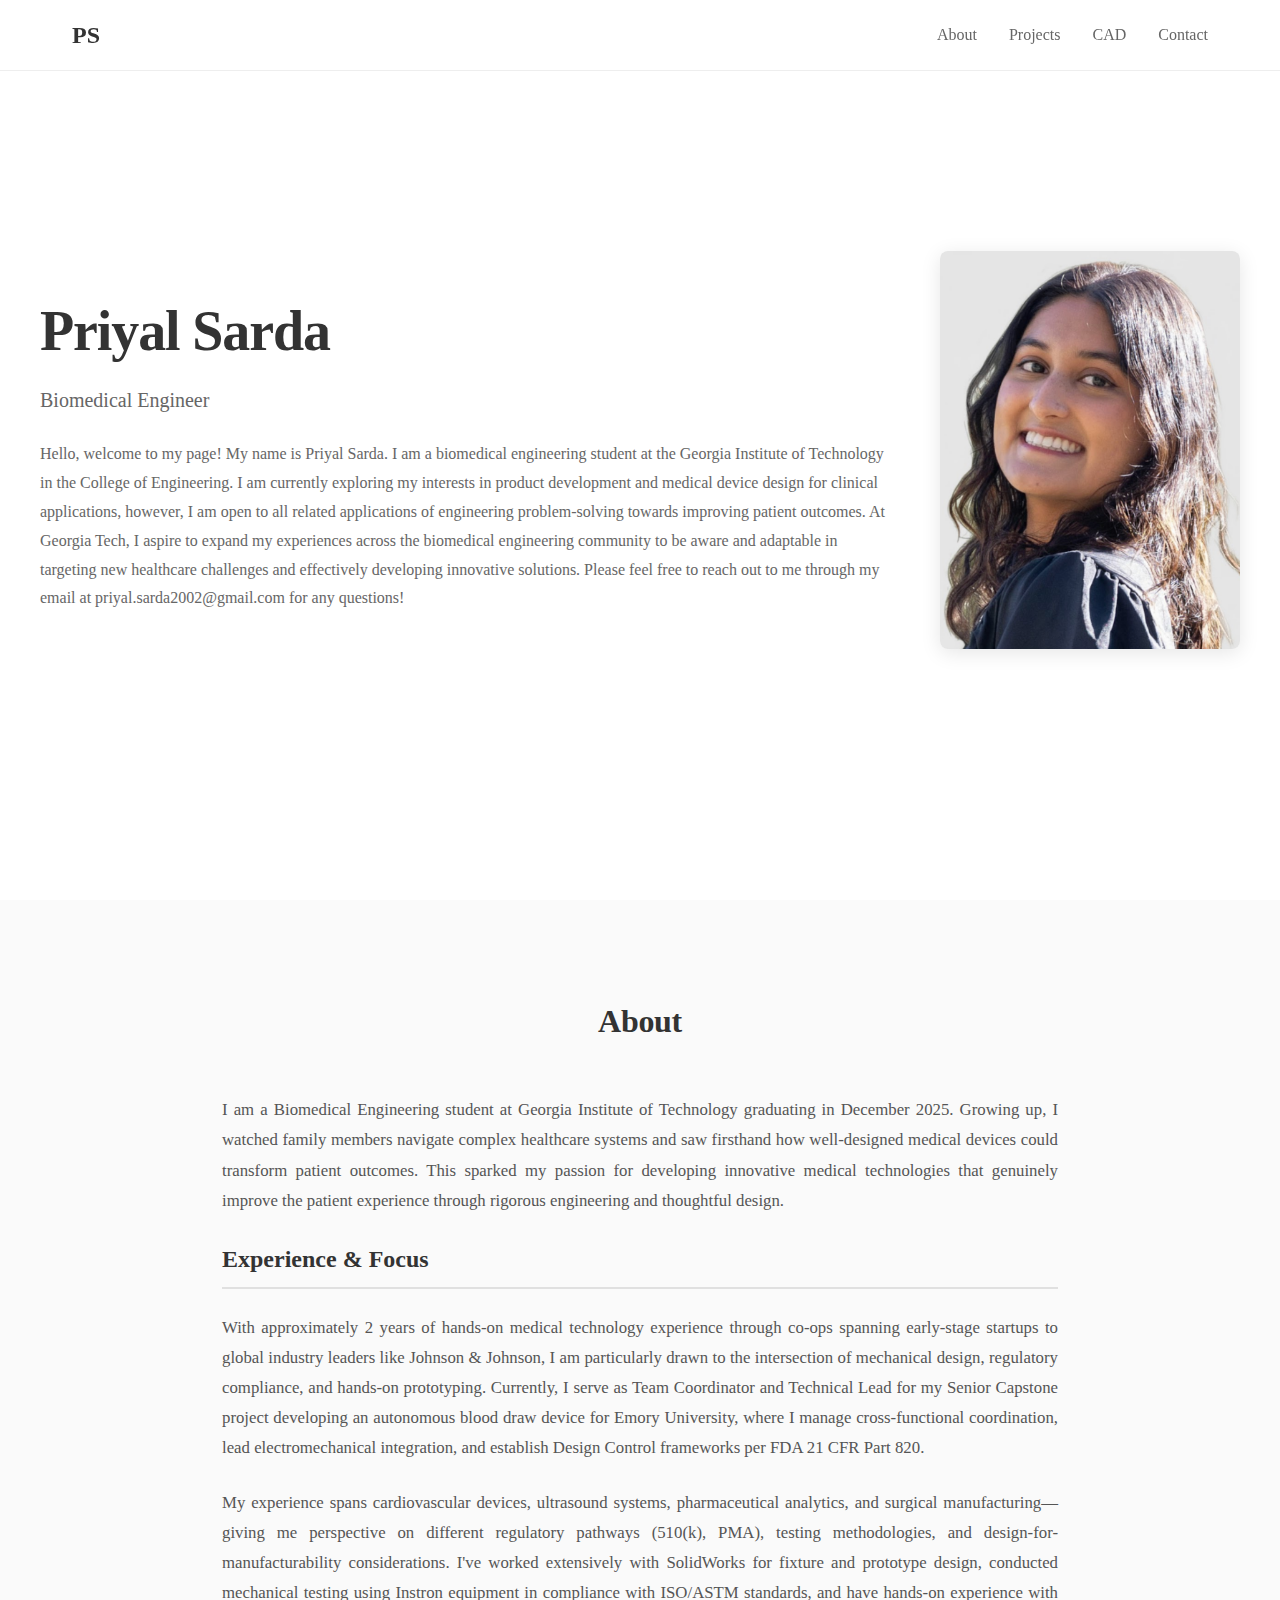
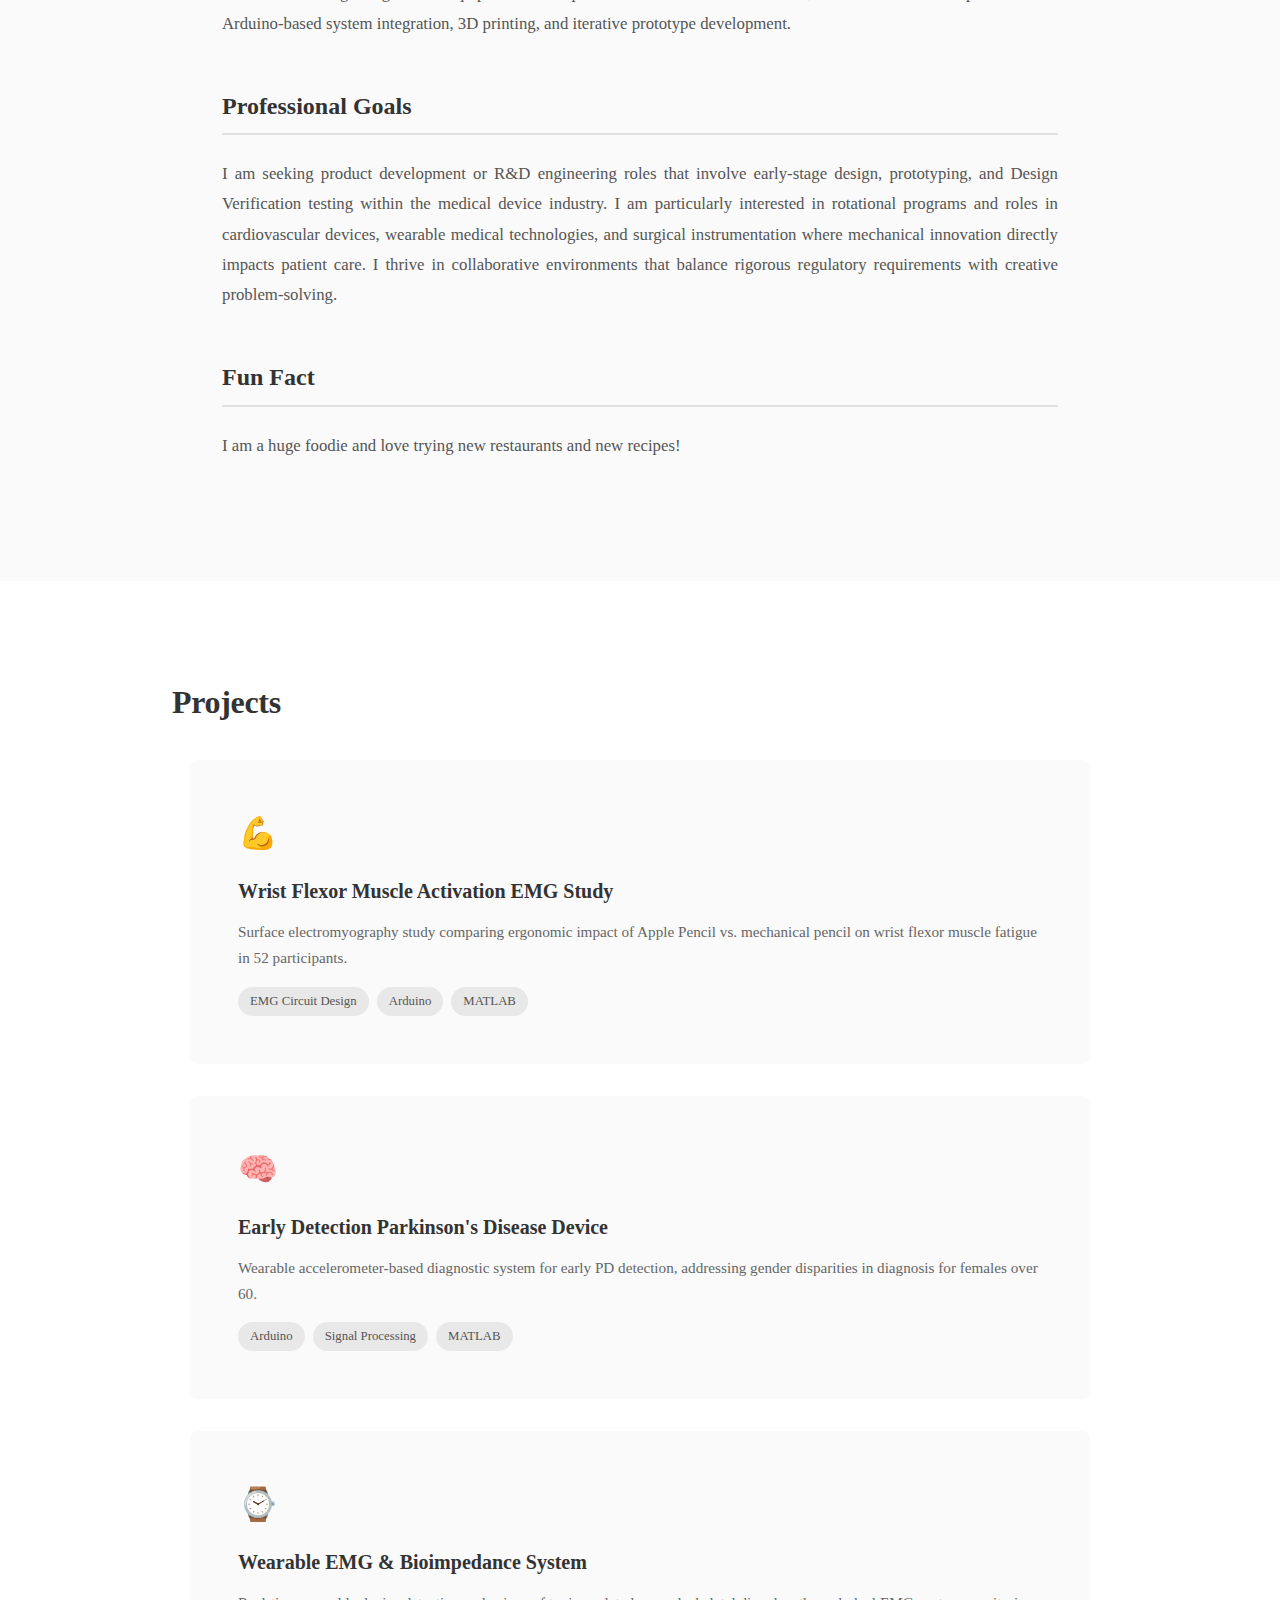
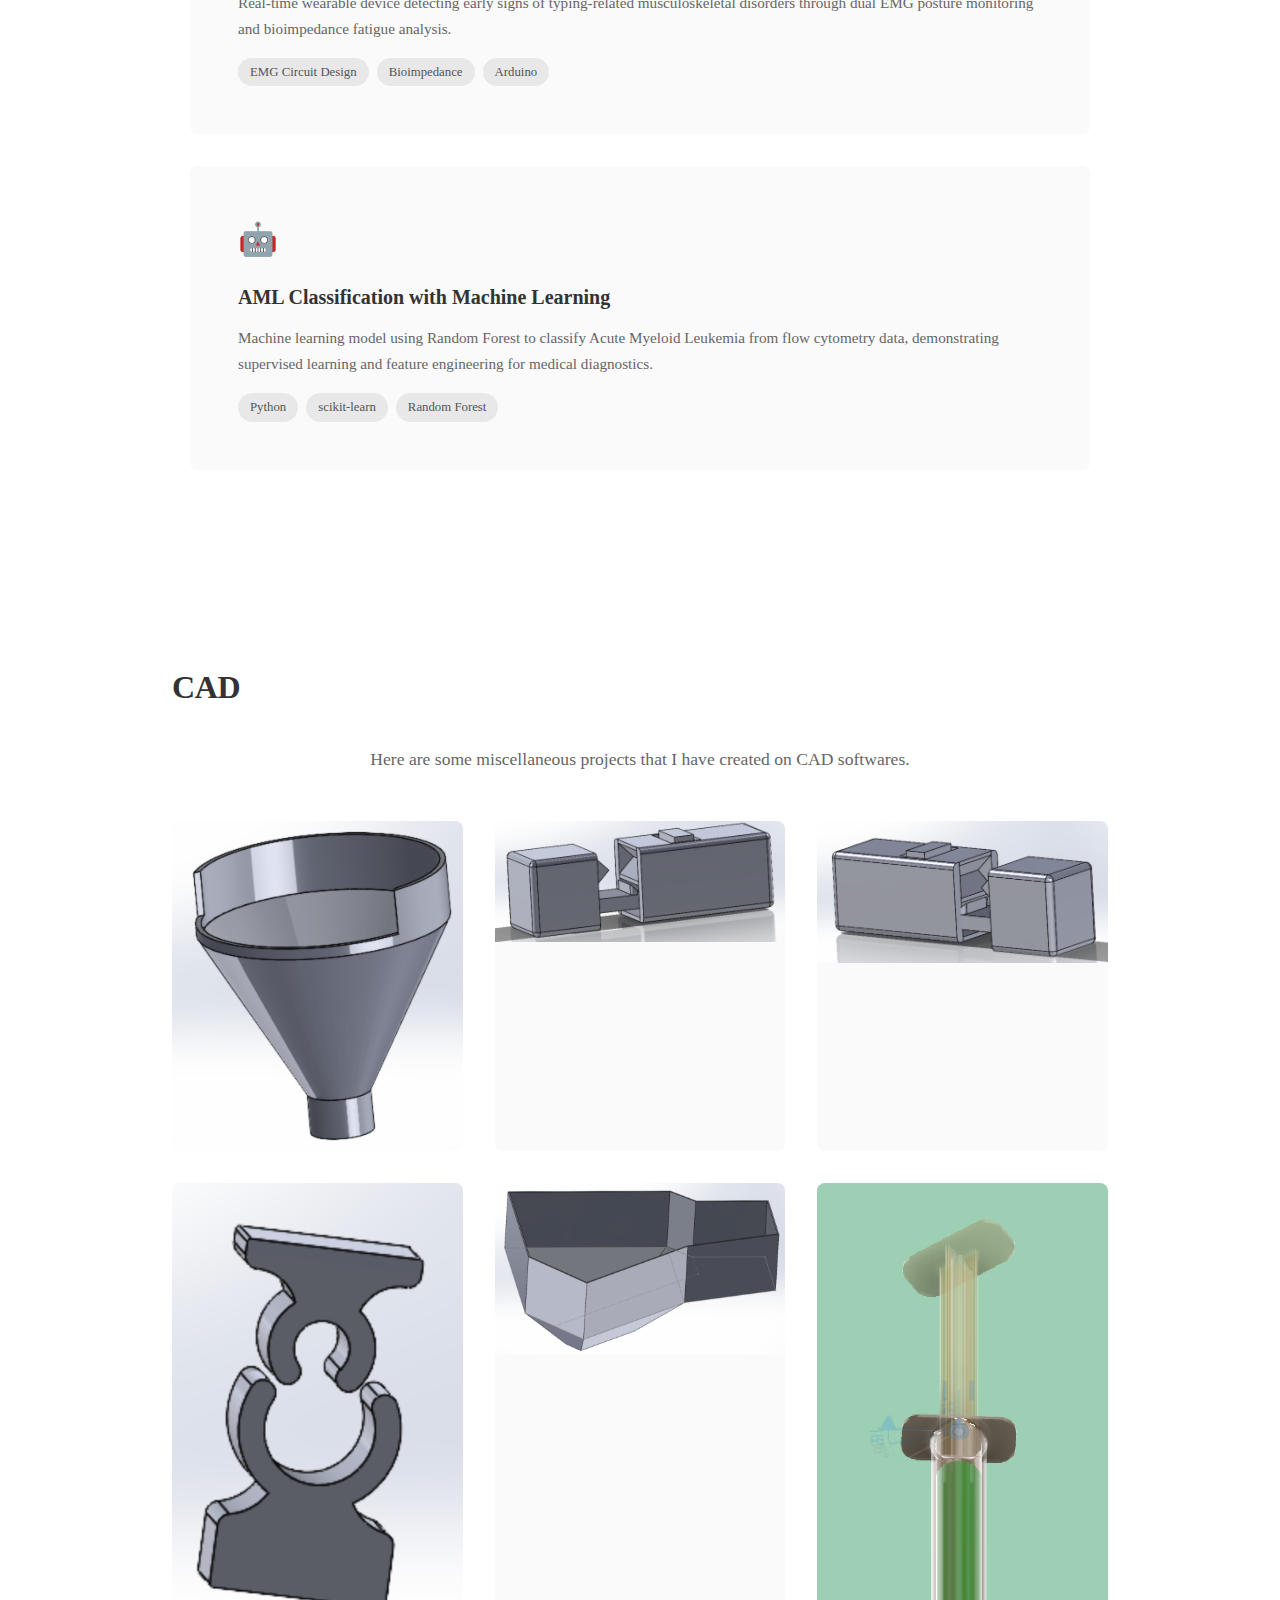
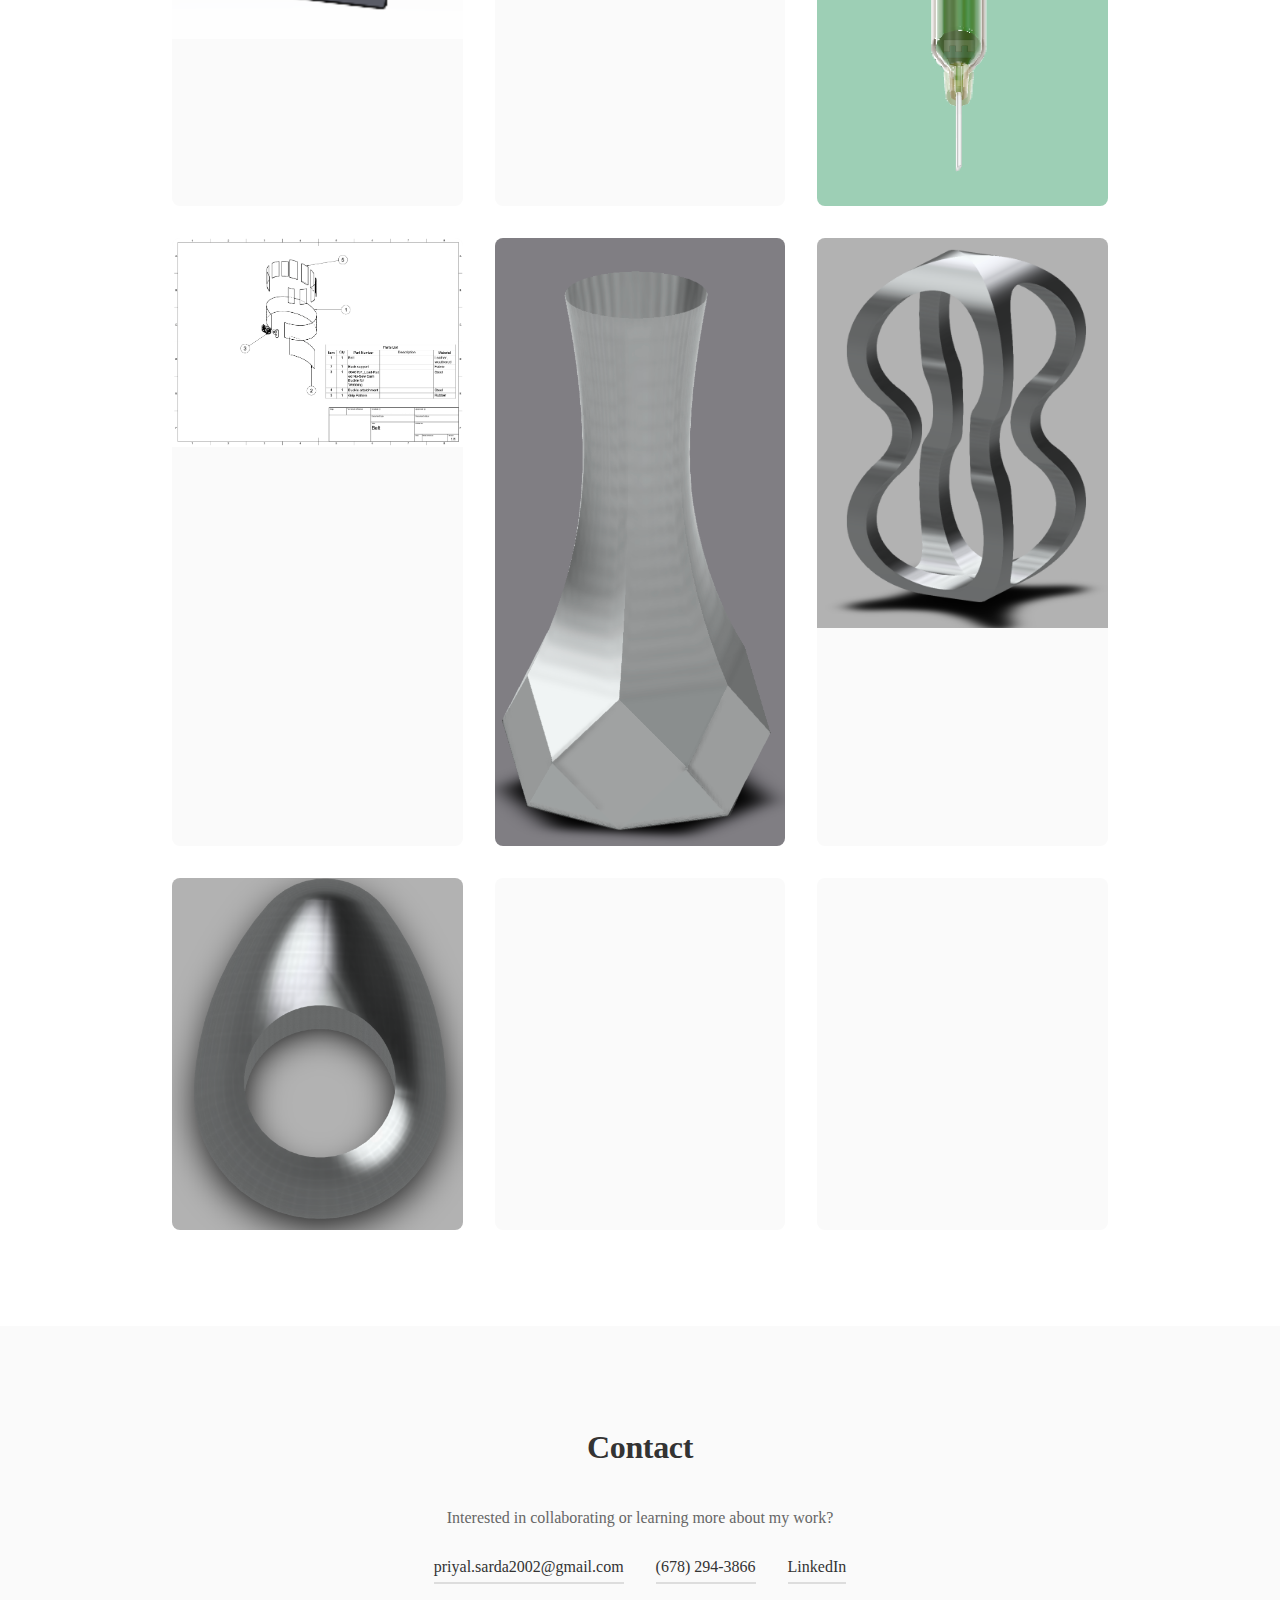
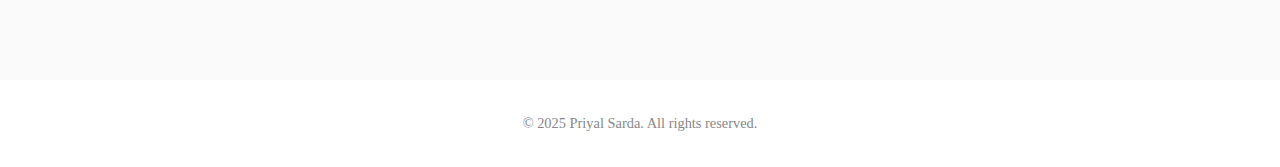
<file: index.html>
<!DOCTYPE html>
<html lang="en">
<head>
    <meta charset="UTF-8">
    <meta name="viewport" content="width=device-width, initial-scale=1.0">
    <title>Priyal Sarda | Biomedical Engineer</title>
    <link rel="stylesheet" href="styles.css">
</head>
<body>
    <nav>
        <div class="nav-content">
            <a href="#home" class="logo">PS</a>
            <ul>
                <li><a href="#about">About</a></li>
                <li><a href="#projects">Projects</a></li>
                <li><a href="#cad">CAD</a></li>
                <li><a href="#contact">Contact</a></li>
            </ul>
        </div>
    </nav>

    <section id="home" class="hero">
        <div class="hero-content">
            <div class="hero-text">
                <h1>Priyal Sarda</h1>
                <p class="subtitle">Biomedical Engineer</p>
                <p class="intro-text">
                    Hello, welcome to my page! My name is Priyal Sarda. I am a biomedical engineering student at the Georgia Institute of Technology in the College of Engineering. I am currently exploring my interests in product development and medical device design for clinical applications, however, I am open to all related applications of engineering problem-solving towards improving patient outcomes. At Georgia Tech, I aspire to expand my experiences across the biomedical engineering community to be aware and adaptable in targeting new healthcare challenges and effectively developing innovative solutions. Please feel free to reach out to me through my email at priyal.sarda2002@gmail.com for any questions!
                </p>
            </div>
            <img src="images/headshot.png" alt="Priyal Sarda" class="headshot">
        </div>
    </section>

    <section id="about" class="about">
        <div class="container">
            <h2>About</h2>

            <p>
                I am a Biomedical Engineering student at Georgia Institute of Technology graduating in December 2025. Growing up, I watched family members navigate complex healthcare systems and saw firsthand how well-designed medical devices could transform patient outcomes. This sparked my passion for developing innovative medical technologies that genuinely improve the patient experience through rigorous engineering and thoughtful design.
            </p>

            <h3>Experience & Focus</h3>
            <p>
                With approximately 2 years of hands-on medical technology experience through co-ops spanning early-stage startups to global industry leaders like Johnson & Johnson, I am particularly drawn to the intersection of mechanical design, regulatory compliance, and hands-on prototyping. Currently, I serve as Team Coordinator and Technical Lead for my Senior Capstone project developing an autonomous blood draw device for Emory University, where I manage cross-functional coordination, lead electromechanical integration, and establish Design Control frameworks per FDA 21 CFR Part 820.
            </p>
            <p>
                My experience spans cardiovascular devices, ultrasound systems, pharmaceutical analytics, and surgical manufacturing—giving me perspective on different regulatory pathways (510(k), PMA), testing methodologies, and design-for-manufacturability considerations. I've worked extensively with SolidWorks for fixture and prototype design, conducted mechanical testing using Instron equipment in compliance with ISO/ASTM standards, and have hands-on experience with Arduino-based system integration, 3D printing, and iterative prototype development.
            </p>

            <h3>Professional Goals</h3>
            <p>
                I am seeking product development or R&D engineering roles that involve early-stage design, prototyping, and Design Verification testing within the medical device industry. I am particularly interested in rotational programs and roles in cardiovascular devices, wearable medical technologies, and surgical instrumentation where mechanical innovation directly impacts patient care. I thrive in collaborative environments that balance rigorous regulatory requirements with creative problem-solving.
            </p>

            <h3>Fun Fact</h3>
            <p>
                I am a huge foodie and love trying new restaurants and new recipes!
            </p>
        </div>
    </section>

    <section id="projects" class="projects">
        <div class="container">
            <h2>Projects</h2>
            <div class="project-grid">
                <a href="emg-study.html" class="project-card" style="text-decoration: none; color: inherit;">
                    <div class="project-icon">💪</div>
                    <h3>Wrist Flexor Muscle Activation EMG Study</h3>
                    <p>
                        Surface electromyography study comparing ergonomic impact of Apple Pencil vs. mechanical pencil on wrist flexor muscle fatigue in 52 participants.
                    </p>
                    <div class="tech-stack">
                        <span>EMG Circuit Design</span>
                        <span>Arduino</span>
                        <span>MATLAB</span>
                    </div>
                </a>

                <a href="parkinsons-device.html" class="project-card" style="text-decoration: none; color: inherit;">
                    <div class="project-icon">🧠</div>
                    <h3>Early Detection Parkinson's Disease Device</h3>
                    <p>
                        Wearable accelerometer-based diagnostic system for early PD detection,
                        addressing gender disparities in diagnosis for females over 60.
                    </p>
                    <div class="tech-stack">
                        <span>Arduino</span>
                        <span>Signal Processing</span>
                        <span>MATLAB</span>
                    </div>
                </a>

                <a href="emg-bioimpedance-device.html" class="project-card" style="text-decoration: none; color: inherit;">
                    <div class="project-icon">⌚</div>
                    <h3>Wearable EMG & Bioimpedance System</h3>
                    <p>
                        Real-time wearable device detecting early signs of typing-related musculoskeletal disorders through dual EMG posture monitoring and bioimpedance fatigue analysis.
                    </p>
                    <div class="tech-stack">
                        <span>EMG Circuit Design</span>
                        <span>Bioimpedance</span>
                        <span>Arduino</span>
                    </div>
                </a>

                <a href="ml-aml-project.html" class="project-card" style="text-decoration: none; color: inherit;">
                    <div class="project-icon">🤖</div>
                    <h3>AML Classification with Machine Learning</h3>
                    <p>
                        Machine learning model using Random Forest to classify Acute Myeloid Leukemia from flow cytometry data, demonstrating supervised learning and feature engineering for medical diagnostics.
                    </p>
                    <div class="tech-stack">
                        <span>Python</span>
                        <span>scikit-learn</span>
                        <span>Random Forest</span>
                    </div>
                </a>
            </div>
        </div>
    </section>

    <section id="cad" class="cad">
        <div class="container">
            <h2>CAD</h2>
            <p class="cad-description">Here are some miscellaneous projects that I have created on CAD softwares.</p>

            <div class="cad-gallery">
                <div class="cad-item">
                    <img src="images/cad/cad1.png" alt="CAD Project">
                </div>
                <div class="cad-item">
                    <img src="images/cad/cad2.png" alt="CAD Project">
                </div>
                <div class="cad-item">
                    <img src="images/cad/cad3.png" alt="CAD Project">
                </div>
                <div class="cad-item">
                    <img src="images/cad/cad4.png" alt="CAD Project">
                </div>
                <div class="cad-item">
                    <img src="images/cad/cad5.png" alt="CAD Project">
                </div>
                <div class="cad-item">
                    <img src="images/cad/fusion360/fusion1.png" alt="Fusion 360 Project">
                </div>
                <div class="cad-item">
                    <img src="images/cad/fusion360/fusion2.png" alt="Fusion 360 Project">
                </div>
                <div class="cad-item">
                    <img src="images/cad/fusion360/fusion3.png" alt="Fusion 360 Project">
                </div>
                <div class="cad-item">
                    <img src="images/cad/fusion360/fusion4.png" alt="Fusion 360 Project">
                </div>
                <div class="cad-item">
                    <img src="images/cad/fusion360/fusion5.png" alt="Fusion 360 Project">
                </div>
                <div class="cad-item cad-video">
                    <iframe src="https://drive.google.com/file/d/1UbIsnyjpcstyT3wdJSItC2aiIyUpG2tu/preview" allow="autoplay"></iframe>
                </div>
                <div class="cad-item cad-video">
                    <iframe src="https://drive.google.com/file/d/172GqWINBXzCd8wmDUmV2bXWqevaNRUz0/preview" allow="autoplay"></iframe>
                </div>
            </div>
        </div>
    </section>

    <section id="contact" class="contact">
        <div class="container">
            <h2>Contact</h2>
            <p>Interested in collaborating or learning more about my work?</p>
            <div class="contact-links">
                <a href="mailto:priyal.sarda2002@gmail.com">priyal.sarda2002@gmail.com</a>
                <a href="tel:6782943866">(678) 294-3866</a>
                <a href="https://www.linkedin.com/in/priyal-sarda/" target="_blank">LinkedIn</a>
            </div>
        </div>
    </section>

    <footer>
        <p>&copy; 2025 Priyal Sarda. All rights reserved.</p>
    </footer>
</body>
</html>
</file>
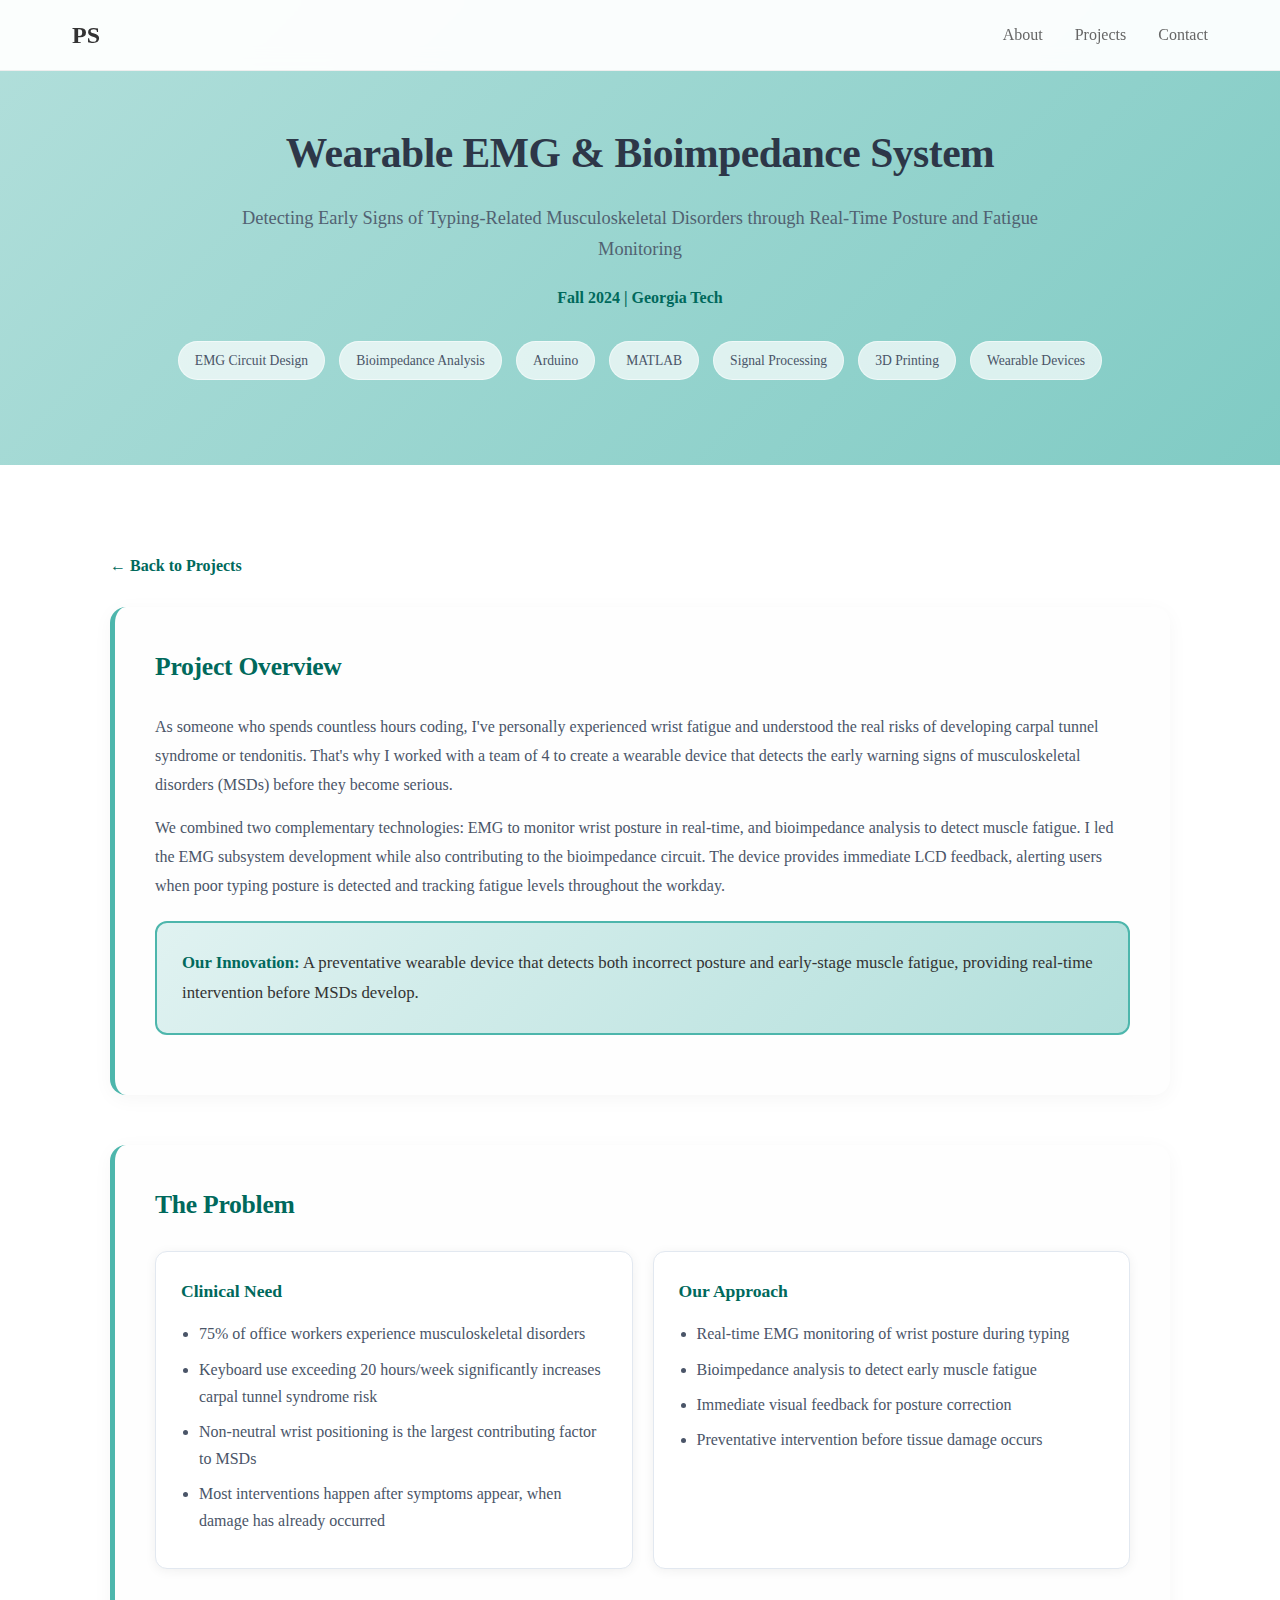
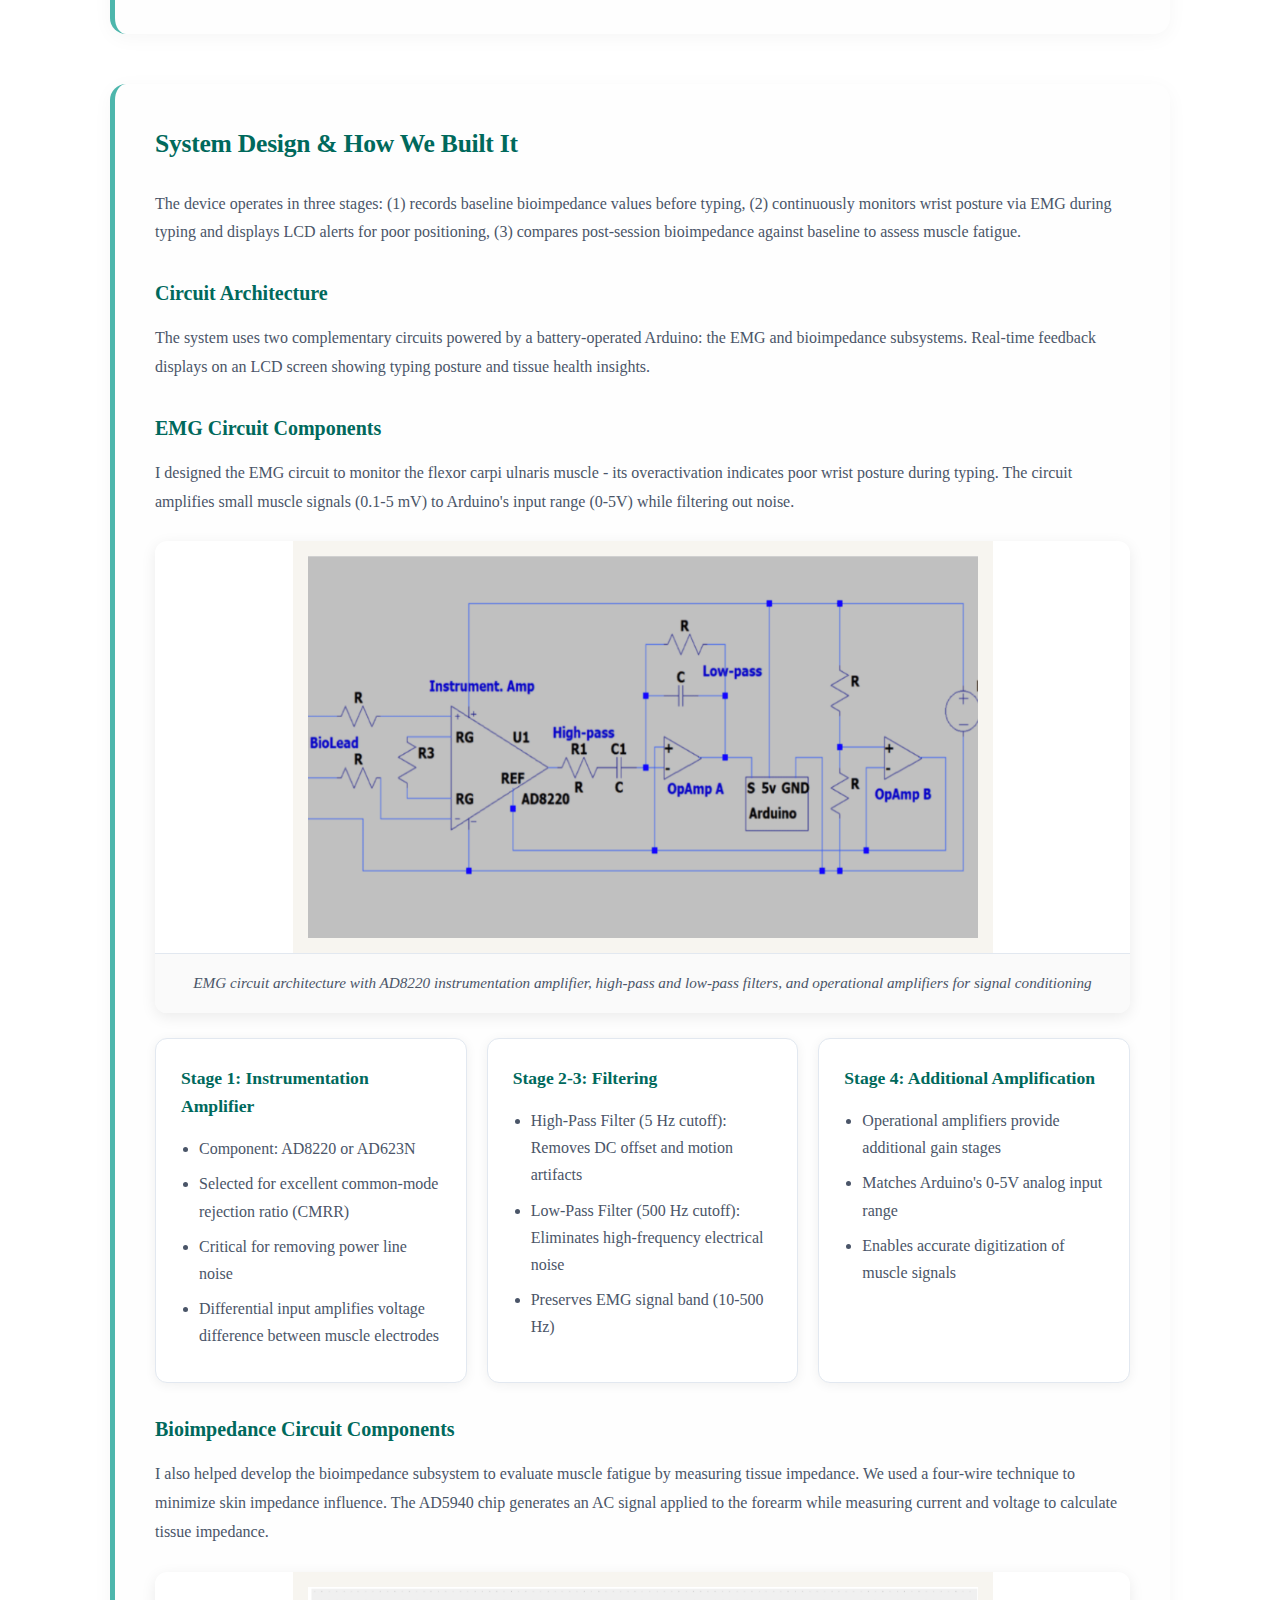
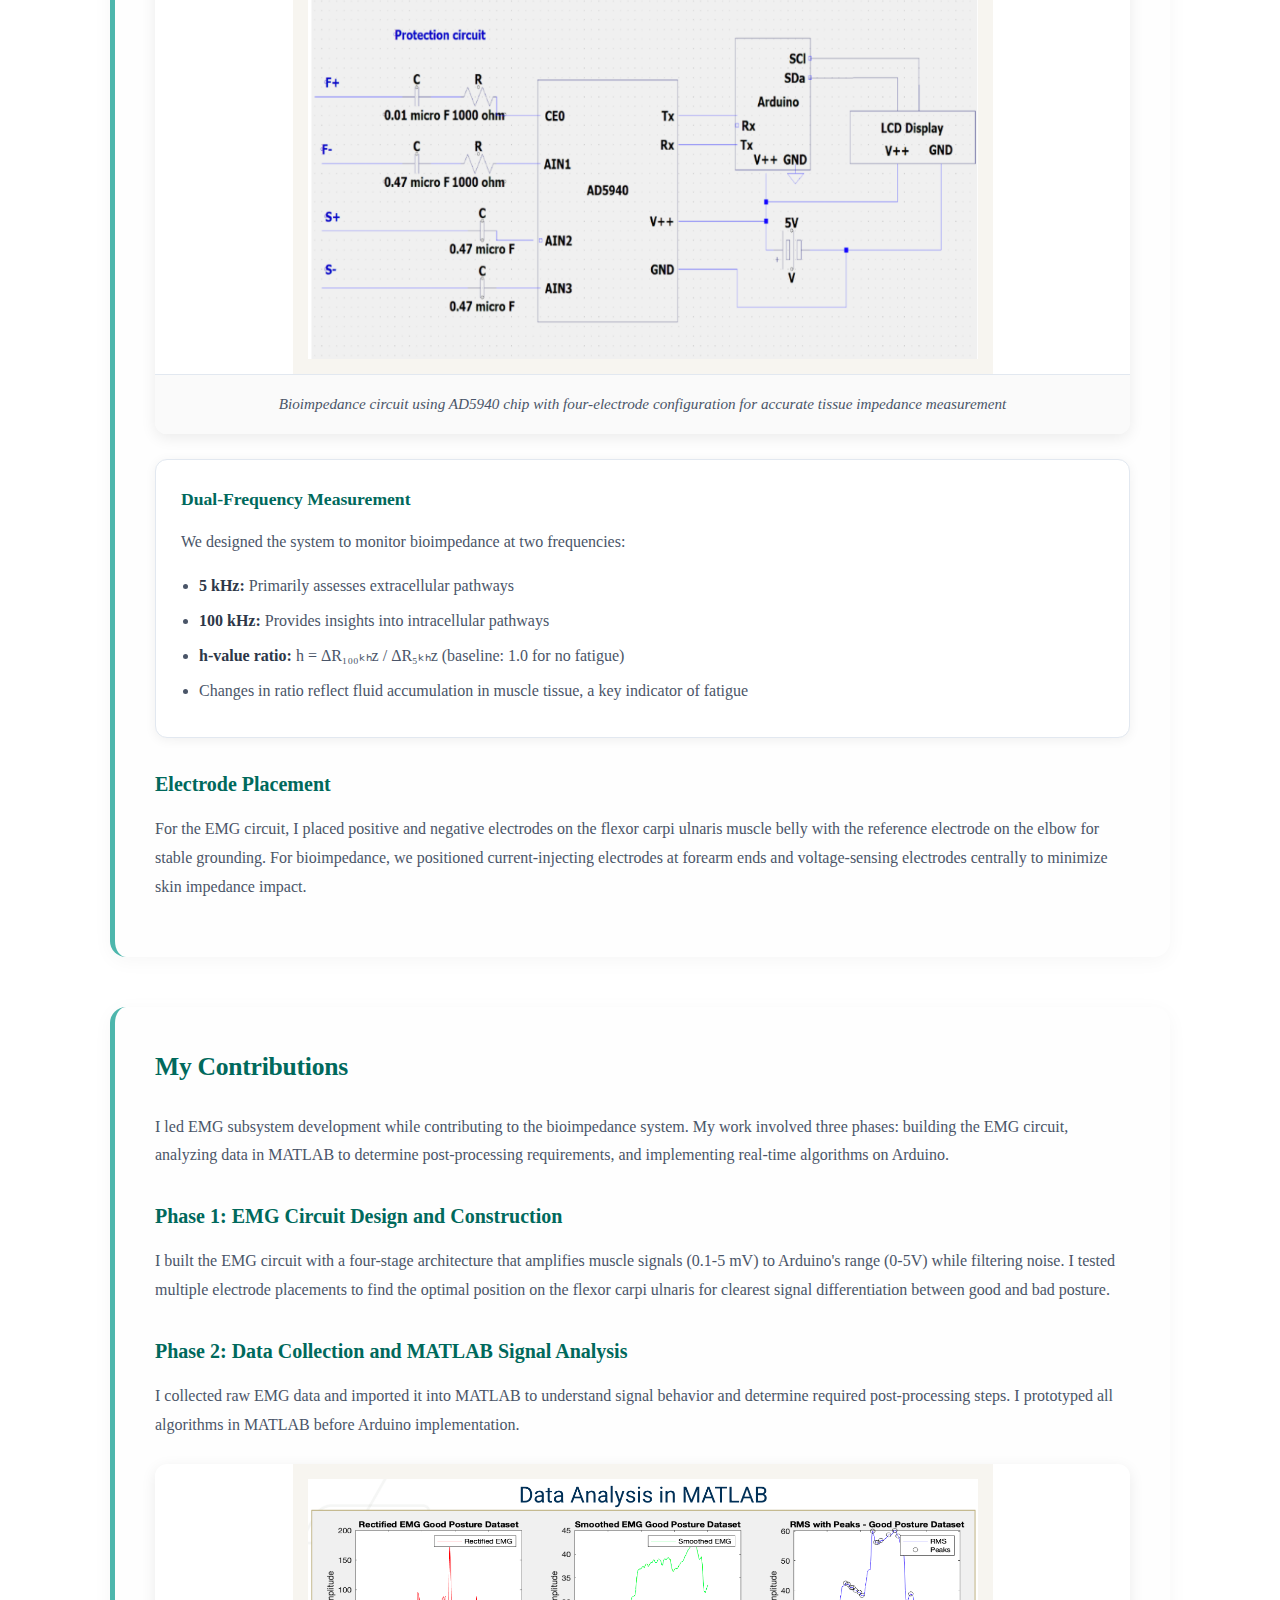
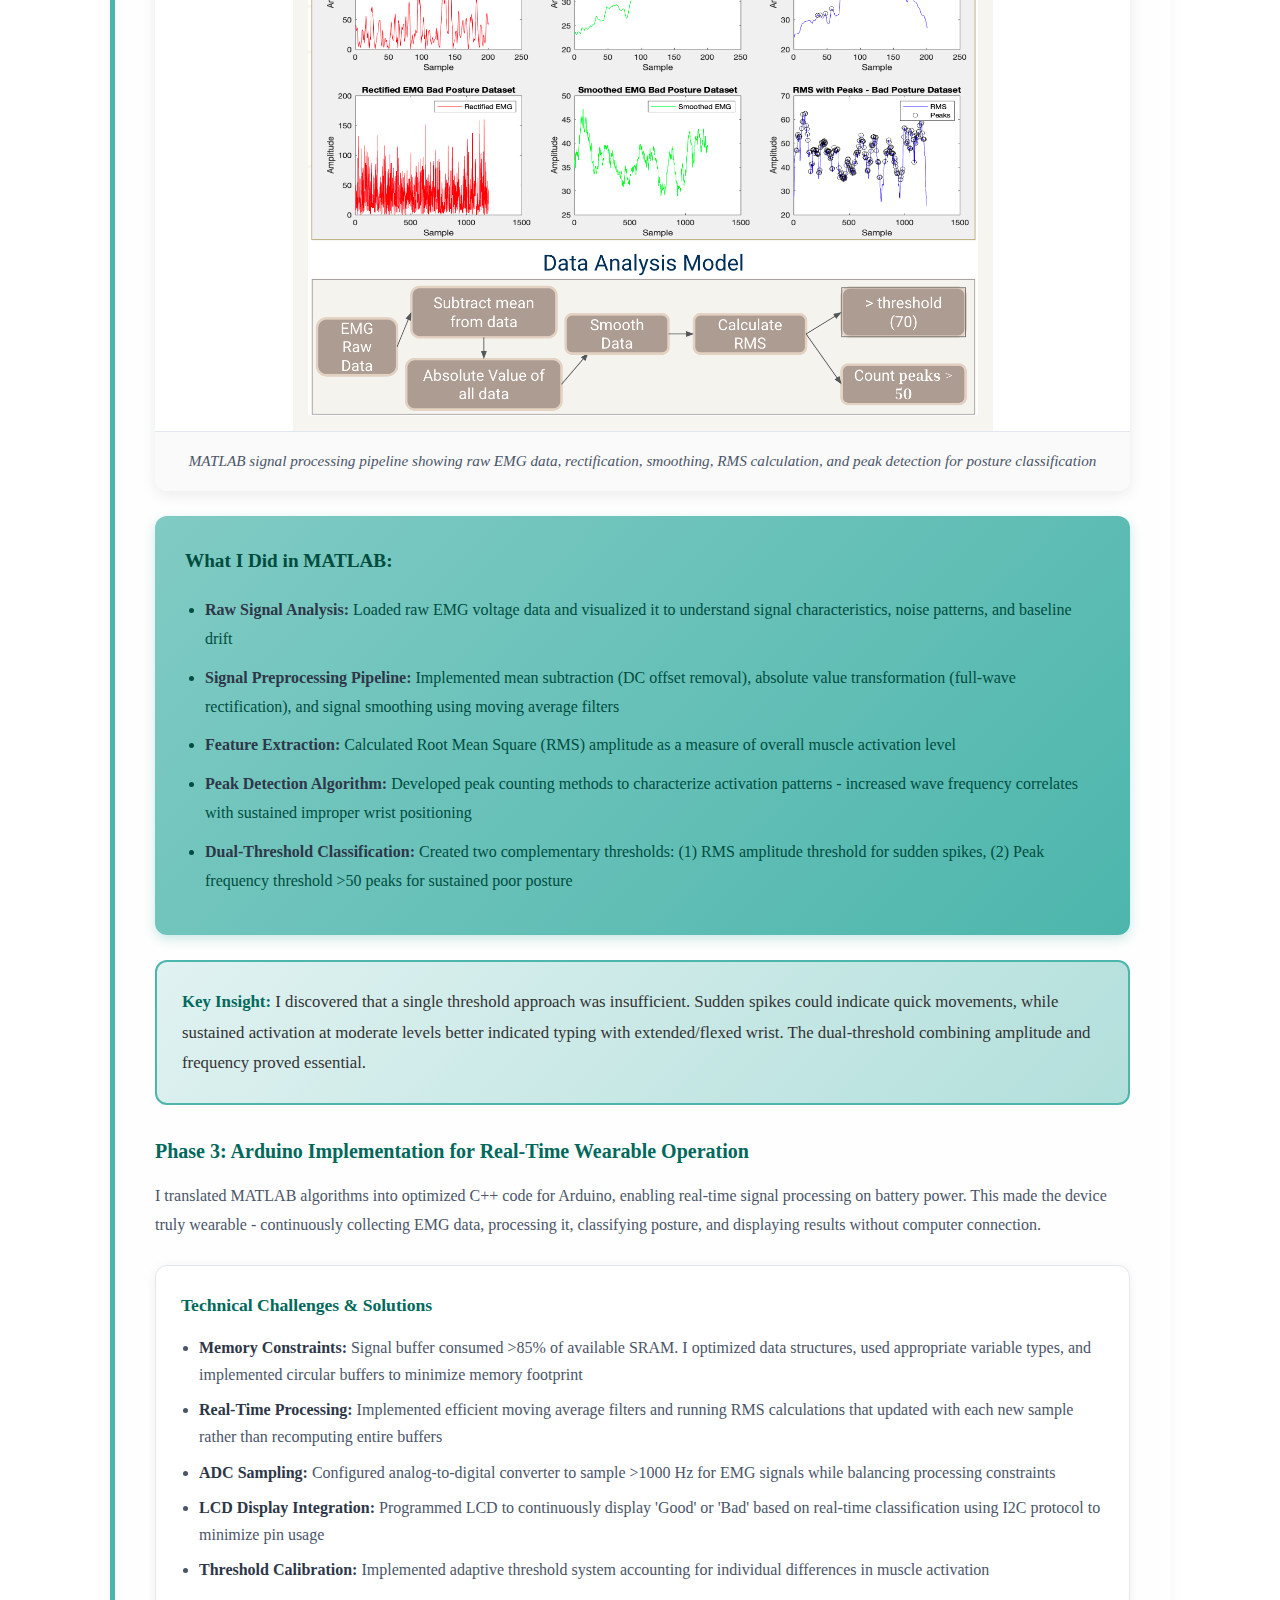
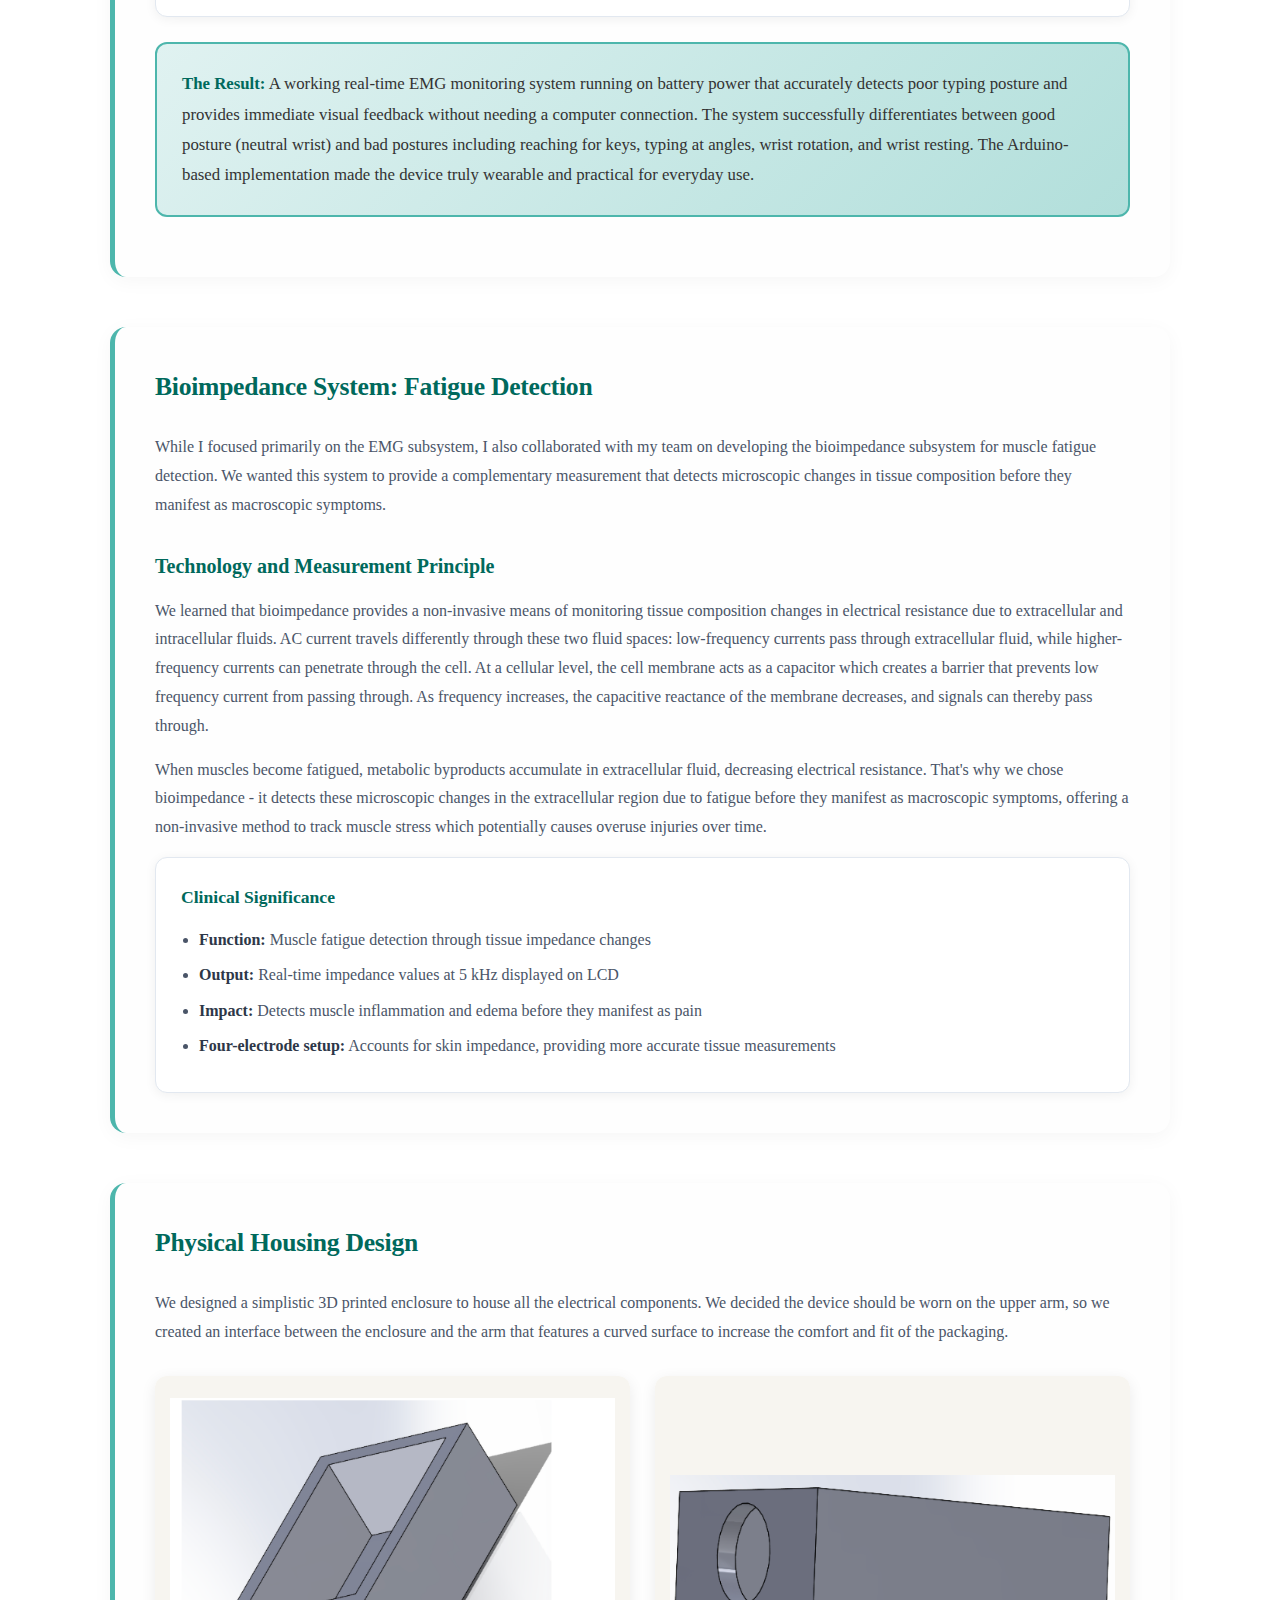
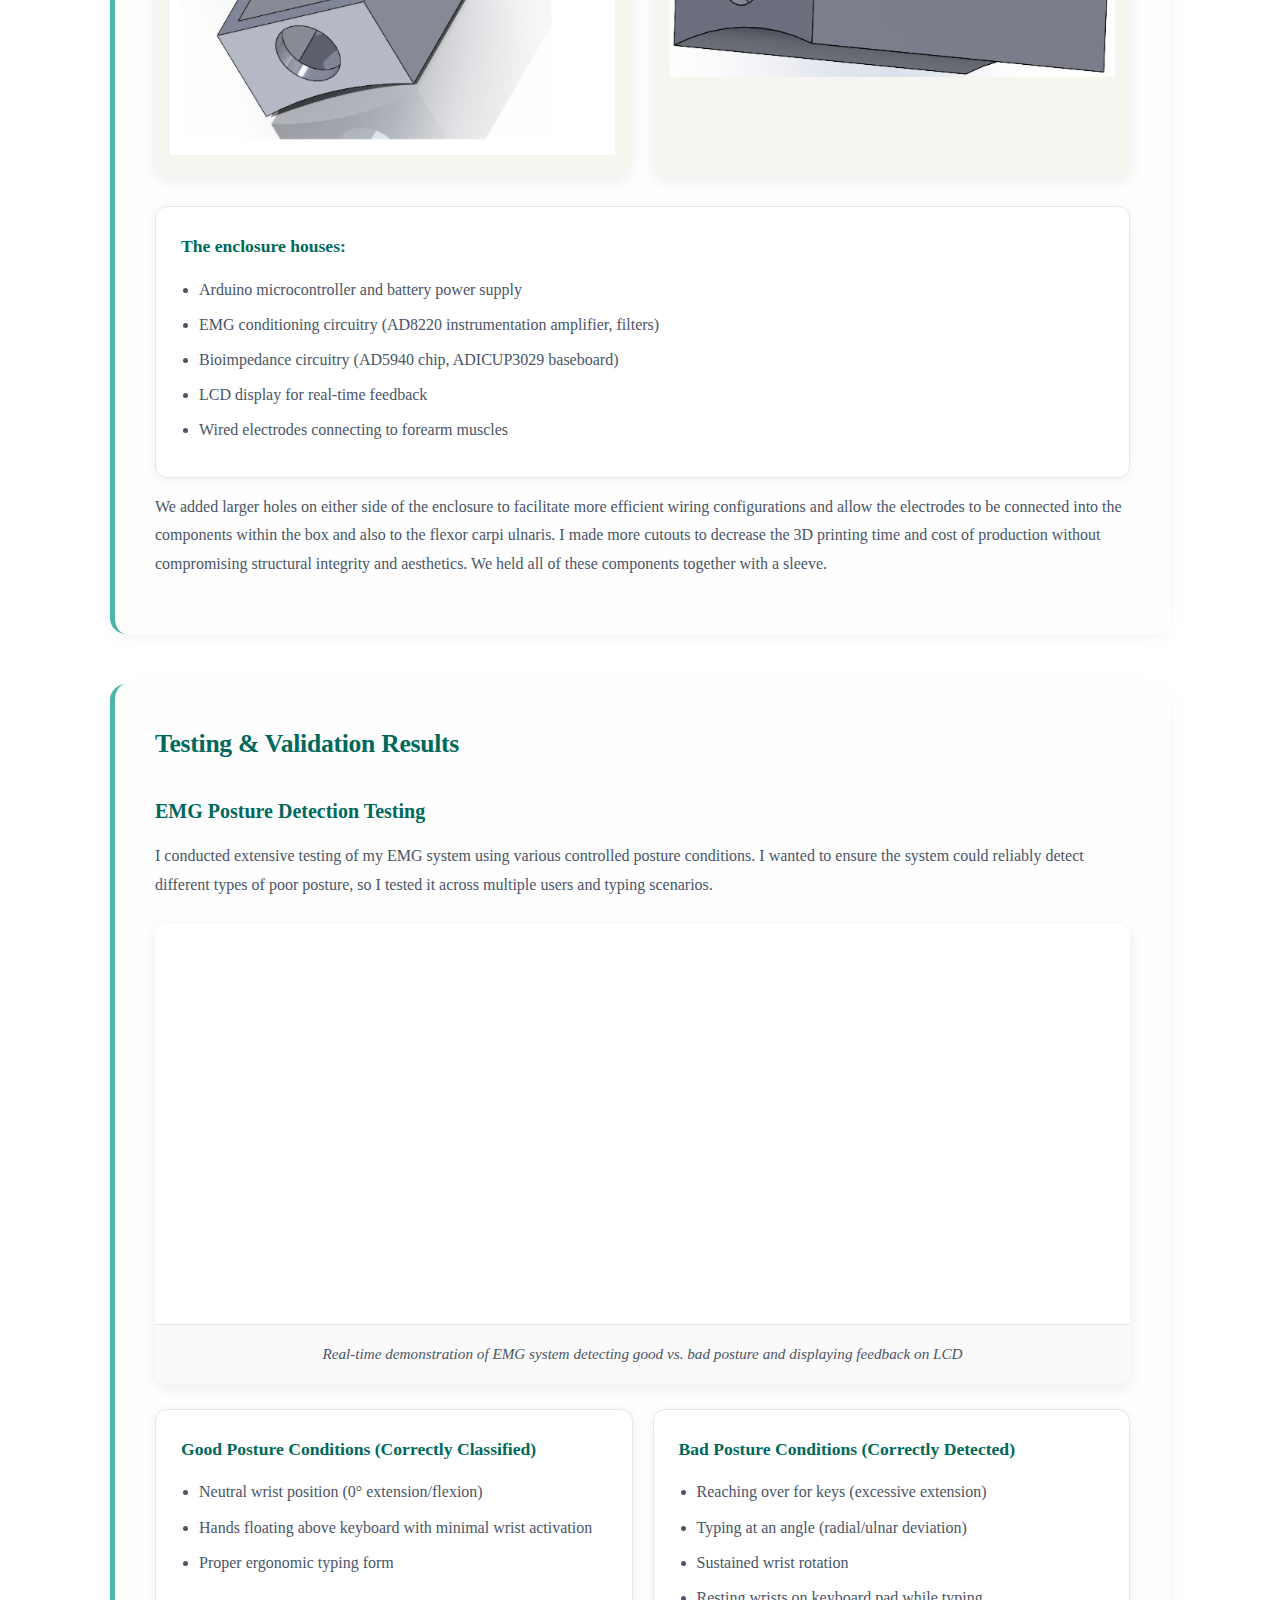
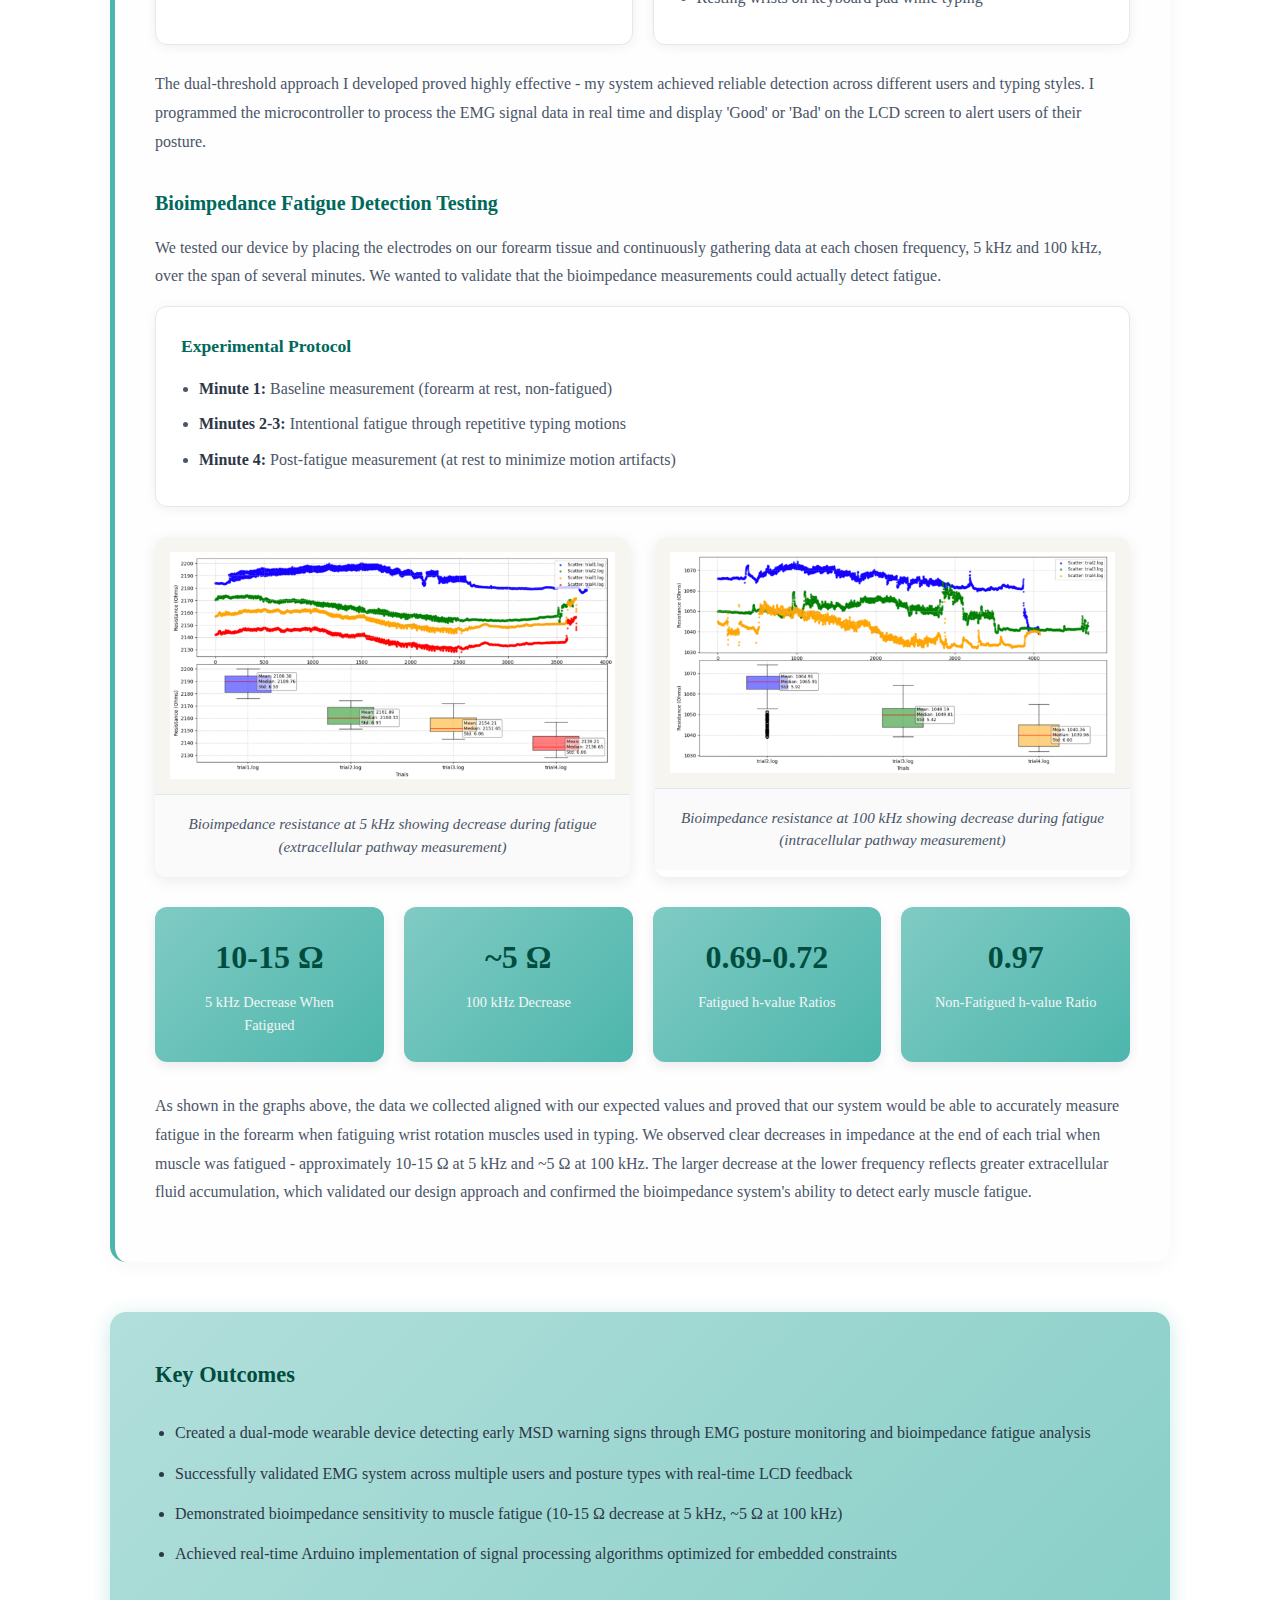
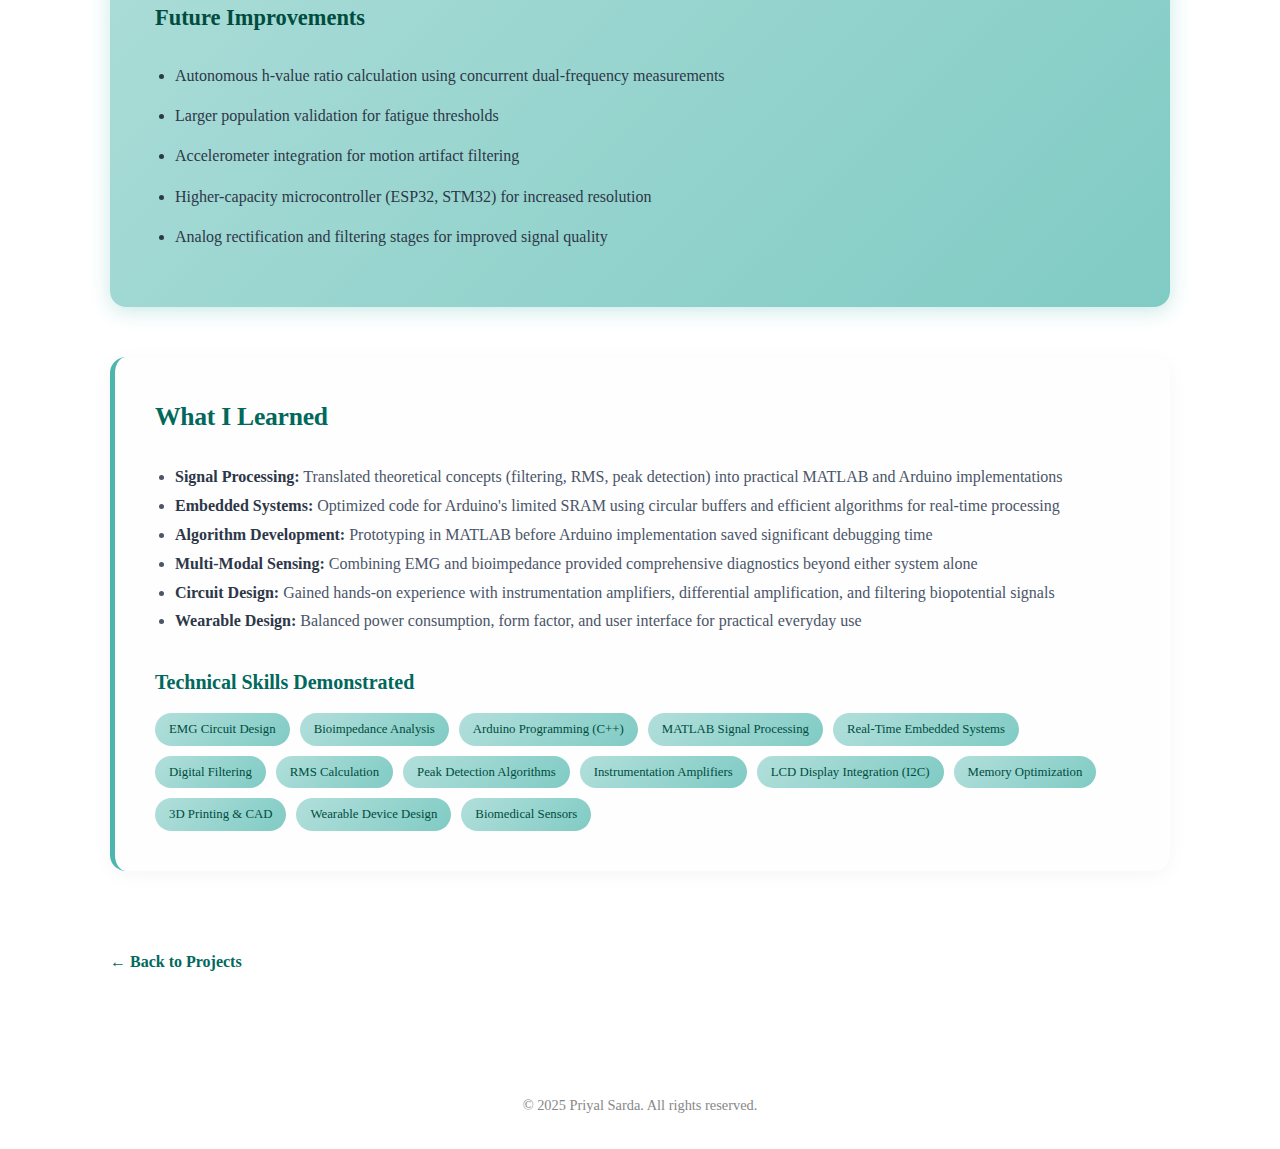
<file: emg-bioimpedance-device.html>
<!DOCTYPE html>
<html lang="en">
<head>
    <meta charset="UTF-8">
    <meta name="viewport" content="width=device-width, initial-scale=1.0">
    <title>Wearable EMG & Bioimpedance System | Portfolio</title>
    <link rel="stylesheet" href="styles.css">
    <style>
        .project-hero {
            background: linear-gradient(135deg, #b2dfdb 0%, #80cbc4 100%);
            padding: 120px 20px 80px;
            text-align: center;
            color: #2d3748;
        }
        .project-hero h1 {
            font-size: 2.6rem;
            margin-bottom: 1rem;
            font-weight: 700;
            letter-spacing: -0.5px;
        }
        .project-hero .subtitle {
            font-size: 1.15rem;
            opacity: 0.9;
            max-width: 800px;
            margin: 0 auto 20px;
            line-height: 1.7;
            color: #4a5568;
        }
        .project-hero .meta {
            font-size: 1rem;
            color: #00695c;
            font-weight: 600;
            margin-bottom: 25px;
        }
        .tech-tags {
            margin-top: 25px;
        }
        .tech-tags span {
            display: inline-block;
            background: rgba(255,255,255,0.7);
            color: #4a5568;
            padding: 8px 16px;
            border-radius: 25px;
            margin: 5px;
            font-size: 0.85rem;
            font-weight: 500;
            border: 1px solid rgba(255,255,255,0.5);
        }
        .project-content {
            max-width: 1100px;
            margin: 0 auto;
            padding: 60px 20px;
        }
        .section-card {
            margin-bottom: 50px;
            background: #fefefe;
            padding: 40px;
            border-radius: 16px;
            border-left: 5px solid #4db6ac;
            box-shadow: 0 4px 20px rgba(0,0,0,0.04);
        }
        .section-card h2 {
            font-size: 1.6rem;
            color: #00695c;
            margin: 0 0 25px 0;
            font-weight: 600;
        }
        .section-card h3 {
            font-size: 1.25rem;
            color: #00695c;
            margin: 30px 0 15px 0;
            font-weight: 600;
        }
        .section-card p {
            color: #4a5568;
            line-height: 1.8;
            margin: 15px 0;
        }
        .section-card strong {
            color: #2d3748;
        }
        .highlight-box {
            background: linear-gradient(135deg, #e0f2f1 0%, #b2dfdb 100%);
            padding: 25px;
            border-radius: 12px;
            border: 2px solid #4db6ac;
            margin: 20px 0;
            font-size: 1.05rem;
            line-height: 1.8;
        }
        .highlight-box strong {
            color: #00695c;
        }
        .info-grid {
            display: grid;
            grid-template-columns: repeat(auto-fit, minmax(280px, 1fr));
            gap: 20px;
            margin: 25px 0;
        }
        .info-card {
            background: white;
            padding: 25px;
            border-radius: 12px;
            box-shadow: 0 2px 12px rgba(0,0,0,0.06);
            border: 1px solid #e2e8f0;
        }
        .info-card h4 {
            color: #00695c;
            margin: 0 0 15px 0;
            font-size: 1.1rem;
            font-weight: 600;
        }
        .info-card ul {
            margin: 0;
            padding-left: 18px;
            line-height: 1.7;
            color: #4a5568;
        }
        .info-card li {
            margin: 8px 0;
        }
        .figure-container {
            background: white;
            border-radius: 12px;
            overflow: hidden;
            box-shadow: 0 4px 15px rgba(0,0,0,0.08);
            margin: 25px 0;
        }
        .figure-container img {
            width: 100%;
            max-width: 700px;
            display: block;
            margin: 0 auto;
            background: #f7f5f0;
            padding: 15px;
        }
        .figure-caption {
            padding: 18px;
            font-size: 0.95rem;
            color: #4a5568;
            text-align: center;
            border-top: 1px solid #e2e8f0;
            background: #fafafa;
            line-height: 1.5;
            font-style: italic;
        }
        .metrics-grid {
            display: grid;
            grid-template-columns: repeat(auto-fit, minmax(200px, 1fr));
            gap: 20px;
            margin: 30px 0;
        }
        .metric-card {
            background: linear-gradient(135deg, #80cbc4 0%, #4db6ac 100%);
            padding: 25px;
            border-radius: 12px;
            text-align: center;
            box-shadow: 0 4px 12px rgba(0,0,0,0.08);
        }
        .metric-value {
            font-size: 2rem;
            font-weight: bold;
            color: #004d40;
            margin-bottom: 8px;
        }
        .metric-label {
            color: #f5f5f5;
            font-size: 0.9rem;
            font-weight: 500;
        }
        .contributions-box {
            background: linear-gradient(135deg, #80cbc4 0%, #4db6ac 100%);
            color: #004d40;
            padding: 30px;
            border-radius: 12px;
            margin: 25px 0;
            box-shadow: 0 4px 12px rgba(77, 182, 172, 0.3);
        }
        .contributions-box h4 {
            margin: 0 0 20px 0;
            font-size: 1.2rem;
            font-weight: 600;
            color: #004d40;
        }
        .contributions-box ul {
            margin: 0;
            padding-left: 20px;
            line-height: 1.8;
        }
        .contributions-box li {
            margin: 10px 0;
        }
        .step-list {
            counter-reset: step-counter;
            list-style: none;
            padding-left: 0;
        }
        .step-list li {
            counter-increment: step-counter;
            position: relative;
            padding-left: 50px;
            margin: 20px 0;
            line-height: 1.7;
            color: #4a5568;
        }
        .step-list li::before {
            content: counter(step-counter);
            position: absolute;
            left: 0;
            top: 0;
            background: linear-gradient(135deg, #80cbc4 0%, #4db6ac 100%);
            color: white;
            width: 32px;
            height: 32px;
            border-radius: 50%;
            display: flex;
            align-items: center;
            justify-content: center;
            font-weight: 600;
            font-size: 0.9rem;
        }
        .conclusions {
            background: linear-gradient(135deg, #b2dfdb 0%, #80cbc4 100%);
            color: #2d3748;
            padding: 45px;
            border-radius: 16px;
            margin-top: 30px;
            box-shadow: 0 4px 20px rgba(77, 182, 172, 0.3);
        }
        .conclusions h3 {
            margin-bottom: 25px;
            font-weight: 600;
            font-size: 1.4rem;
            color: #004d40;
        }
        .conclusions ul {
            line-height: 1.9;
            padding-left: 20px;
        }
        .conclusions li {
            margin: 10px 0;
        }
        .back-link {
            display: inline-block;
            margin: 20px 0;
            color: #00695c;
            text-decoration: none;
            font-weight: 600;
            padding: 8px 0;
        }
        .back-link:hover {
            text-decoration: underline;
        }
        .skills-tags {
            display: flex;
            flex-wrap: wrap;
            gap: 10px;
            margin-top: 15px;
        }
        .skills-tags span {
            background: linear-gradient(135deg, #b2dfdb 0%, #80cbc4 100%);
            color: #004d40;
            padding: 6px 14px;
            border-radius: 20px;
            font-size: 0.8rem;
            font-weight: 500;
        }
        @media (max-width: 768px) {
            .project-hero h1 {
                font-size: 2rem;
            }
            .section-card {
                padding: 25px;
            }
        }
    </style>
</head>
<body>
    <nav>
        <div class="nav-content">
            <a href="index.html" class="logo">PS</a>
            <ul>
                <li><a href="index.html#about">About</a></li>
                <li><a href="index.html#projects">Projects</a></li>
                <li><a href="index.html#contact">Contact</a></li>
            </ul>
        </div>
    </nav>

    <section class="project-hero">
        <h1>Wearable EMG & Bioimpedance System</h1>
        <p class="subtitle">
            Detecting Early Signs of Typing-Related Musculoskeletal Disorders through Real-Time Posture and Fatigue Monitoring
        </p>
        <p class="meta">Fall 2024 | Georgia Tech</p>
        <div class="tech-tags">
            <span>EMG Circuit Design</span>
            <span>Bioimpedance Analysis</span>
            <span>Arduino</span>
            <span>MATLAB</span>
            <span>Signal Processing</span>
            <span>3D Printing</span>
            <span>Wearable Devices</span>
        </div>
    </section>

    <div class="project-content">
        <a href="index.html#projects" class="back-link">&larr; Back to Projects</a>

        <!-- Overview Section -->
        <section class="section-card">
            <h2>Project Overview</h2>
            <p>
                As someone who spends countless hours coding, I've personally experienced wrist fatigue and understood the real risks of developing carpal tunnel syndrome or tendonitis. That's why I worked with a team of 4 to create a wearable device that detects the early warning signs of musculoskeletal disorders (MSDs) before they become serious.
            </p>
            <p>
                We combined two complementary technologies: EMG to monitor wrist posture in real-time, and bioimpedance analysis to detect muscle fatigue. I led the EMG subsystem development while also contributing to the bioimpedance circuit. The device provides immediate LCD feedback, alerting users when poor typing posture is detected and tracking fatigue levels throughout the workday.
            </p>

            <div class="highlight-box">
                <strong>Our Innovation:</strong> A preventative wearable device that detects both incorrect posture and early-stage muscle fatigue, providing real-time intervention before MSDs develop.
            </div>
        </section>

        <!-- The Problem -->
        <section class="section-card">
            <h2>The Problem</h2>
            <div class="info-grid">
                <div class="info-card">
                    <h4>Clinical Need</h4>
                    <ul>
                        <li>75% of office workers experience musculoskeletal disorders</li>
                        <li>Keyboard use exceeding 20 hours/week significantly increases carpal tunnel syndrome risk</li>
                        <li>Non-neutral wrist positioning is the largest contributing factor to MSDs</li>
                        <li>Most interventions happen after symptoms appear, when damage has already occurred</li>
                    </ul>
                </div>
                <div class="info-card">
                    <h4>Our Approach</h4>
                    <ul>
                        <li>Real-time EMG monitoring of wrist posture during typing</li>
                        <li>Bioimpedance analysis to detect early muscle fatigue</li>
                        <li>Immediate visual feedback for posture correction</li>
                        <li>Preventative intervention before tissue damage occurs</li>
                    </ul>
                </div>
            </div>
        </section>

        <!-- System Design -->
        <section class="section-card">
            <h2>System Design & How We Built It</h2>
            <p>
                The device operates in three stages: (1) records baseline bioimpedance values before typing, (2) continuously monitors wrist posture via EMG during typing and displays LCD alerts for poor positioning, (3) compares post-session bioimpedance against baseline to assess muscle fatigue.
            </p>

            <h3>Circuit Architecture</h3>
            <p>
                The system uses two complementary circuits powered by a battery-operated Arduino: the EMG and bioimpedance subsystems. Real-time feedback displays on an LCD screen showing typing posture and tissue health insights.
            </p>

            <h3>EMG Circuit Components</h3>
            <p>
                I designed the EMG circuit to monitor the flexor carpi ulnaris muscle - its overactivation indicates poor wrist posture during typing. The circuit amplifies small muscle signals (0.1-5 mV) to Arduino's input range (0-5V) while filtering out noise.
            </p>

            <div class="figure-container">
                <img src="images/bioimpedance-project/emg-circuit.png" alt="EMG circuit architecture diagram">
                <div class="figure-caption">EMG circuit architecture with AD8220 instrumentation amplifier, high-pass and low-pass filters, and operational amplifiers for signal conditioning</div>
            </div>

            <div class="info-grid">
                <div class="info-card">
                    <h4>Stage 1: Instrumentation Amplifier</h4>
                    <ul>
                        <li>Component: AD8220 or AD623N</li>
                        <li>Selected for excellent common-mode rejection ratio (CMRR)</li>
                        <li>Critical for removing power line noise</li>
                        <li>Differential input amplifies voltage difference between muscle electrodes</li>
                    </ul>
                </div>
                <div class="info-card">
                    <h4>Stage 2-3: Filtering</h4>
                    <ul>
                        <li>High-Pass Filter (5 Hz cutoff): Removes DC offset and motion artifacts</li>
                        <li>Low-Pass Filter (500 Hz cutoff): Eliminates high-frequency electrical noise</li>
                        <li>Preserves EMG signal band (10-500 Hz)</li>
                    </ul>
                </div>
                <div class="info-card">
                    <h4>Stage 4: Additional Amplification</h4>
                    <ul>
                        <li>Operational amplifiers provide additional gain stages</li>
                        <li>Matches Arduino's 0-5V analog input range</li>
                        <li>Enables accurate digitization of muscle signals</li>
                    </ul>
                </div>
            </div>

            <h3>Bioimpedance Circuit Components</h3>
            <p>
                I also helped develop the bioimpedance subsystem to evaluate muscle fatigue by measuring tissue impedance. We used a four-wire technique to minimize skin impedance influence. The AD5940 chip generates an AC signal applied to the forearm while measuring current and voltage to calculate tissue impedance.
            </p>

            <div class="figure-container">
                <img src="images/bioimpedance-project/bioimpedance-circuit.png" alt="Bioimpedance circuit diagram">
                <div class="figure-caption">Bioimpedance circuit using AD5940 chip with four-electrode configuration for accurate tissue impedance measurement</div>
            </div>

            <div class="info-card">
                <h4>Dual-Frequency Measurement</h4>
                <p>We designed the system to monitor bioimpedance at two frequencies:</p>
                <ul>
                    <li><strong>5 kHz:</strong> Primarily assesses extracellular pathways</li>
                    <li><strong>100 kHz:</strong> Provides insights into intracellular pathways</li>
                    <li><strong>h-value ratio:</strong> h = ΔR₁₀₀ₖₕz / ΔR₅ₖₕz (baseline: 1.0 for no fatigue)</li>
                    <li>Changes in ratio reflect fluid accumulation in muscle tissue, a key indicator of fatigue</li>
                </ul>
            </div>

            <h3>Electrode Placement</h3>
            <p>
                For the EMG circuit, I placed positive and negative electrodes on the flexor carpi ulnaris muscle belly with the reference electrode on the elbow for stable grounding. For bioimpedance, we positioned current-injecting electrodes at forearm ends and voltage-sensing electrodes centrally to minimize skin impedance impact.
            </p>
        </section>

        <!-- My Contributions -->
        <section class="section-card" style="margin-top: 50px;">
            <h2>My Contributions</h2>
            <p>
                I led EMG subsystem development while contributing to the bioimpedance system. My work involved three phases: building the EMG circuit, analyzing data in MATLAB to determine post-processing requirements, and implementing real-time algorithms on Arduino.
            </p>

            <h3>Phase 1: EMG Circuit Design and Construction</h3>
            <p>
                I built the EMG circuit with a four-stage architecture that amplifies muscle signals (0.1-5 mV) to Arduino's range (0-5V) while filtering noise. I tested multiple electrode placements to find the optimal position on the flexor carpi ulnaris for clearest signal differentiation between good and bad posture.
            </p>

            <h3>Phase 2: Data Collection and MATLAB Signal Analysis</h3>
            <p>
                I collected raw EMG data and imported it into MATLAB to understand signal behavior and determine required post-processing steps. I prototyped all algorithms in MATLAB before Arduino implementation.
            </p>

            <div class="figure-container">
                <img src="images/bioimpedance-project/emg-model-analysis.png" alt="MATLAB signal processing pipeline">
                <div class="figure-caption">MATLAB signal processing pipeline showing raw EMG data, rectification, smoothing, RMS calculation, and peak detection for posture classification</div>
            </div>

            <div class="contributions-box">
                <h4>What I Did in MATLAB:</h4>
                <ul>
                    <li><strong>Raw Signal Analysis:</strong> Loaded raw EMG voltage data and visualized it to understand signal characteristics, noise patterns, and baseline drift</li>
                    <li><strong>Signal Preprocessing Pipeline:</strong> Implemented mean subtraction (DC offset removal), absolute value transformation (full-wave rectification), and signal smoothing using moving average filters</li>
                    <li><strong>Feature Extraction:</strong> Calculated Root Mean Square (RMS) amplitude as a measure of overall muscle activation level</li>
                    <li><strong>Peak Detection Algorithm:</strong> Developed peak counting methods to characterize activation patterns - increased wave frequency correlates with sustained improper wrist positioning</li>
                    <li><strong>Dual-Threshold Classification:</strong> Created two complementary thresholds: (1) RMS amplitude threshold for sudden spikes, (2) Peak frequency threshold >50 peaks for sustained poor posture</li>
                </ul>
            </div>

            <div class="highlight-box">
                <strong>Key Insight:</strong> I discovered that a single threshold approach was insufficient. Sudden spikes could indicate quick movements, while sustained activation at moderate levels better indicated typing with extended/flexed wrist. The dual-threshold combining amplitude and frequency proved essential.
            </div>

            <h3>Phase 3: Arduino Implementation for Real-Time Wearable Operation</h3>
            <p>
                I translated MATLAB algorithms into optimized C++ code for Arduino, enabling real-time signal processing on battery power. This made the device truly wearable - continuously collecting EMG data, processing it, classifying posture, and displaying results without computer connection.
            </p>

            <div class="info-grid">
                <div class="info-card">
                    <h4>Technical Challenges & Solutions</h4>
                    <ul>
                        <li><strong>Memory Constraints:</strong> Signal buffer consumed >85% of available SRAM. I optimized data structures, used appropriate variable types, and implemented circular buffers to minimize memory footprint</li>
                        <li><strong>Real-Time Processing:</strong> Implemented efficient moving average filters and running RMS calculations that updated with each new sample rather than recomputing entire buffers</li>
                        <li><strong>ADC Sampling:</strong> Configured analog-to-digital converter to sample >1000 Hz for EMG signals while balancing processing constraints</li>
                        <li><strong>LCD Display Integration:</strong> Programmed LCD to continuously display 'Good' or 'Bad' based on real-time classification using I2C protocol to minimize pin usage</li>
                        <li><strong>Threshold Calibration:</strong> Implemented adaptive threshold system accounting for individual differences in muscle activation</li>
                    </ul>
                </div>
            </div>

            <div class="highlight-box">
                <strong>The Result:</strong> A working real-time EMG monitoring system running on battery power that accurately detects poor typing posture and provides immediate visual feedback without needing a computer connection. The system successfully differentiates between good posture (neutral wrist) and bad postures including reaching for keys, typing at angles, wrist rotation, and wrist resting. The Arduino-based implementation made the device truly wearable and practical for everyday use.
            </div>
        </section>

        <!-- Bioimpedance System -->
        <section class="section-card">
            <h2>Bioimpedance System: Fatigue Detection</h2>
            <p>
                While I focused primarily on the EMG subsystem, I also collaborated with my team on developing the bioimpedance subsystem for muscle fatigue detection. We wanted this system to provide a complementary measurement that detects microscopic changes in tissue composition before they manifest as macroscopic symptoms.
            </p>

            <h3>Technology and Measurement Principle</h3>
            <p>
                We learned that bioimpedance provides a non-invasive means of monitoring tissue composition changes in electrical resistance due to extracellular and intracellular fluids. AC current travels differently through these two fluid spaces: low-frequency currents pass through extracellular fluid, while higher-frequency currents can penetrate through the cell. At a cellular level, the cell membrane acts as a capacitor which creates a barrier that prevents low frequency current from passing through. As frequency increases, the capacitive reactance of the membrane decreases, and signals can thereby pass through.
            </p>
            <p>
                When muscles become fatigued, metabolic byproducts accumulate in extracellular fluid, decreasing electrical resistance. That's why we chose bioimpedance - it detects these microscopic changes in the extracellular region due to fatigue before they manifest as macroscopic symptoms, offering a non-invasive method to track muscle stress which potentially causes overuse injuries over time.
            </p>

            <div class="info-card">
                <h4>Clinical Significance</h4>
                <ul>
                    <li><strong>Function:</strong> Muscle fatigue detection through tissue impedance changes</li>
                    <li><strong>Output:</strong> Real-time impedance values at 5 kHz displayed on LCD</li>
                    <li><strong>Impact:</strong> Detects muscle inflammation and edema before they manifest as pain</li>
                    <li><strong>Four-electrode setup:</strong> Accounts for skin impedance, providing more accurate tissue measurements</li>
                </ul>
            </div>
        </section>

        <!-- Physical Housing -->
        <section class="section-card">
            <h2>Physical Housing Design</h2>
            <p>
                We designed a simplistic 3D printed enclosure to house all the electrical components. We decided the device should be worn on the upper arm, so we created an interface between the enclosure and the arm that features a curved surface to increase the comfort and fit of the packaging.
            </p>

            <div style="display: grid; grid-template-columns: 1fr 1fr; gap: 25px; margin: 30px 0;">
                <div style="background: white; border-radius: 12px; overflow: hidden; box-shadow: 0 4px 15px rgba(0,0,0,0.08);">
                    <img src="images/bioimpedance-project/housing1.png" alt="3D CAD model of device enclosure - top view" style="width: 100%; height: 400px; object-fit: contain; background: #f7f5f0; padding: 15px; display: block;">
                </div>
                <div style="background: white; border-radius: 12px; overflow: hidden; box-shadow: 0 4px 15px rgba(0,0,0,0.08);">
                    <img src="images/bioimpedance-project/housing2.png" alt="3D CAD model of device enclosure - side view" style="width: 100%; height: 400px; object-fit: contain; background: #f7f5f0; padding: 15px; display: block;">
                </div>
            </div>

            <div class="info-card">
                <h4>The enclosure houses:</h4>
                <ul>
                    <li>Arduino microcontroller and battery power supply</li>
                    <li>EMG conditioning circuitry (AD8220 instrumentation amplifier, filters)</li>
                    <li>Bioimpedance circuitry (AD5940 chip, ADICUP3029 baseboard)</li>
                    <li>LCD display for real-time feedback</li>
                    <li>Wired electrodes connecting to forearm muscles</li>
                </ul>
            </div>

            <p>
                We added larger holes on either side of the enclosure to facilitate more efficient wiring configurations and allow the electrodes to be connected into the components within the box and also to the flexor carpi ulnaris. I made more cutouts to decrease the 3D printing time and cost of production without compromising structural integrity and aesthetics. We held all of these components together with a sleeve.
            </p>
        </section>

        <!-- Testing & Validation -->
        <section class="section-card">
            <h2>Testing & Validation Results</h2>

            <h3>EMG Posture Detection Testing</h3>
            <p>
                I conducted extensive testing of my EMG system using various controlled posture conditions. I wanted to ensure the system could reliably detect different types of poor posture, so I tested it across multiple users and typing scenarios.
            </p>

            <div class="figure-container">
                <iframe src="https://drive.google.com/file/d/14SE-U_NXd-svBRckDenrfyhpYQeMgRml/preview" style="width: 100%; max-width: 700px; height: 400px; display: block; margin: 0 auto; border: none; border-radius: 8px;" allow="autoplay"></iframe>
                <div class="figure-caption">Real-time demonstration of EMG system detecting good vs. bad posture and displaying feedback on LCD</div>
            </div>

            <div class="info-grid">
                <div class="info-card">
                    <h4>Good Posture Conditions (Correctly Classified)</h4>
                    <ul>
                        <li>Neutral wrist position (0° extension/flexion)</li>
                        <li>Hands floating above keyboard with minimal wrist activation</li>
                        <li>Proper ergonomic typing form</li>
                    </ul>
                </div>
                <div class="info-card">
                    <h4>Bad Posture Conditions (Correctly Detected)</h4>
                    <ul>
                        <li>Reaching over for keys (excessive extension)</li>
                        <li>Typing at an angle (radial/ulnar deviation)</li>
                        <li>Sustained wrist rotation</li>
                        <li>Resting wrists on keyboard pad while typing</li>
                    </ul>
                </div>
            </div>

            <p>
                The dual-threshold approach I developed proved highly effective - my system achieved reliable detection across different users and typing styles. I programmed the microcontroller to process the EMG signal data in real time and display 'Good' or 'Bad' on the LCD screen to alert users of their posture.
            </p>

            <h3>Bioimpedance Fatigue Detection Testing</h3>
            <p>
                We tested our device by placing the electrodes on our forearm tissue and continuously gathering data at each chosen frequency, 5 kHz and 100 kHz, over the span of several minutes. We wanted to validate that the bioimpedance measurements could actually detect fatigue.
            </p>

            <div class="info-card">
                <h4>Experimental Protocol</h4>
                <ul>
                    <li><strong>Minute 1:</strong> Baseline measurement (forearm at rest, non-fatigued)</li>
                    <li><strong>Minutes 2-3:</strong> Intentional fatigue through repetitive typing motions</li>
                    <li><strong>Minute 4:</strong> Post-fatigue measurement (at rest to minimize motion artifacts)</li>
                </ul>
            </div>

            <div style="display: grid; grid-template-columns: 1fr 1fr; gap: 25px; margin: 30px 0;">
                <div class="figure-container" style="margin: 0;">
                    <img src="images/bioimpedance-project/5kHz.png" alt="Bioimpedance resistance over time at 5 kHz">
                    <div class="figure-caption">Bioimpedance resistance at 5 kHz showing decrease during fatigue (extracellular pathway measurement)</div>
                </div>
                <div class="figure-container" style="margin: 0;">
                    <img src="images/bioimpedance-project/100kHz.png" alt="Bioimpedance resistance over time at 100 kHz">
                    <div class="figure-caption">Bioimpedance resistance at 100 kHz showing decrease during fatigue (intracellular pathway measurement)</div>
                </div>
            </div>

            <div class="metrics-grid">
                <div class="metric-card">
                    <div class="metric-value">10-15 Ω</div>
                    <div class="metric-label">5 kHz Decrease When Fatigued</div>
                </div>
                <div class="metric-card">
                    <div class="metric-value">~5 Ω</div>
                    <div class="metric-label">100 kHz Decrease</div>
                </div>
                <div class="metric-card">
                    <div class="metric-value">0.69-0.72</div>
                    <div class="metric-label">Fatigued h-value Ratios</div>
                </div>
                <div class="metric-card">
                    <div class="metric-value">0.97</div>
                    <div class="metric-label">Non-Fatigued h-value Ratio</div>
                </div>
            </div>

            <p>
                As shown in the graphs above, the data we collected aligned with our expected values and proved that our system would be able to accurately measure fatigue in the forearm when fatiguing wrist rotation muscles used in typing. We observed clear decreases in impedance at the end of each trial when muscle was fatigued - approximately 10-15 Ω at 5 kHz and ~5 Ω at 100 kHz. The larger decrease at the lower frequency reflects greater extracellular fluid accumulation, which validated our design approach and confirmed the bioimpedance system's ability to detect early muscle fatigue.
            </p>
        </section>

        <!-- Conclusions -->
        <section class="conclusions">
            <h3>Key Outcomes</h3>
            <ul>
                <li>Created a dual-mode wearable device detecting early MSD warning signs through EMG posture monitoring and bioimpedance fatigue analysis</li>
                <li>Successfully validated EMG system across multiple users and posture types with real-time LCD feedback</li>
                <li>Demonstrated bioimpedance sensitivity to muscle fatigue (10-15 Ω decrease at 5 kHz, ~5 Ω at 100 kHz)</li>
                <li>Achieved real-time Arduino implementation of signal processing algorithms optimized for embedded constraints</li>
            </ul>

            <h3 style="margin-top: 30px;">Future Improvements</h3>
            <ul>
                <li>Autonomous h-value ratio calculation using concurrent dual-frequency measurements</li>
                <li>Larger population validation for fatigue thresholds</li>
                <li>Accelerometer integration for motion artifact filtering</li>
                <li>Higher-capacity microcontroller (ESP32, STM32) for increased resolution</li>
                <li>Analog rectification and filtering stages for improved signal quality</li>
            </ul>
        </section>

        <!-- What I Learned -->
        <section class="section-card" style="margin-top: 50px;">
            <h2>What I Learned</h2>
            <ul style="color: #4a5568; line-height: 1.8; padding-left: 20px;">
                <li><strong>Signal Processing:</strong> Translated theoretical concepts (filtering, RMS, peak detection) into practical MATLAB and Arduino implementations</li>
                <li><strong>Embedded Systems:</strong> Optimized code for Arduino's limited SRAM using circular buffers and efficient algorithms for real-time processing</li>
                <li><strong>Algorithm Development:</strong> Prototyping in MATLAB before Arduino implementation saved significant debugging time</li>
                <li><strong>Multi-Modal Sensing:</strong> Combining EMG and bioimpedance provided comprehensive diagnostics beyond either system alone</li>
                <li><strong>Circuit Design:</strong> Gained hands-on experience with instrumentation amplifiers, differential amplification, and filtering biopotential signals</li>
                <li><strong>Wearable Design:</strong> Balanced power consumption, form factor, and user interface for practical everyday use</li>
            </ul>

            <h3>Technical Skills Demonstrated</h3>
            <div class="skills-tags">
                <span>EMG Circuit Design</span>
                <span>Bioimpedance Analysis</span>
                <span>Arduino Programming (C++)</span>
                <span>MATLAB Signal Processing</span>
                <span>Real-Time Embedded Systems</span>
                <span>Digital Filtering</span>
                <span>RMS Calculation</span>
                <span>Peak Detection Algorithms</span>
                <span>Instrumentation Amplifiers</span>
                <span>LCD Display Integration (I2C)</span>
                <span>Memory Optimization</span>
                <span>3D Printing & CAD</span>
                <span>Wearable Device Design</span>
                <span>Biomedical Sensors</span>
            </div>
        </section>

        <a href="index.html#projects" class="back-link">&larr; Back to Projects</a>
    </div>

    <footer>
        <p>&copy; 2025 Priyal Sarda. All rights reserved.</p>
    </footer>
</body>
</html>
</file>
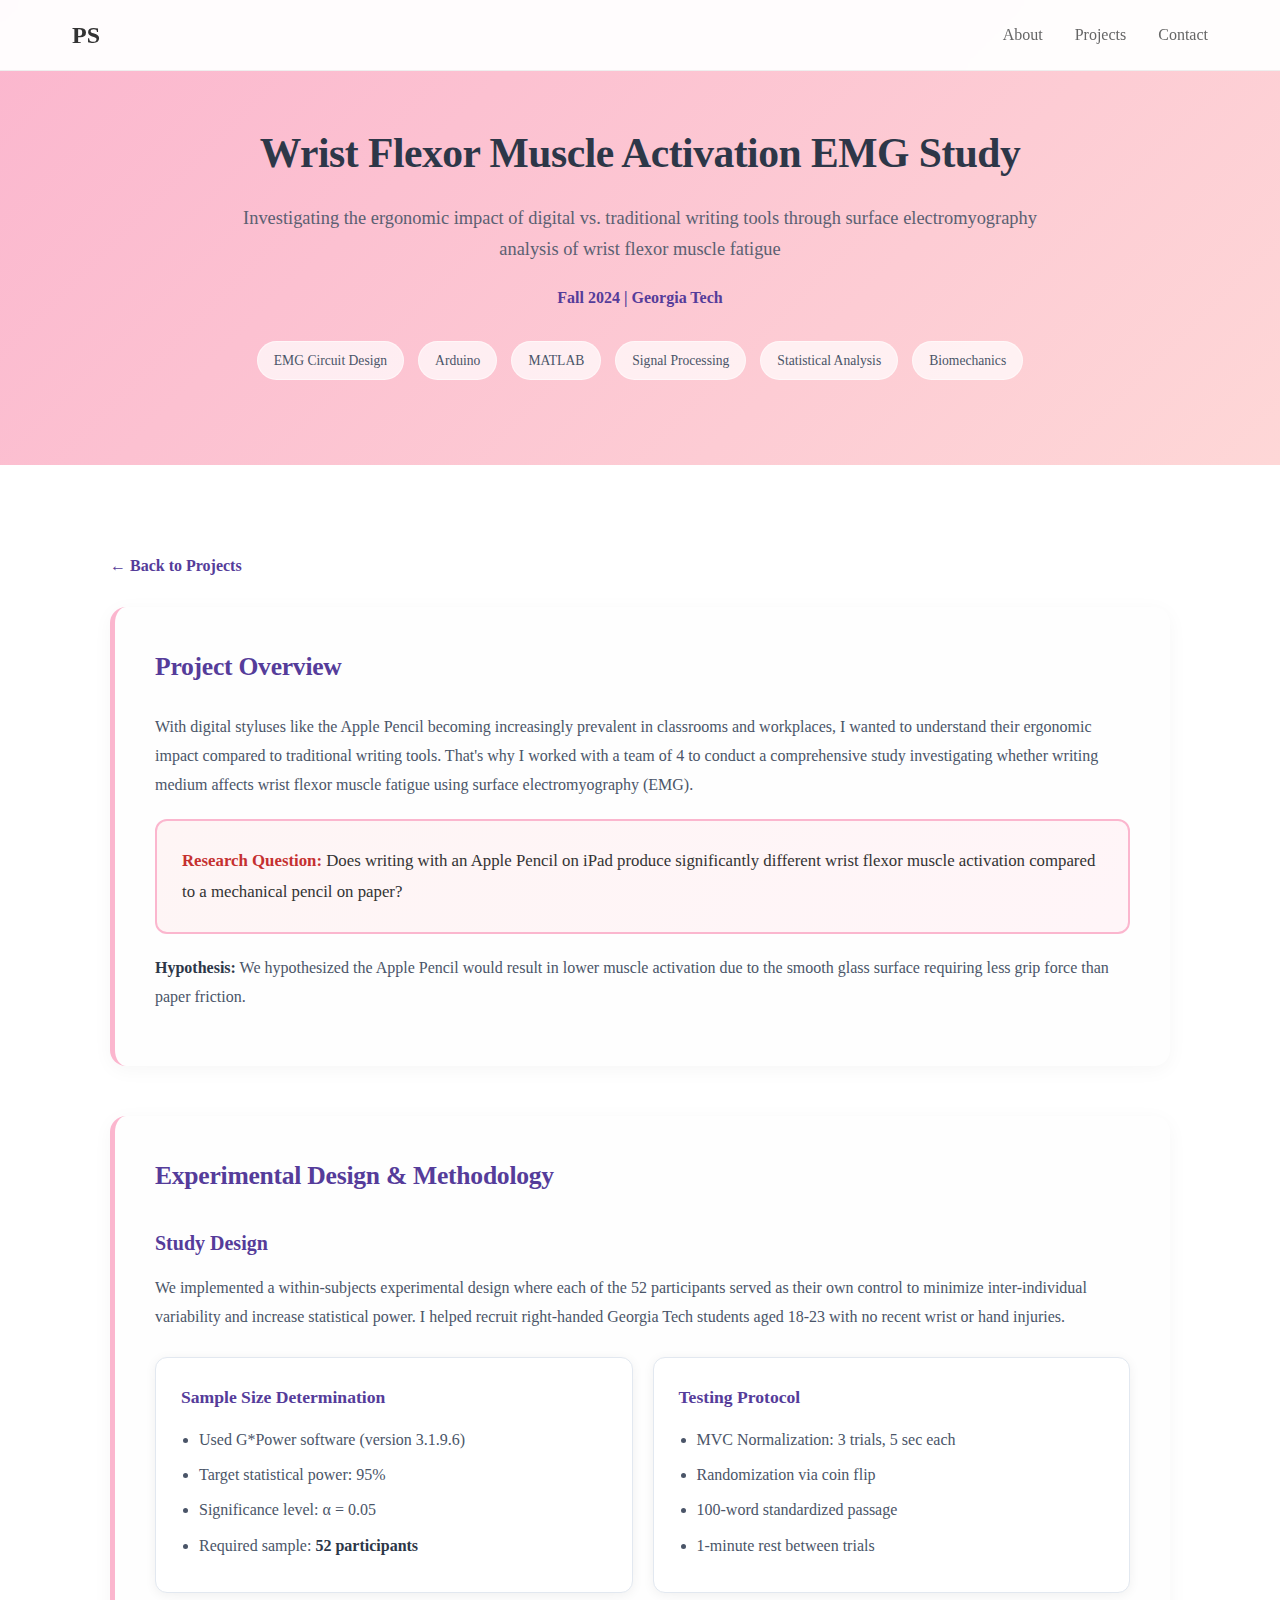
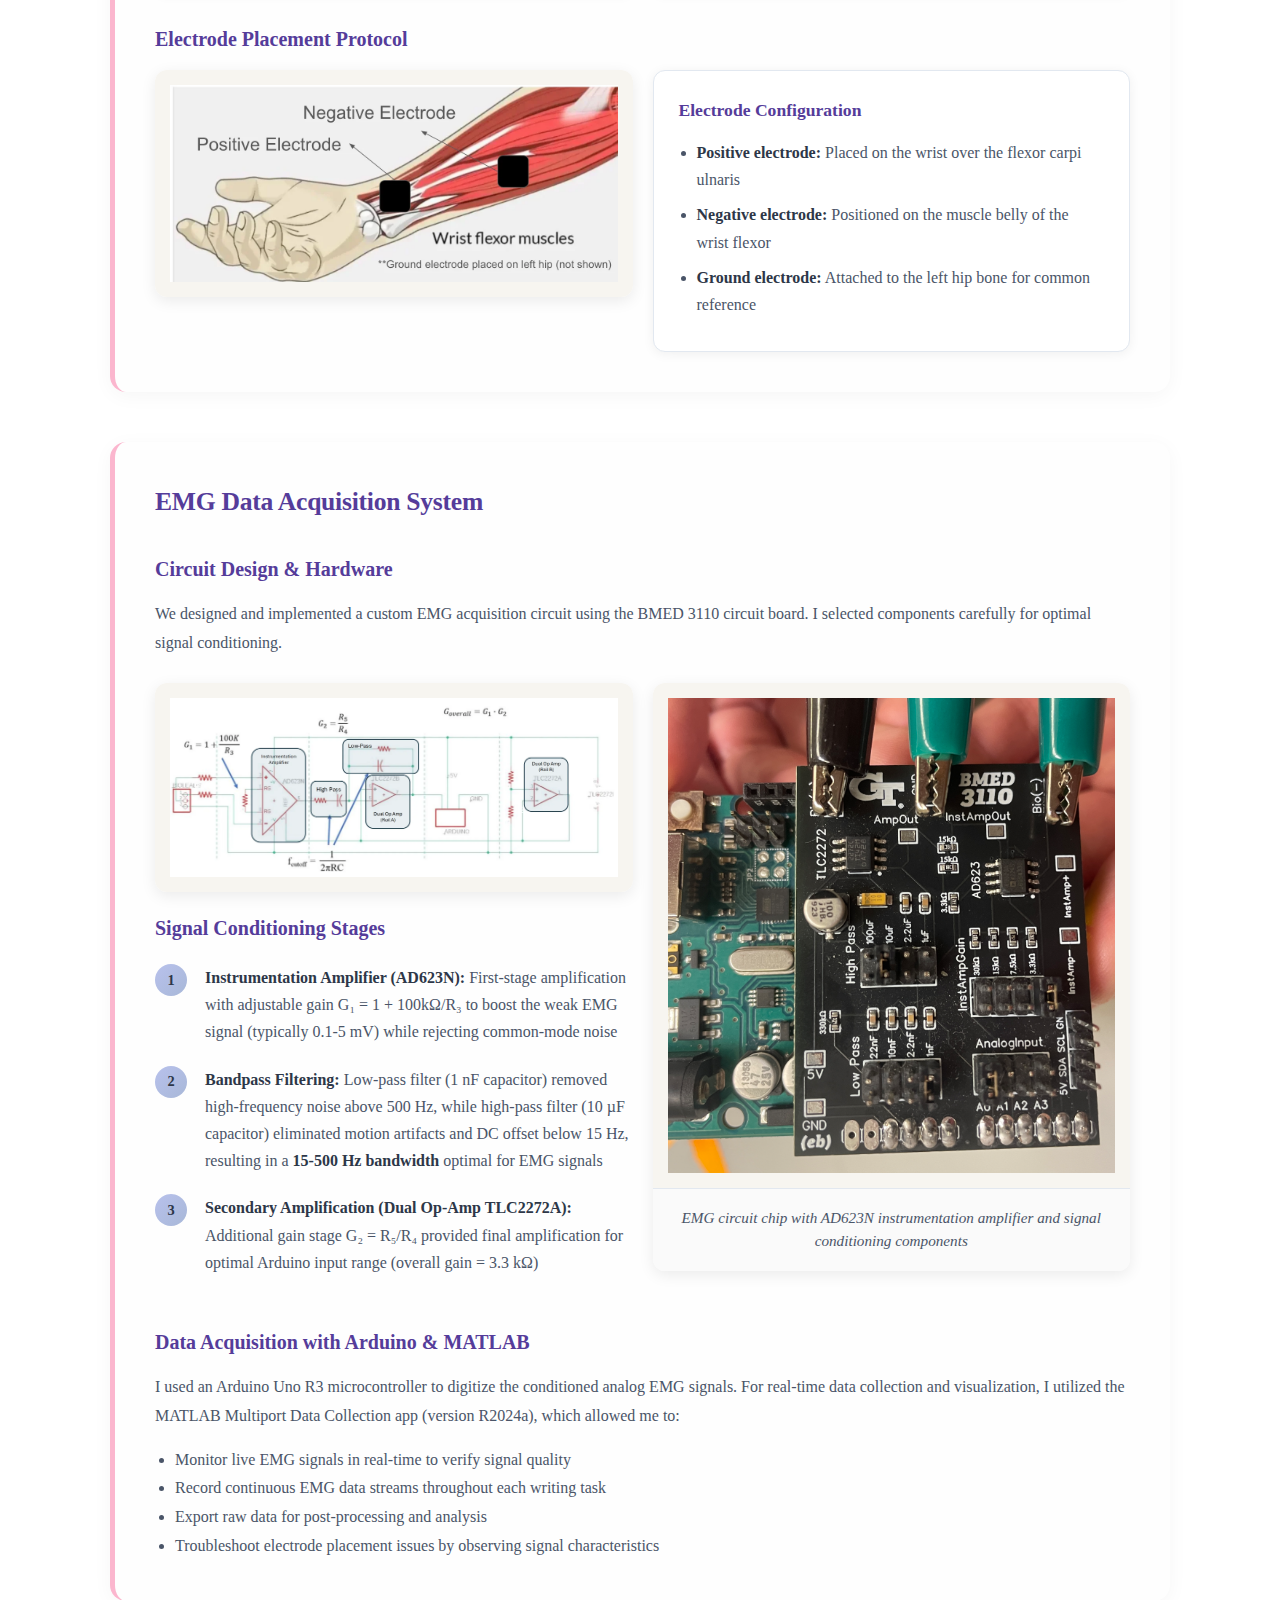
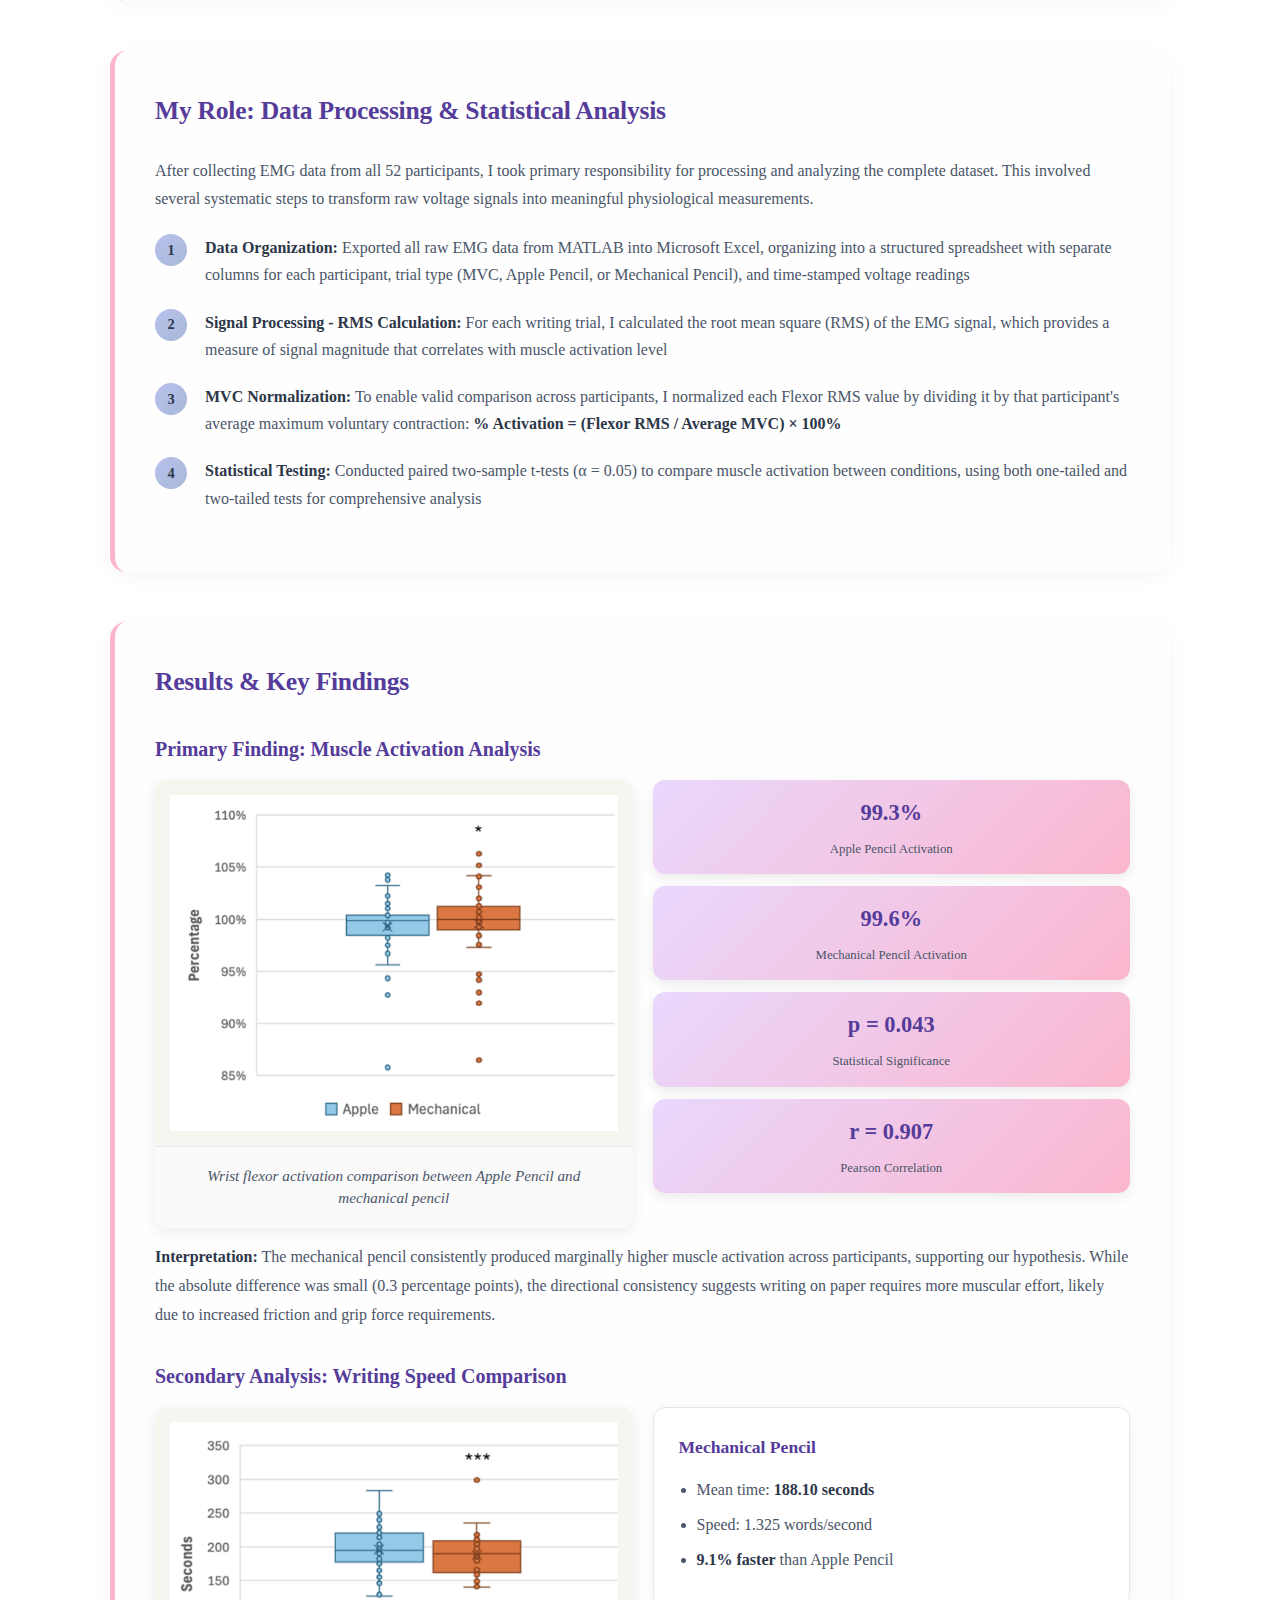
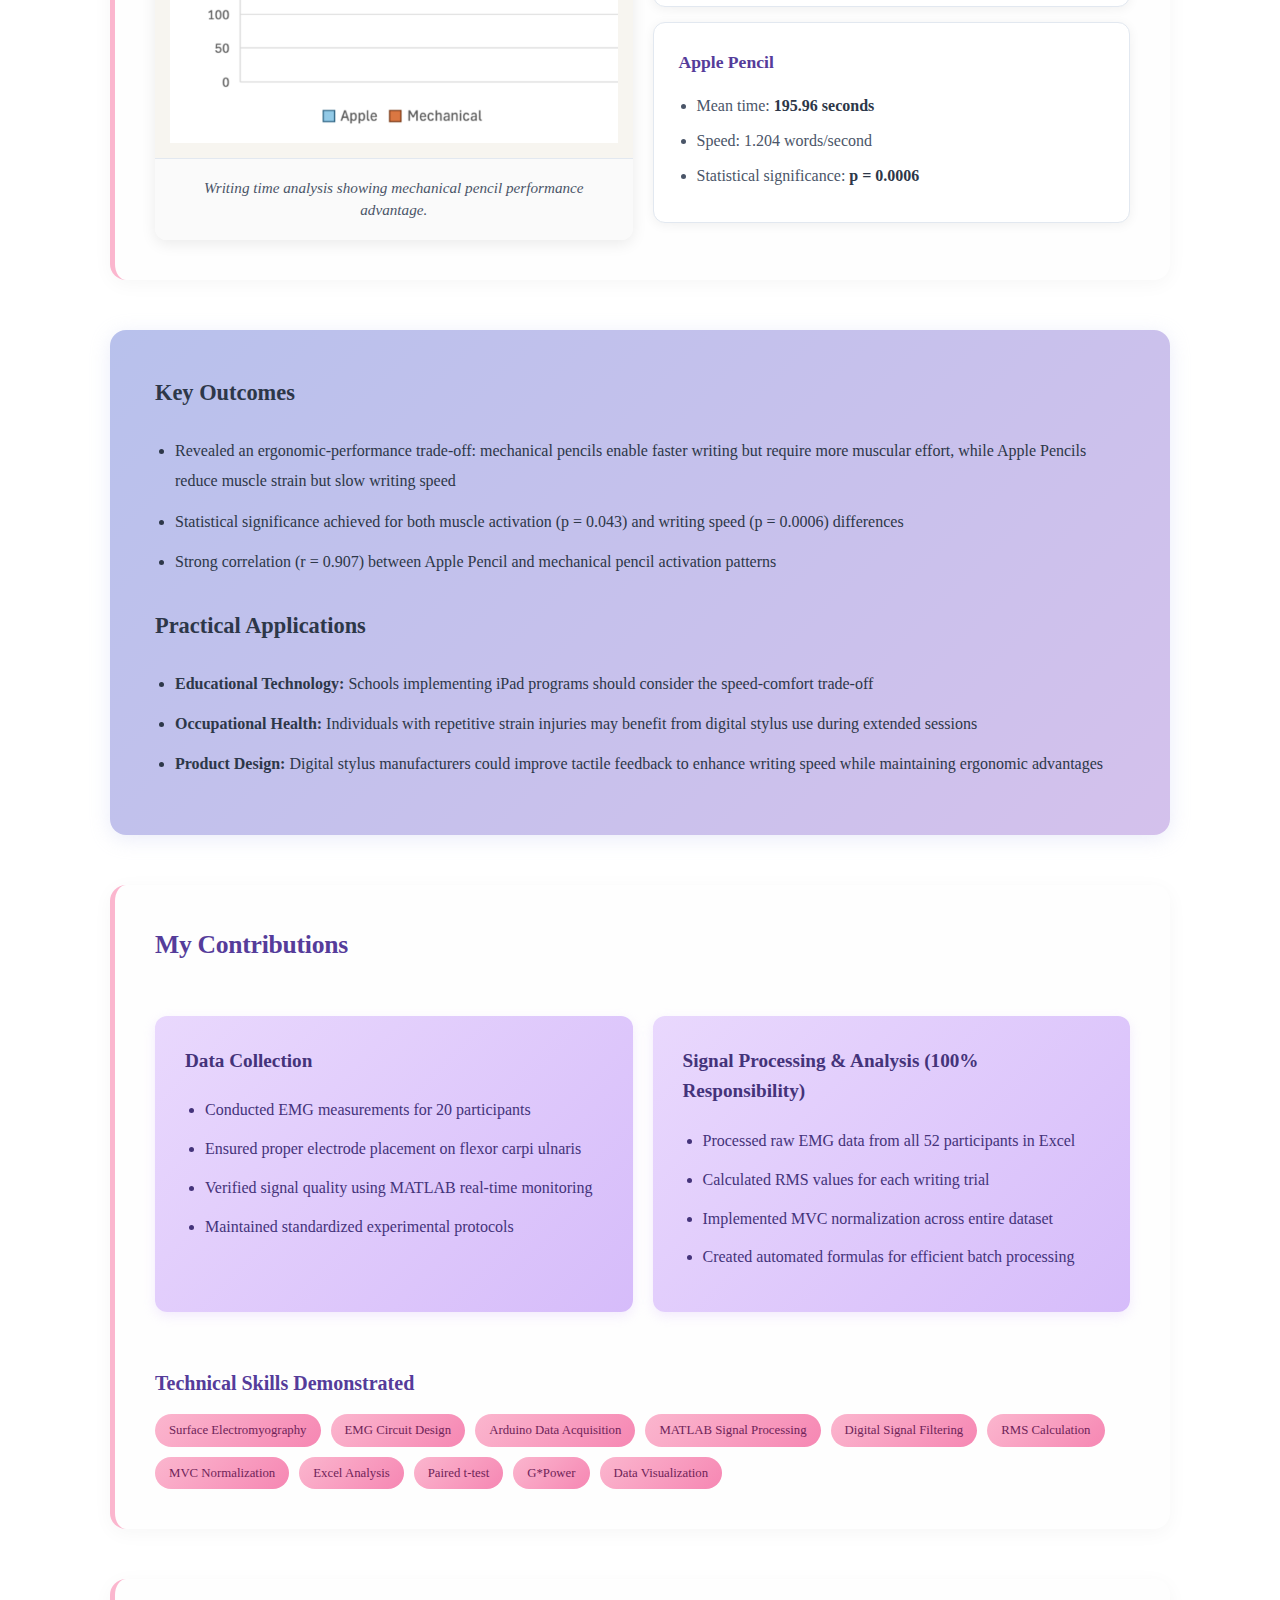
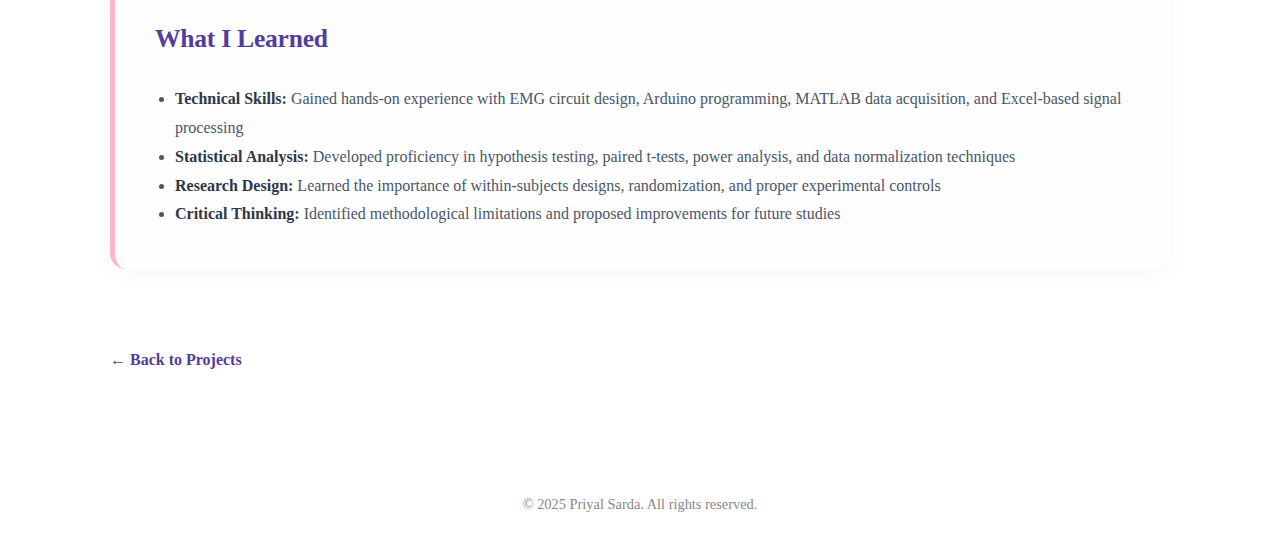
<file: emg-study.html>
<!DOCTYPE html>
<html lang="en">
<head>
    <meta charset="UTF-8">
    <meta name="viewport" content="width=device-width, initial-scale=1.0">
    <title>Wrist Flexor Muscle Activation EMG Study | Portfolio</title>
    <link rel="stylesheet" href="styles.css">
    <style>
        .project-hero {
            background: linear-gradient(135deg, #fbb6ce 0%, #fed7d7 100%);
            padding: 120px 20px 80px;
            text-align: center;
            color: #2d3748;
        }
        .project-hero h1 {
            font-size: 2.6rem;
            margin-bottom: 1rem;
            font-weight: 700;
            letter-spacing: -0.5px;
        }
        .project-hero .subtitle {
            font-size: 1.15rem;
            opacity: 0.9;
            max-width: 800px;
            margin: 0 auto 20px;
            line-height: 1.7;
            color: #4a5568;
        }
        .project-hero .meta {
            font-size: 1rem;
            color: #553c9a;
            font-weight: 600;
            margin-bottom: 25px;
        }
        .tech-tags {
            margin-top: 25px;
        }
        .tech-tags span {
            display: inline-block;
            background: rgba(255,255,255,0.7);
            color: #4a5568;
            padding: 8px 16px;
            border-radius: 25px;
            margin: 5px;
            font-size: 0.85rem;
            font-weight: 500;
            border: 1px solid rgba(255,255,255,0.5);
        }
        .project-content {
            max-width: 1100px;
            margin: 0 auto;
            padding: 60px 20px;
        }
        .section-card {
            margin-bottom: 50px;
            background: #fefefe;
            padding: 40px;
            border-radius: 16px;
            border-left: 5px solid #fbb6ce;
            box-shadow: 0 4px 20px rgba(0,0,0,0.04);
        }
        .section-card h2 {
            font-size: 1.6rem;
            color: #553c9a;
            margin: 0 0 25px 0;
            font-weight: 600;
        }
        .section-card h3 {
            font-size: 1.25rem;
            color: #553c9a;
            margin: 30px 0 15px 0;
            font-weight: 600;
        }
        .section-card p {
            color: #4a5568;
            line-height: 1.8;
            margin: 15px 0;
        }
        .section-card strong {
            color: #2d3748;
        }
        .highlight-box {
            background: linear-gradient(135deg, #fef5f5 0%, #fff5f8 100%);
            padding: 25px;
            border-radius: 12px;
            border: 2px solid #fbb6ce;
            margin: 20px 0;
            font-size: 1.05rem;
            line-height: 1.8;
        }
        .highlight-box strong {
            color: #c53030;
        }
        .info-grid {
            display: grid;
            grid-template-columns: repeat(auto-fit, minmax(280px, 1fr));
            gap: 20px;
            margin: 25px 0;
        }
        .info-card {
            background: white;
            padding: 25px;
            border-radius: 12px;
            box-shadow: 0 2px 12px rgba(0,0,0,0.06);
            border: 1px solid #e2e8f0;
        }
        .info-card h4 {
            color: #553c9a;
            margin: 0 0 15px 0;
            font-size: 1.1rem;
            font-weight: 600;
        }
        .info-card ul {
            margin: 0;
            padding-left: 18px;
            line-height: 1.7;
            color: #4a5568;
        }
        .info-card li {
            margin: 8px 0;
        }
        .figure-container {
            background: white;
            border-radius: 12px;
            overflow: hidden;
            box-shadow: 0 4px 15px rgba(0,0,0,0.08);
            margin: 25px 0;
        }
        .figure-container img {
            width: 100%;
            max-width: 700px;
            display: block;
            margin: 0 auto;
            background: #f7f5f0;
            padding: 15px;
        }
        .figure-caption {
            padding: 18px;
            font-size: 0.95rem;
            color: #4a5568;
            text-align: center;
            border-top: 1px solid #e2e8f0;
            background: #fafafa;
            line-height: 1.5;
            font-style: italic;
        }
        .results-grid {
            display: grid;
            grid-template-columns: repeat(auto-fit, minmax(220px, 1fr));
            gap: 20px;
            margin: 30px 0;
        }
        .result-card {
            background: linear-gradient(135deg, #e9d8fd 0%, #fbb6ce 100%);
            padding: 25px;
            border-radius: 12px;
            text-align: center;
            box-shadow: 0 4px 12px rgba(0,0,0,0.08);
        }
        .result-value {
            font-size: 1.8rem;
            font-weight: bold;
            color: #553c9a;
            margin-bottom: 8px;
        }
        .result-label {
            color: #4a5568;
            font-size: 0.9rem;
            font-weight: 500;
        }
        .contributions-box {
            background: linear-gradient(135deg, #e9d8fd 0%, #d6bcfa 100%);
            color: #44337a;
            padding: 30px;
            border-radius: 12px;
            margin: 25px 0;
            box-shadow: 0 4px 12px rgba(214, 188, 250, 0.3);
        }
        .contributions-box h4 {
            margin: 0 0 20px 0;
            font-size: 1.2rem;
            font-weight: 600;
            color: #44337a;
        }
        .contributions-box ul {
            margin: 0;
            padding-left: 20px;
            line-height: 1.8;
        }
        .contributions-box li {
            margin: 10px 0;
        }
        .step-list {
            counter-reset: step-counter;
            list-style: none;
            padding-left: 0;
        }
        .step-list li {
            counter-increment: step-counter;
            position: relative;
            padding-left: 50px;
            margin: 20px 0;
            line-height: 1.7;
            color: #4a5568;
        }
        .step-list li::before {
            content: counter(step-counter);
            position: absolute;
            left: 0;
            top: 0;
            background: linear-gradient(135deg, #b8c1ec 0%, #a8b8d8 100%);
            color: #2d3748;
            width: 32px;
            height: 32px;
            border-radius: 50%;
            display: flex;
            align-items: center;
            justify-content: center;
            font-weight: 600;
            font-size: 0.9rem;
        }
        .conclusions {
            background: linear-gradient(135deg, #b8c1ec 0%, #d4c1ec 100%);
            color: #2d3748;
            padding: 45px;
            border-radius: 16px;
            margin-top: 30px;
            box-shadow: 0 4px 20px rgba(184, 193, 236, 0.3);
        }
        .conclusions h3 {
            margin-bottom: 25px;
            font-weight: 600;
            font-size: 1.4rem;
        }
        .conclusions ul {
            line-height: 1.9;
            padding-left: 20px;
        }
        .conclusions li {
            margin: 10px 0;
        }
        .back-link {
            display: inline-block;
            margin: 20px 0;
            color: #553c9a;
            text-decoration: none;
            font-weight: 600;
            padding: 8px 0;
        }
        .back-link:hover {
            text-decoration: underline;
        }
        .skills-tags {
            display: flex;
            flex-wrap: wrap;
            gap: 10px;
            margin-top: 15px;
        }
        .skills-tags span {
            background: linear-gradient(135deg, #fbb6ce 0%, #f687b3 100%);
            color: #702459;
            padding: 6px 14px;
            border-radius: 20px;
            font-size: 0.8rem;
            font-weight: 500;
        }
        @media (max-width: 768px) {
            .project-hero h1 {
                font-size: 2rem;
            }
            .section-card {
                padding: 25px;
            }
        }
    </style>
</head>
<body>
    <nav>
        <div class="nav-content">
            <a href="index.html" class="logo">PS</a>
            <ul>
                <li><a href="index.html#about">About</a></li>
                <li><a href="index.html#projects">Projects</a></li>
                <li><a href="index.html#contact">Contact</a></li>
            </ul>
        </div>
    </nav>

    <section class="project-hero">
        <h1>Wrist Flexor Muscle Activation EMG Study</h1>
        <p class="subtitle">
            Investigating the ergonomic impact of digital vs. traditional writing tools through surface electromyography analysis of wrist flexor muscle fatigue
        </p>
        <p class="meta">Fall 2024 | Georgia Tech</p>
        <div class="tech-tags">
            <span>EMG Circuit Design</span>
            <span>Arduino</span>
            <span>MATLAB</span>
            <span>Signal Processing</span>
            <span>Statistical Analysis</span>
            <span>Biomechanics</span>
        </div>
    </section>

    <div class="project-content">
        <a href="index.html#projects" class="back-link">&larr; Back to Projects</a>

        <!-- Overview Section -->
        <section class="section-card">
            <h2>Project Overview</h2>
            <p>
                With digital styluses like the Apple Pencil becoming increasingly prevalent in classrooms and workplaces, I wanted to understand their ergonomic impact compared to traditional writing tools. That's why I worked with a team of 4 to conduct a comprehensive study investigating whether writing medium affects wrist flexor muscle fatigue using surface electromyography (EMG).
            </p>

            <div class="highlight-box">
                <strong>Research Question:</strong> Does writing with an Apple Pencil on iPad produce significantly different wrist flexor muscle activation compared to a mechanical pencil on paper?
            </div>

            <p>
                <strong>Hypothesis:</strong> We hypothesized the Apple Pencil would result in lower muscle activation due to the smooth glass surface requiring less grip force than paper friction.
            </p>
        </section>

        <!-- Experimental Design -->
        <section class="section-card">
            <h2>Experimental Design & Methodology</h2>

            <h3>Study Design</h3>
            <p>
                We implemented a within-subjects experimental design where each of the 52 participants served as their own control to minimize inter-individual variability and increase statistical power. I helped recruit right-handed Georgia Tech students aged 18-23 with no recent wrist or hand injuries.
            </p>

            <div class="info-grid">
                <div class="info-card">
                    <h4>Sample Size Determination</h4>
                    <ul>
                        <li>Used G*Power software (version 3.1.9.6)</li>
                        <li>Target statistical power: 95%</li>
                        <li>Significance level: α = 0.05</li>
                        <li>Required sample: <strong>52 participants</strong></li>
                    </ul>
                </div>
                <div class="info-card">
                    <h4>Testing Protocol</h4>
                    <ul>
                        <li>MVC Normalization: 3 trials, 5 sec each</li>
                        <li>Randomization via coin flip</li>
                        <li>100-word standardized passage</li>
                        <li>1-minute rest between trials</li>
                    </ul>
                </div>
            </div>

            <h3>Electrode Placement Protocol</h3>
            <div style="display: grid; grid-template-columns: 1fr 1fr; gap: 20px; align-items: start;">
                <div class="figure-container" style="margin: 0;">
                    <img src="images/emg-study/figure_3.png" alt="Muscle activation comparison chart">
                </div>
                <div class="info-card" style="margin: 0;">
                    <h4>Electrode Configuration</h4>
                    <ul>
                        <li><strong>Positive electrode:</strong> Placed on the wrist over the flexor carpi ulnaris</li>
                        <li><strong>Negative electrode:</strong> Positioned on the muscle belly of the wrist flexor</li>
                        <li><strong>Ground electrode:</strong> Attached to the left hip bone for common reference</li>
                    </ul>
                </div>
            </div>
        </section>

        <!-- EMG Data Acquisition -->
        <section class="section-card">
            <h2>EMG Data Acquisition System</h2>

            <h3>Circuit Design & Hardware</h3>
            <p>
                We designed and implemented a custom EMG acquisition circuit using the BMED 3110 circuit board. I selected components carefully for optimal signal conditioning.
            </p>

            <div style="display: grid; grid-template-columns: 1fr 1fr; gap: 20px; margin: 25px 0; align-items: start;">
                <div>
                    <div class="figure-container" style="margin: 0 0 20px 0;">
                        <img src="images/emg-study/figure_4.png" alt="Writing speed analysis">
                    </div>
                    <h3 style="margin-top: 0;">Signal Conditioning Stages</h3>
                    <ol class="step-list">
                        <li>
                            <strong>Instrumentation Amplifier (AD623N):</strong> First-stage amplification with adjustable gain G₁ = 1 + 100kΩ/R₃ to boost the weak EMG signal (typically 0.1-5 mV) while rejecting common-mode noise
                        </li>
                        <li>
                            <strong>Bandpass Filtering:</strong> Low-pass filter (1 nF capacitor) removed high-frequency noise above 500 Hz, while high-pass filter (10 µF capacitor) eliminated motion artifacts and DC offset below 15 Hz, resulting in a <strong>15-500 Hz bandwidth</strong> optimal for EMG signals
                        </li>
                        <li>
                            <strong>Secondary Amplification (Dual Op-Amp TLC2272A):</strong> Additional gain stage G₂ = R₅/R₄ provided final amplification for optimal Arduino input range (overall gain = 3.3 kΩ)
                        </li>
                    </ol>
                </div>
                <div class="figure-container" style="margin: 0;">
                    <img src="images/emg-study/chip.jpg" alt="EMG circuit chip">
                    <div class="figure-caption">EMG circuit chip with AD623N instrumentation amplifier and signal conditioning components</div>
                </div>
            </div>

            <h3>Data Acquisition with Arduino & MATLAB</h3>
            <p>
                I used an Arduino Uno R3 microcontroller to digitize the conditioned analog EMG signals. For real-time data collection and visualization, I utilized the MATLAB Multiport Data Collection app (version R2024a), which allowed me to:
            </p>
            <ul style="color: #4a5568; line-height: 1.8; padding-left: 20px;">
                <li>Monitor live EMG signals in real-time to verify signal quality</li>
                <li>Record continuous EMG data streams throughout each writing task</li>
                <li>Export raw data for post-processing and analysis</li>
                <li>Troubleshoot electrode placement issues by observing signal characteristics</li>
            </ul>
        </section>

        <!-- Data Processing -->
        <section class="section-card">
            <h2>My Role: Data Processing & Statistical Analysis</h2>
            <p>
                After collecting EMG data from all 52 participants, I took primary responsibility for processing and analyzing the complete dataset. This involved several systematic steps to transform raw voltage signals into meaningful physiological measurements.
            </p>

            <ol class="step-list">
                <li>
                    <strong>Data Organization:</strong> Exported all raw EMG data from MATLAB into Microsoft Excel, organizing into a structured spreadsheet with separate columns for each participant, trial type (MVC, Apple Pencil, or Mechanical Pencil), and time-stamped voltage readings
                </li>
                <li>
                    <strong>Signal Processing - RMS Calculation:</strong> For each writing trial, I calculated the root mean square (RMS) of the EMG signal, which provides a measure of signal magnitude that correlates with muscle activation level
                </li>
                <li>
                    <strong>MVC Normalization:</strong> To enable valid comparison across participants, I normalized each Flexor RMS value by dividing it by that participant's average maximum voluntary contraction: <strong>% Activation = (Flexor RMS / Average MVC) × 100%</strong>
                </li>
                <li>
                    <strong>Statistical Testing:</strong> Conducted paired two-sample t-tests (α = 0.05) to compare muscle activation between conditions, using both one-tailed and two-tailed tests for comprehensive analysis
                </li>
            </ol>
        </section>

        <!-- Results -->
        <section class="section-card">
            <h2>Results & Key Findings</h2>

            <h3>Primary Finding: Muscle Activation Analysis</h3>
            <div style="display: grid; grid-template-columns: 1fr 1fr; gap: 20px; align-items: start;">
                <div class="figure-container" style="margin: 0;">
                    <img src="images/emg-study/figure_2.png" alt="EMG circuit schematic">
                    <div class="figure-caption">Wrist flexor activation comparison between Apple Pencil and mechanical pencil</div>
                </div>
                <div style="display: flex; flex-direction: column; gap: 12px;">
                    <div class="result-card" style="padding: 15px;">
                        <div class="result-value" style="font-size: 1.4rem;">99.3%</div>
                        <div class="result-label" style="font-size: 0.8rem;">Apple Pencil Activation</div>
                    </div>
                    <div class="result-card" style="padding: 15px;">
                        <div class="result-value" style="font-size: 1.4rem;">99.6%</div>
                        <div class="result-label" style="font-size: 0.8rem;">Mechanical Pencil Activation</div>
                    </div>
                    <div class="result-card" style="padding: 15px;">
                        <div class="result-value" style="font-size: 1.4rem;">p = 0.043</div>
                        <div class="result-label" style="font-size: 0.8rem;">Statistical Significance</div>
                    </div>
                    <div class="result-card" style="padding: 15px;">
                        <div class="result-value" style="font-size: 1.4rem;">r = 0.907</div>
                        <div class="result-label" style="font-size: 0.8rem;">Pearson Correlation</div>
                    </div>
                </div>
            </div>

            <p>
                <strong>Interpretation:</strong> The mechanical pencil consistently produced marginally higher muscle activation across participants, supporting our hypothesis. While the absolute difference was small (0.3 percentage points), the directional consistency suggests writing on paper requires more muscular effort, likely due to increased friction and grip force requirements.
            </p>

            <h3>Secondary Analysis: Writing Speed Comparison</h3>
            <div style="display: grid; grid-template-columns: 1fr 1fr; gap: 20px; align-items: start;">
                <div class="figure-container" style="margin: 0;">
                    <img src="images/emg-study/figure_1.png" alt="EMG electrode placement on wrist">
                    <div class="figure-caption">Writing time analysis showing mechanical pencil performance advantage.</div>
                </div>
                <div>
                    <div class="info-card" style="margin: 0 0 15px 0;">
                        <h4>Mechanical Pencil</h4>
                        <ul>
                            <li>Mean time: <strong>188.10 seconds</strong></li>
                            <li>Speed: 1.325 words/second</li>
                            <li><strong>9.1% faster</strong> than Apple Pencil</li>
                        </ul>
                    </div>
                    <div class="info-card" style="margin: 0;">
                        <h4>Apple Pencil</h4>
                        <ul>
                            <li>Mean time: <strong>195.96 seconds</strong></li>
                            <li>Speed: 1.204 words/second</li>
                            <li>Statistical significance: <strong>p = 0.0006</strong></li>
                        </ul>
                    </div>
                </div>
            </div>
        </section>

        <!-- Conclusions -->
        <section class="conclusions">
            <h3>Key Outcomes</h3>
            <ul>
                <li>Revealed an ergonomic-performance trade-off: mechanical pencils enable faster writing but require more muscular effort, while Apple Pencils reduce muscle strain but slow writing speed</li>
                <li>Statistical significance achieved for both muscle activation (p = 0.043) and writing speed (p = 0.0006) differences</li>
                <li>Strong correlation (r = 0.907) between Apple Pencil and mechanical pencil activation patterns</li>
            </ul>

            <h3 style="margin-top: 30px;">Practical Applications</h3>
            <ul>
                <li><strong>Educational Technology:</strong> Schools implementing iPad programs should consider the speed-comfort trade-off</li>
                <li><strong>Occupational Health:</strong> Individuals with repetitive strain injuries may benefit from digital stylus use during extended sessions</li>
                <li><strong>Product Design:</strong> Digital stylus manufacturers could improve tactile feedback to enhance writing speed while maintaining ergonomic advantages</li>
            </ul>
        </section>

        <!-- My Contributions -->
        <section class="section-card" style="margin-top: 50px;">
            <h2>My Contributions</h2>
            <div class="info-grid">
                <div class="contributions-box">
                    <h4>Data Collection</h4>
                    <ul>
                        <li>Conducted EMG measurements for 20 participants</li>
                        <li>Ensured proper electrode placement on flexor carpi ulnaris</li>
                        <li>Verified signal quality using MATLAB real-time monitoring</li>
                        <li>Maintained standardized experimental protocols</li>
                    </ul>
                </div>
                <div class="contributions-box">
                    <h4>Signal Processing & Analysis (100% Responsibility)</h4>
                    <ul>
                        <li>Processed raw EMG data from all 52 participants in Excel</li>
                        <li>Calculated RMS values for each writing trial</li>
                        <li>Implemented MVC normalization across entire dataset</li>
                        <li>Created automated formulas for efficient batch processing</li>
                    </ul>
                </div>
            </div>

            <h3>Technical Skills Demonstrated</h3>
            <div class="skills-tags">
                <span>Surface Electromyography</span>
                <span>EMG Circuit Design</span>
                <span>Arduino Data Acquisition</span>
                <span>MATLAB Signal Processing</span>
                <span>Digital Signal Filtering</span>
                <span>RMS Calculation</span>
                <span>MVC Normalization</span>
                <span>Excel Analysis</span>
                <span>Paired t-test</span>
                <span>G*Power</span>
                <span>Data Visualization</span>
            </div>
        </section>

        <!-- What I Learned -->
        <section class="section-card" style="margin-top: 50px;">
            <h2>What I Learned</h2>
            <ul style="color: #4a5568; line-height: 1.8; padding-left: 20px;">
                <li><strong>Technical Skills:</strong> Gained hands-on experience with EMG circuit design, Arduino programming, MATLAB data acquisition, and Excel-based signal processing</li>
                <li><strong>Statistical Analysis:</strong> Developed proficiency in hypothesis testing, paired t-tests, power analysis, and data normalization techniques</li>
                <li><strong>Research Design:</strong> Learned the importance of within-subjects designs, randomization, and proper experimental controls</li>
                <li><strong>Critical Thinking:</strong> Identified methodological limitations and proposed improvements for future studies</li>
            </ul>
        </section>

        <a href="index.html#projects" class="back-link">&larr; Back to Projects</a>
    </div>

    <footer>
        <p>&copy; 2025 Priyal Sarda. All rights reserved.</p>
    </footer>
</body>
</html>
</file>
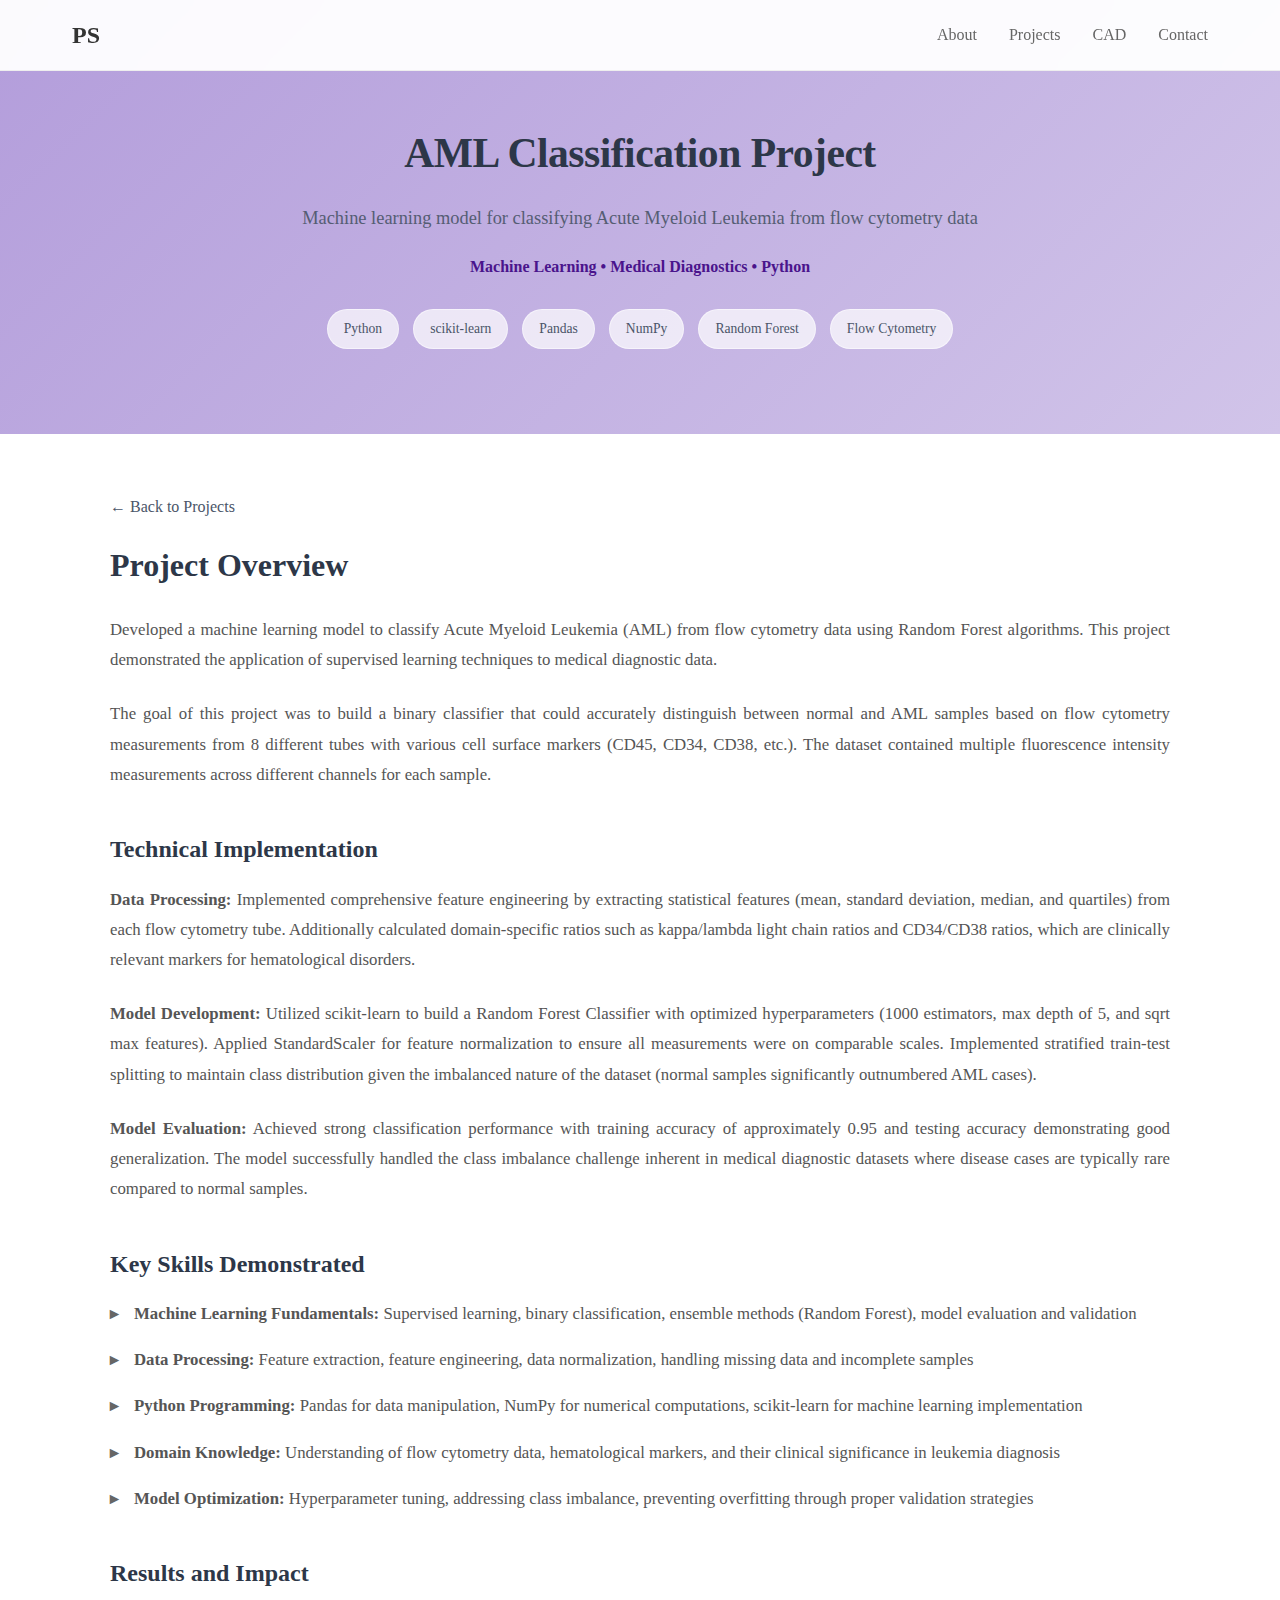
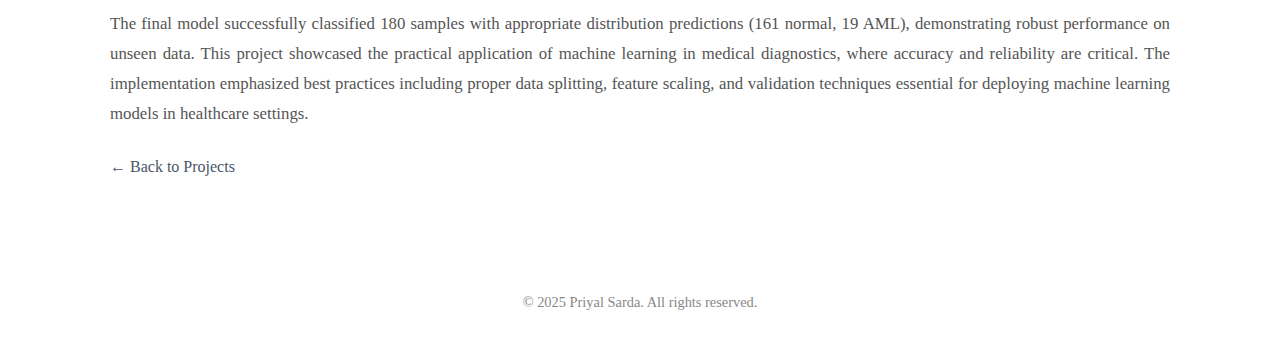
<file: ml-aml-project.html>
<!DOCTYPE html>
<html lang="en">
<head>
    <meta charset="UTF-8">
    <meta name="viewport" content="width=device-width, initial-scale=1.0">
    <title>AML Classification Project | Portfolio</title>
    <link rel="stylesheet" href="styles.css">
    <style>
        .project-hero {
            background: linear-gradient(135deg, #b39ddb 0%, #d1c4e9 100%);
            padding: 120px 20px 80px;
            text-align: center;
            color: #2d3748;
        }
        .project-hero h1 {
            font-size: 2.6rem;
            margin-bottom: 1rem;
            font-weight: 700;
            letter-spacing: -0.5px;
        }
        .project-hero .subtitle {
            font-size: 1.15rem;
            opacity: 0.9;
            max-width: 800px;
            margin: 0 auto 20px;
            line-height: 1.7;
            color: #4a5568;
        }
        .project-hero .meta {
            font-size: 1rem;
            color: #4a148c;
            font-weight: 600;
            margin-bottom: 25px;
        }
        .tech-tags {
            margin-top: 25px;
        }
        .tech-tags span {
            display: inline-block;
            background: rgba(255,255,255,0.7);
            color: #4a5568;
            padding: 8px 16px;
            border-radius: 25px;
            margin: 5px;
            font-size: 0.85rem;
            font-weight: 500;
            border: 1px solid rgba(255,255,255,0.5);
        }
        .project-content {
            max-width: 1100px;
            margin: 0 auto;
            padding: 60px 20px;
        }
        .project-content h2 {
            font-size: 2rem;
            margin-bottom: 1.5rem;
            color: #2d3748;
            font-weight: 700;
        }
        .project-content h3 {
            font-size: 1.5rem;
            margin-top: 2.5rem;
            margin-bottom: 1rem;
            color: #2d3748;
            font-weight: 600;
        }
        .project-content p {
            font-size: 1.05rem;
            line-height: 1.8;
            color: #555;
            margin-bottom: 1.5rem;
            text-align: justify;
        }
        .project-content ul {
            margin-bottom: 2rem;
            padding-left: 0;
            list-style: none;
        }
        .project-content ul li {
            font-size: 1.05rem;
            color: #555;
            margin-bottom: 1rem;
            line-height: 1.8;
            padding-left: 1.5rem;
            position: relative;
        }
        .project-content ul li:before {
            content: "▸";
            position: absolute;
            left: 0;
            color: #666;
            font-weight: bold;
        }
        .back-button {
            display: inline-block;
            margin-bottom: 20px;
            color: #4a5568;
            text-decoration: none;
            font-weight: 500;
            transition: color 0.3s;
        }
        .back-button:hover {
            color: #2d3748;
        }
    </style>
</head>
<body>
    <nav>
        <div class="nav-content">
            <a href="index.html" class="logo">PS</a>
            <ul>
                <li><a href="index.html#about">About</a></li>
                <li><a href="index.html#projects">Projects</a></li>
                <li><a href="index.html#cad">CAD</a></li>
                <li><a href="index.html#contact">Contact</a></li>
            </ul>
        </div>
    </nav>

    <div class="project-hero">
        <h1>AML Classification Project</h1>
        <p class="subtitle">Machine learning model for classifying Acute Myeloid Leukemia from flow cytometry data</p>
        <p class="meta">Machine Learning • Medical Diagnostics • Python</p>
        <div class="tech-tags">
            <span>Python</span>
            <span>scikit-learn</span>
            <span>Pandas</span>
            <span>NumPy</span>
            <span>Random Forest</span>
            <span>Flow Cytometry</span>
        </div>
    </div>

    <div class="project-content">
        <a href="index.html#projects" class="back-button">← Back to Projects</a>

        <h2>Project Overview</h2>
        <p>
            Developed a machine learning model to classify Acute Myeloid Leukemia (AML) from flow cytometry data using Random Forest algorithms. This project demonstrated the application of supervised learning techniques to medical diagnostic data.
        </p>
        <p>
            The goal of this project was to build a binary classifier that could accurately distinguish between normal and AML samples based on flow cytometry measurements from 8 different tubes with various cell surface markers (CD45, CD34, CD38, etc.). The dataset contained multiple fluorescence intensity measurements across different channels for each sample.
        </p>

        <h3>Technical Implementation</h3>

        <p>
            <strong>Data Processing:</strong> Implemented comprehensive feature engineering by extracting statistical features (mean, standard deviation, median, and quartiles) from each flow cytometry tube. Additionally calculated domain-specific ratios such as kappa/lambda light chain ratios and CD34/CD38 ratios, which are clinically relevant markers for hematological disorders.
        </p>

        <p>
            <strong>Model Development:</strong> Utilized scikit-learn to build a Random Forest Classifier with optimized hyperparameters (1000 estimators, max depth of 5, and sqrt max features). Applied StandardScaler for feature normalization to ensure all measurements were on comparable scales. Implemented stratified train-test splitting to maintain class distribution given the imbalanced nature of the dataset (normal samples significantly outnumbered AML cases).
        </p>

        <p>
            <strong>Model Evaluation:</strong> Achieved strong classification performance with training accuracy of approximately 0.95 and testing accuracy demonstrating good generalization. The model successfully handled the class imbalance challenge inherent in medical diagnostic datasets where disease cases are typically rare compared to normal samples.
        </p>

        <h3>Key Skills Demonstrated</h3>
        <ul>
            <li><strong>Machine Learning Fundamentals:</strong> Supervised learning, binary classification, ensemble methods (Random Forest), model evaluation and validation</li>
            <li><strong>Data Processing:</strong> Feature extraction, feature engineering, data normalization, handling missing data and incomplete samples</li>
            <li><strong>Python Programming:</strong> Pandas for data manipulation, NumPy for numerical computations, scikit-learn for machine learning implementation</li>
            <li><strong>Domain Knowledge:</strong> Understanding of flow cytometry data, hematological markers, and their clinical significance in leukemia diagnosis</li>
            <li><strong>Model Optimization:</strong> Hyperparameter tuning, addressing class imbalance, preventing overfitting through proper validation strategies</li>
        </ul>

        <h3>Results and Impact</h3>
        <p>
            The final model successfully classified 180 samples with appropriate distribution predictions (161 normal, 19 AML), demonstrating robust performance on unseen data. This project showcased the practical application of machine learning in medical diagnostics, where accuracy and reliability are critical. The implementation emphasized best practices including proper data splitting, feature scaling, and validation techniques essential for deploying machine learning models in healthcare settings.
        </p>

        <a href="index.html#projects" class="back-button">← Back to Projects</a>
    </div>

    <footer>
        <p>&copy; 2025 Priyal Sarda. All rights reserved.</p>
    </footer>
</body>
</html>
</file>
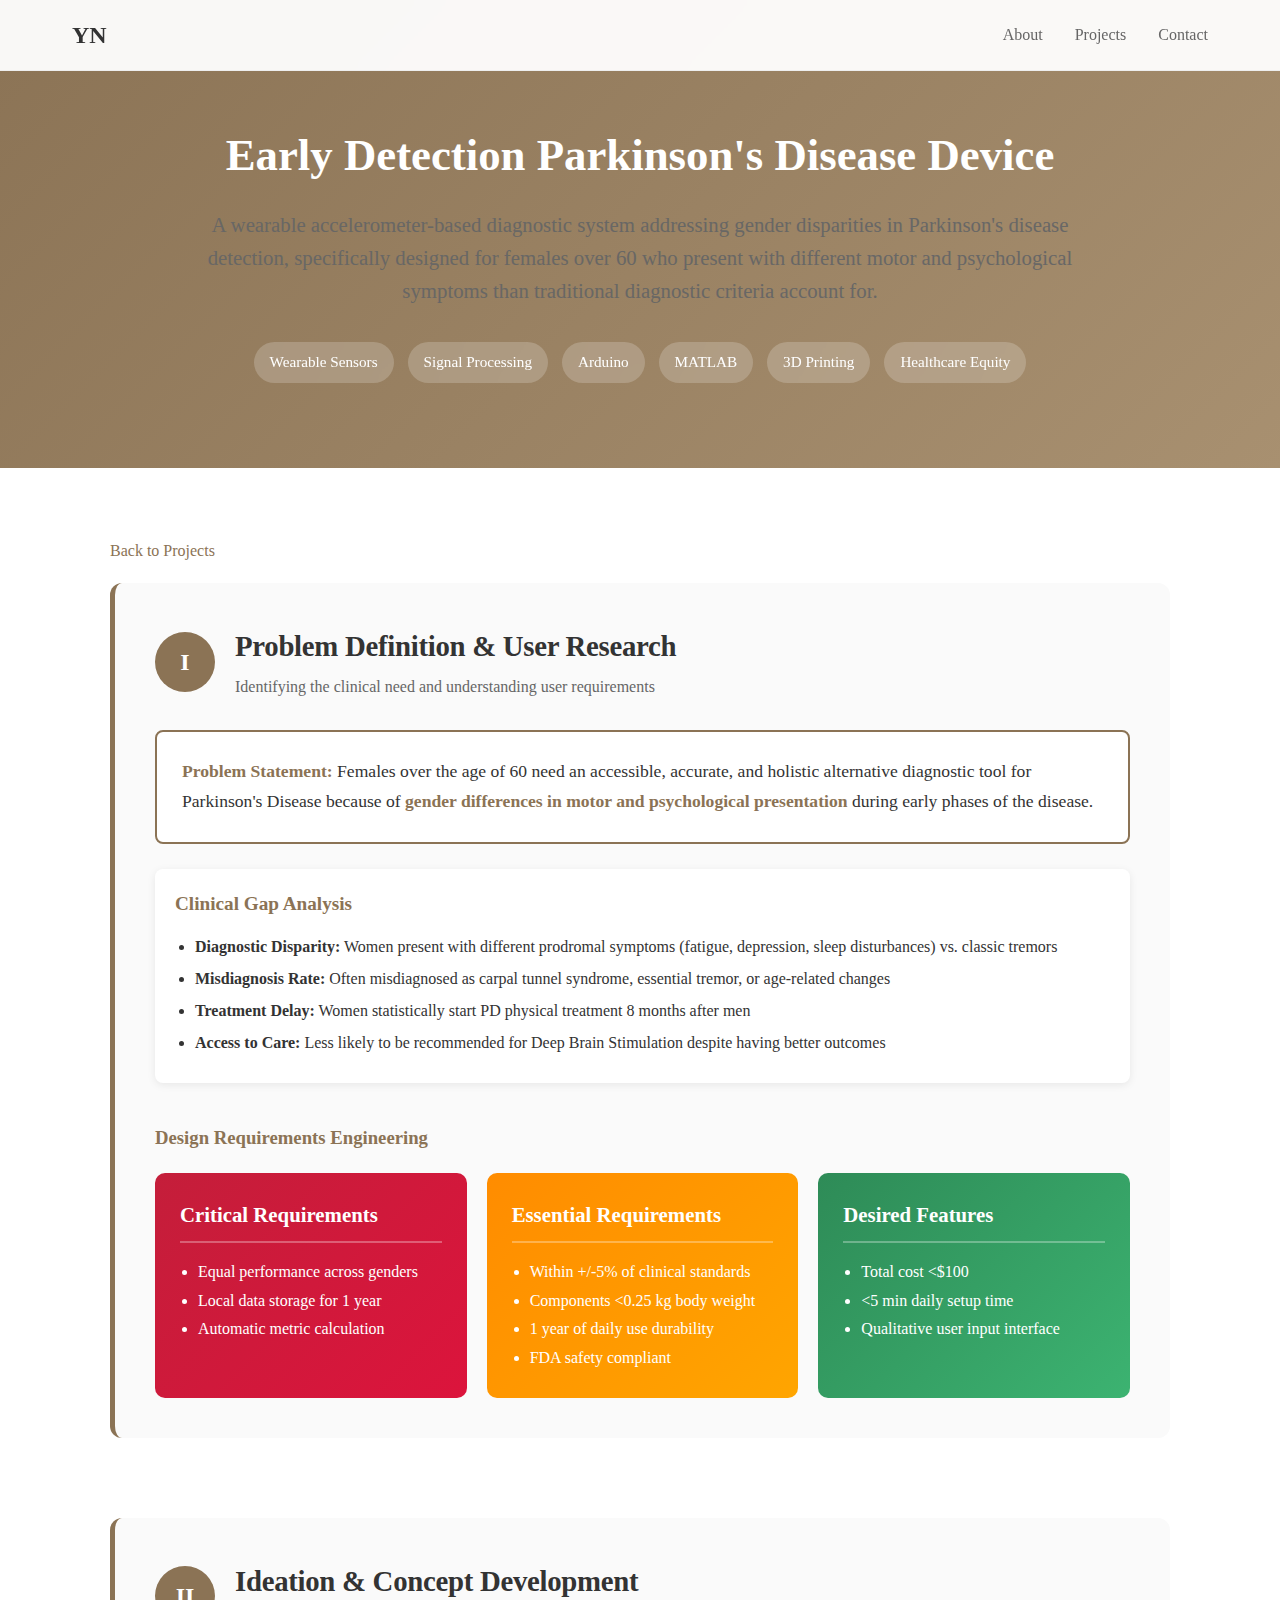
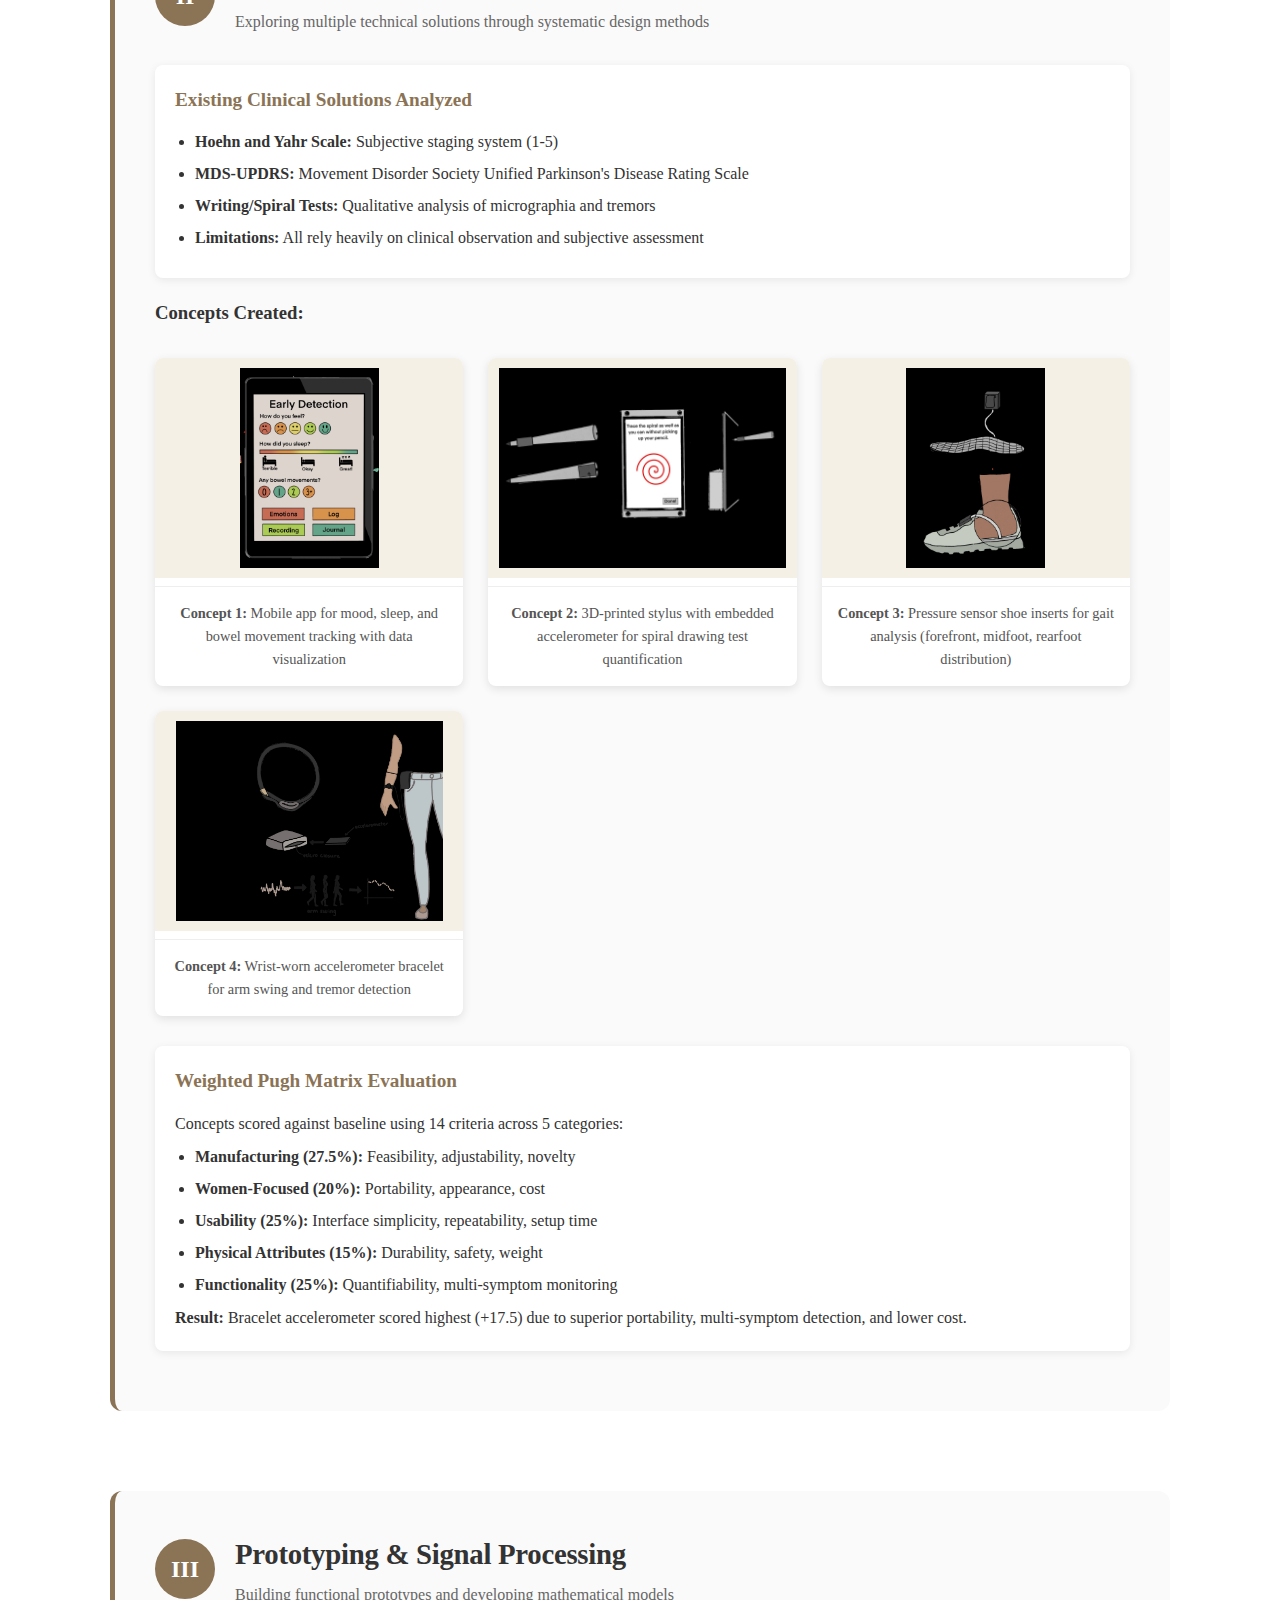
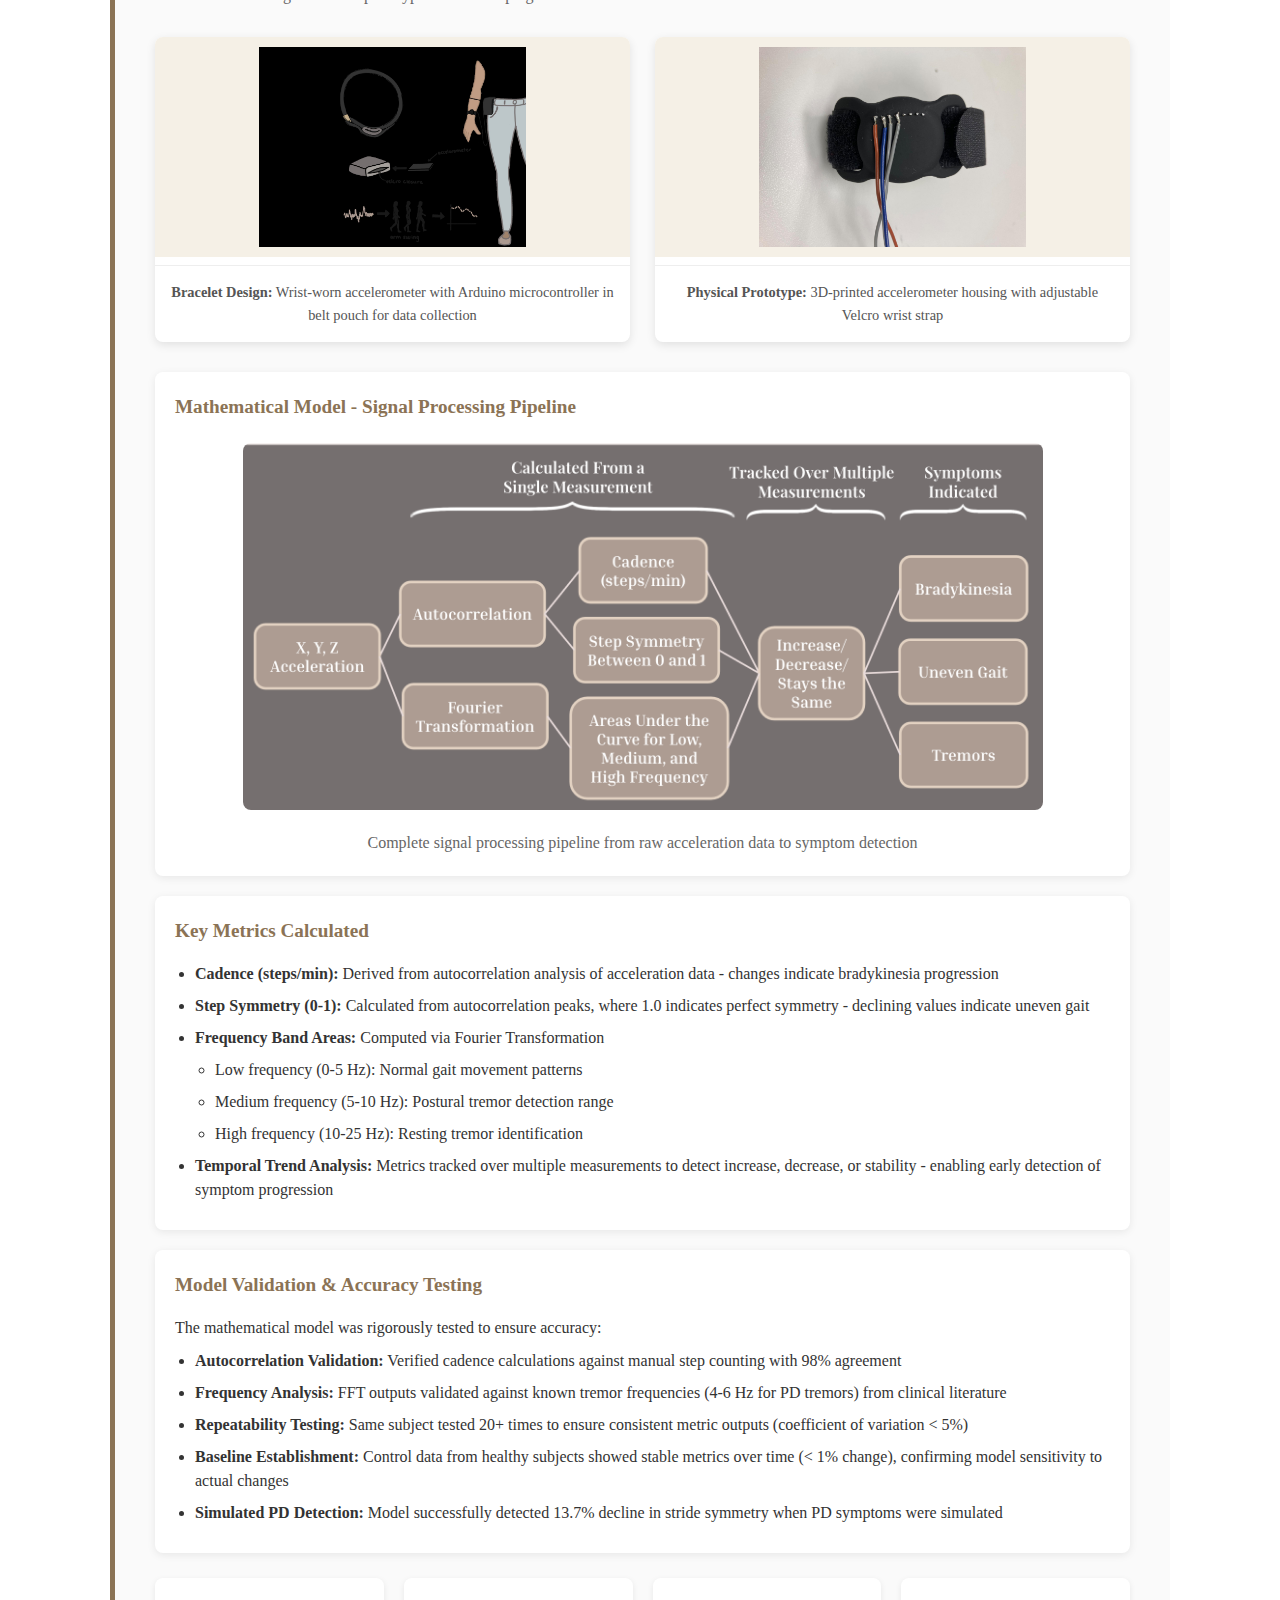
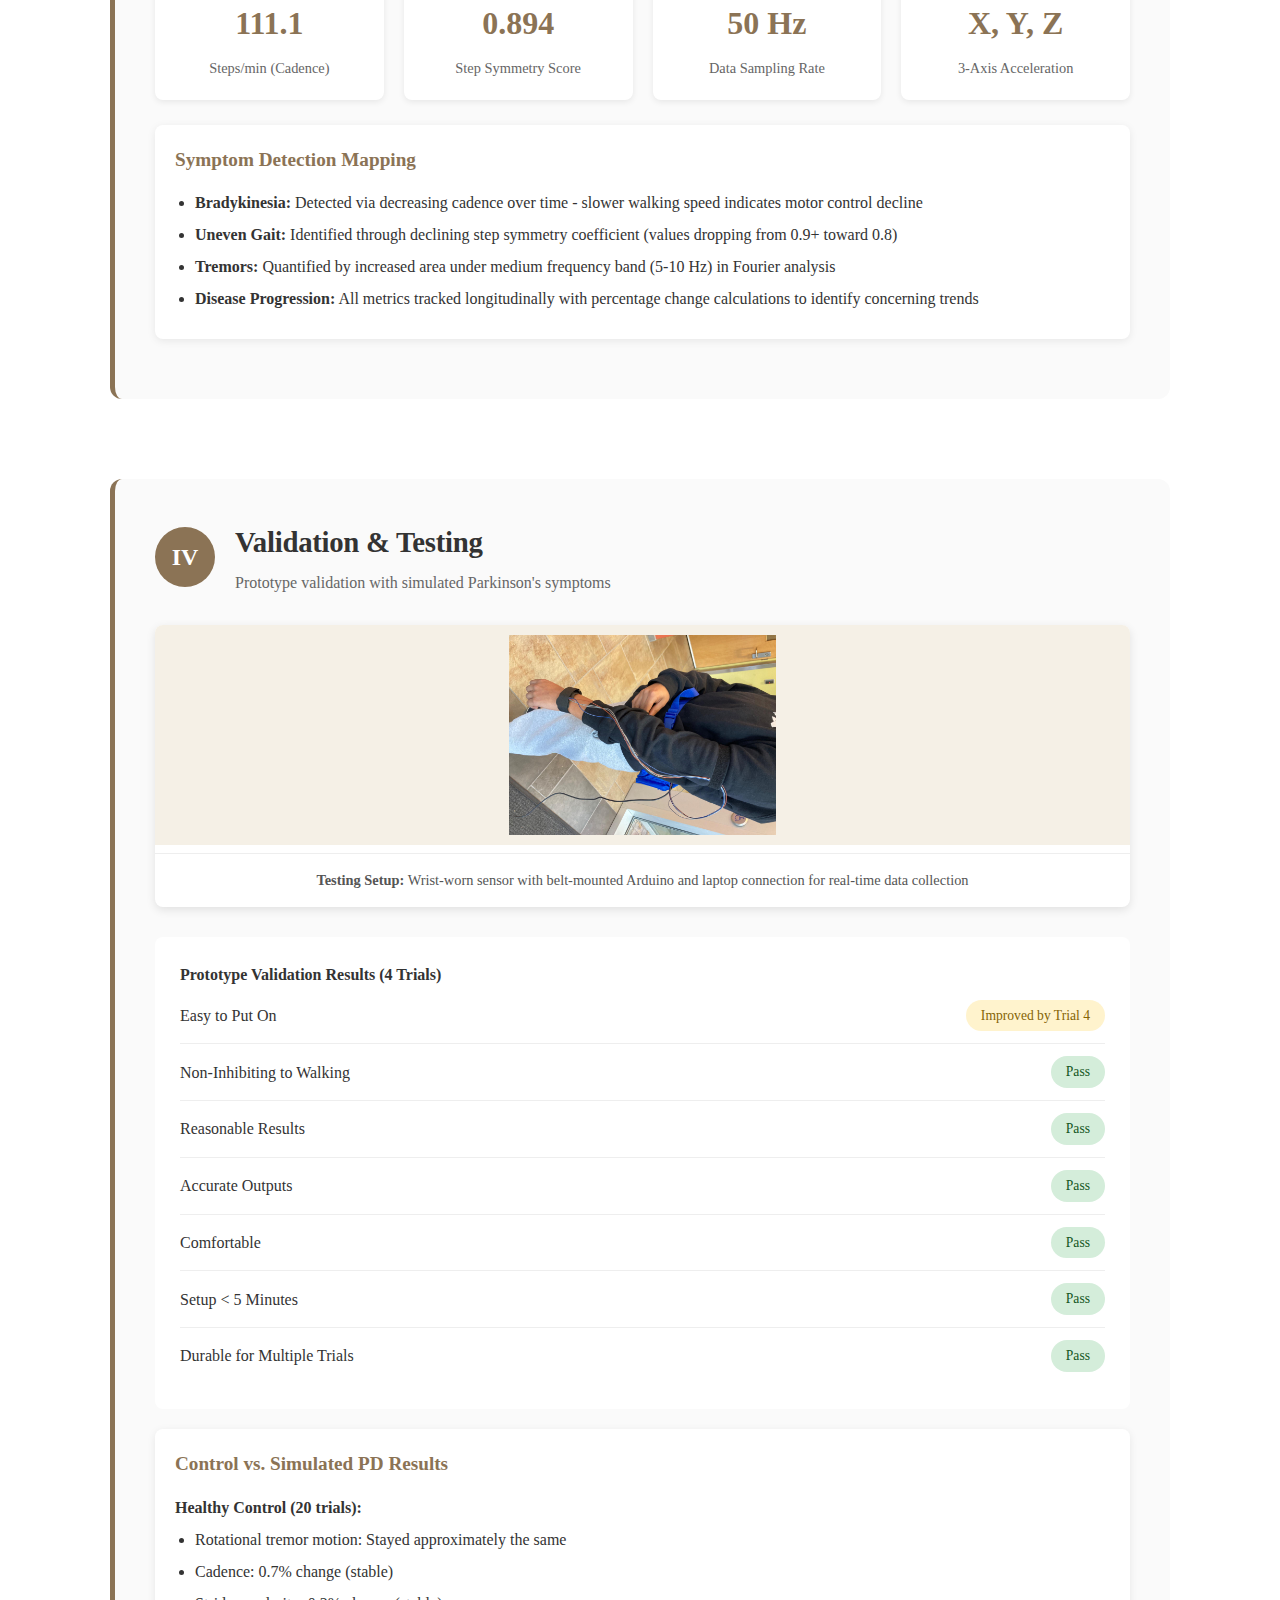
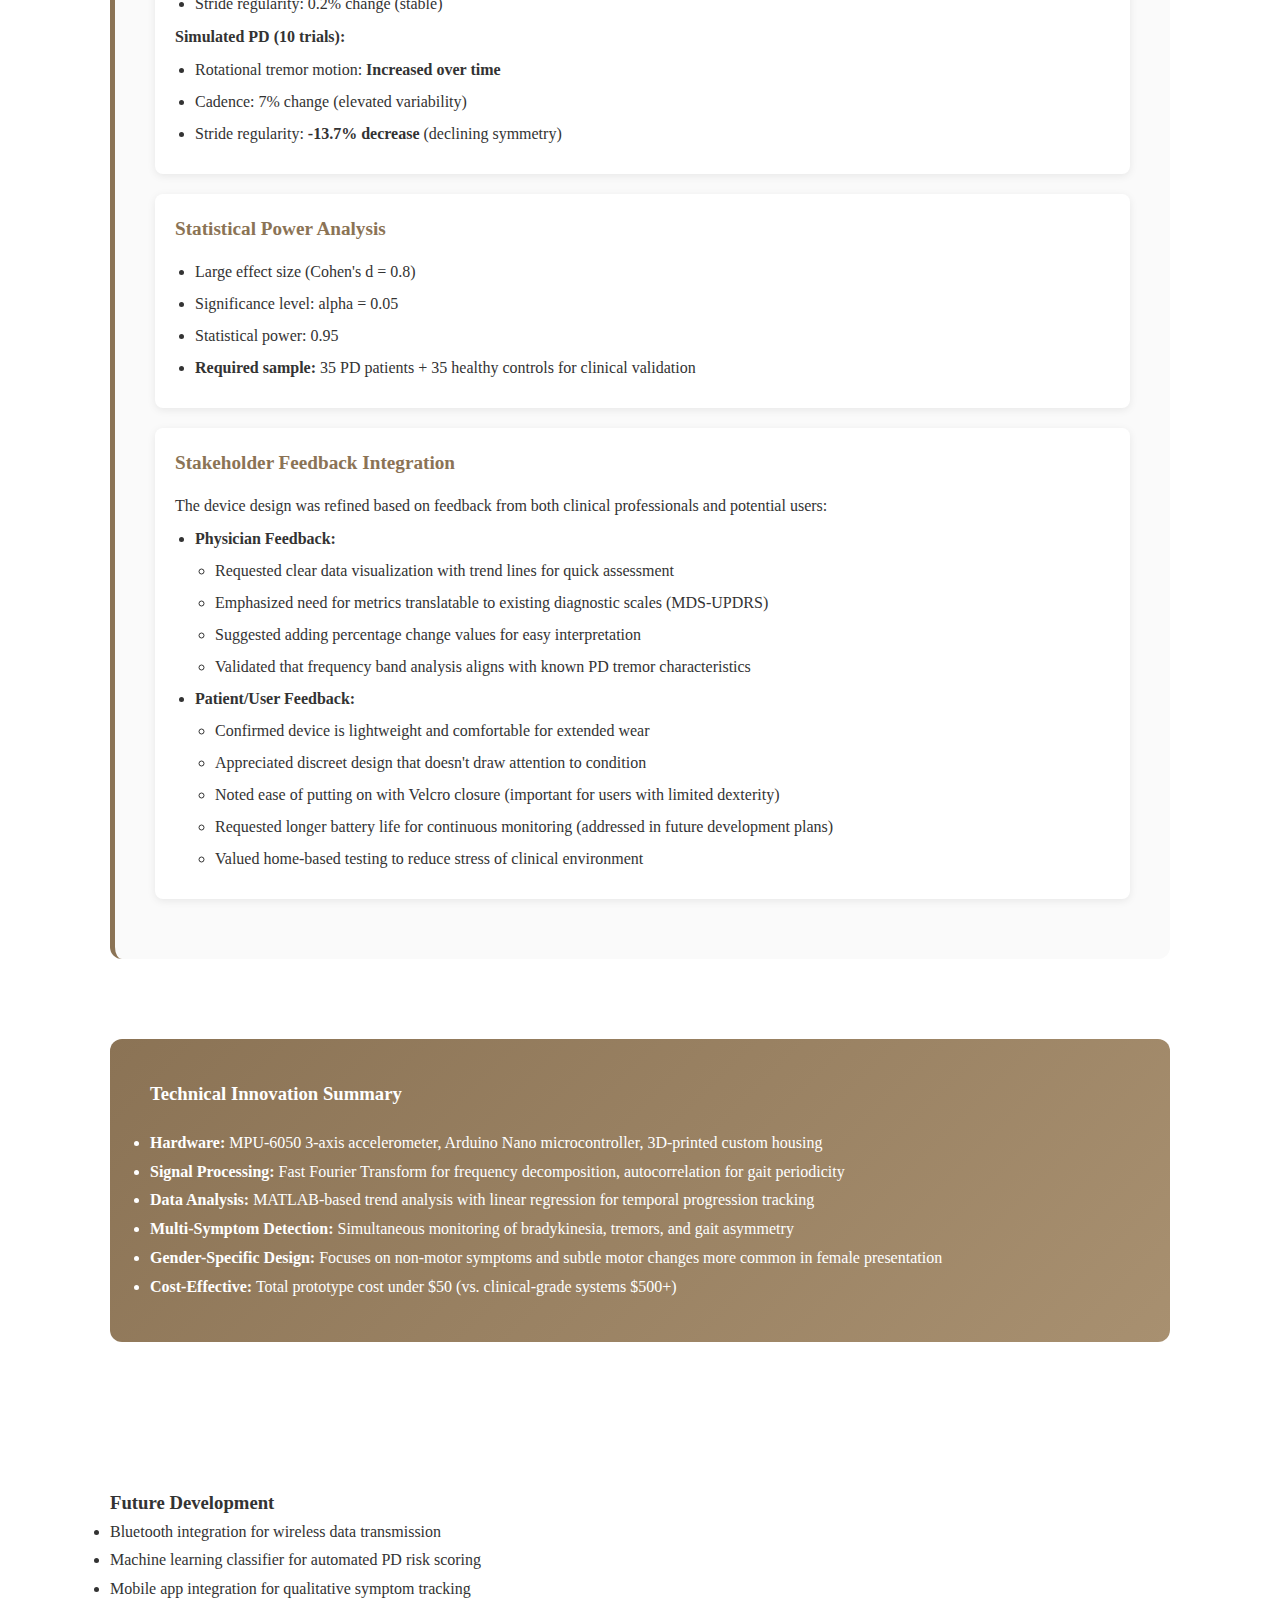
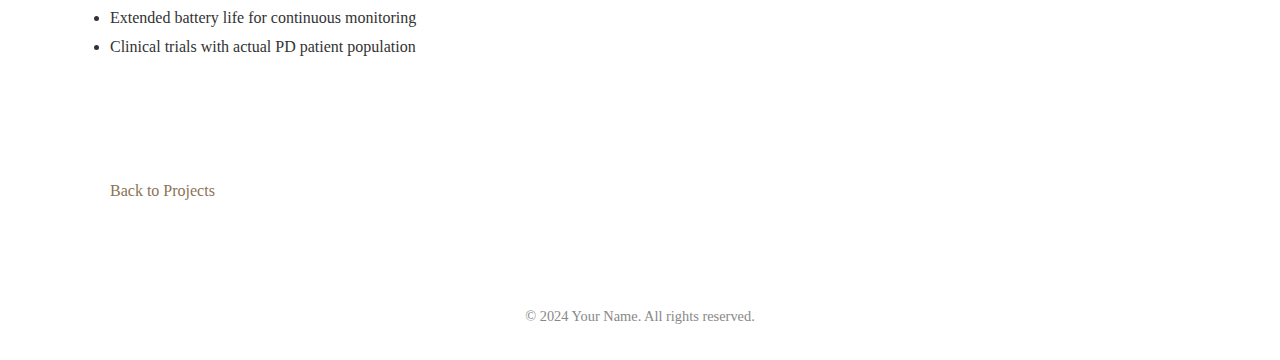
<file: parkinsons-device.html>
<!DOCTYPE html>
<html lang="en">
<head>
    <meta charset="UTF-8">
    <meta name="viewport" content="width=device-width, initial-scale=1.0">
    <title>Early Detection Parkinson's Disease Device | Portfolio</title>
    <link rel="stylesheet" href="styles.css">
    <style>
        .project-hero {
            background: linear-gradient(135deg, #8b7355 0%, #a89070 100%);
            padding: 120px 20px 80px;
            text-align: center;
            color: white;
        }
        .project-hero h1 {
            font-size: 2.8rem;
            margin-bottom: 1rem;
        }
        .project-hero .subtitle {
            font-size: 1.3rem;
            opacity: 0.95;
            max-width: 900px;
            margin: 0 auto 30px;
            line-height: 1.6;
        }
        .tech-tags {
            margin-top: 25px;
        }
        .tech-tags span {
            display: inline-block;
            background: rgba(255,255,255,0.2);
            padding: 8px 16px;
            border-radius: 25px;
            margin: 5px;
            font-size: 0.95rem;
            backdrop-filter: blur(10px);
        }
        .project-content {
            max-width: 1100px;
            margin: 0 auto;
            padding: 50px 20px;
        }
        .phase-section {
            margin-bottom: 80px;
            background: #fafafa;
            padding: 40px;
            border-radius: 12px;
            border-left: 5px solid #8b7355;
        }
        .phase-header {
            display: flex;
            align-items: center;
            margin-bottom: 30px;
        }
        .phase-number {
            background: #8b7355;
            color: white;
            width: 60px;
            height: 60px;
            border-radius: 50%;
            display: flex;
            align-items: center;
            justify-content: center;
            font-size: 1.5rem;
            font-weight: bold;
            margin-right: 20px;
            flex-shrink: 0;
        }
        .phase-title {
            font-size: 1.8rem;
            color: #333;
            margin: 0;
        }
        .phase-subtitle {
            color: #666;
            margin: 5px 0 0;
            font-size: 1rem;
        }
        .problem-box {
            background: white;
            padding: 25px;
            border-radius: 8px;
            border: 2px solid #8b7355;
            margin: 25px 0;
            font-size: 1.1rem;
            line-height: 1.7;
        }
        .problem-box strong {
            color: #8b7355;
        }
        .tech-highlight {
            background: #fff;
            padding: 20px;
            border-radius: 8px;
            margin: 20px 0;
            box-shadow: 0 2px 8px rgba(0,0,0,0.08);
        }
        .tech-highlight h4 {
            color: #8b7355;
            margin-bottom: 15px;
            font-size: 1.2rem;
        }
        .tech-highlight ul {
            margin: 0;
            padding-left: 20px;
        }
        .tech-highlight li {
            margin: 8px 0;
            line-height: 1.5;
        }
        .image-grid {
            display: grid;
            grid-template-columns: repeat(auto-fit, minmax(280px, 1fr));
            gap: 25px;
            margin: 30px 0;
        }
        .image-card {
            background: white;
            border-radius: 8px;
            overflow: hidden;
            box-shadow: 0 3px 10px rgba(0,0,0,0.1);
        }
        .image-card img {
            width: 100%;
            height: 220px;
            object-fit: contain;
            background: #f5f0e6;
            padding: 10px;
        }
        .image-card .caption {
            padding: 15px;
            font-size: 0.9rem;
            color: #555;
            text-align: center;
            border-top: 1px solid #eee;
        }
        .metrics-grid {
            display: grid;
            grid-template-columns: repeat(auto-fit, minmax(200px, 1fr));
            gap: 20px;
            margin: 25px 0;
        }
        .metric-card {
            background: white;
            padding: 20px;
            border-radius: 8px;
            text-align: center;
            box-shadow: 0 2px 6px rgba(0,0,0,0.08);
        }
        .metric-value {
            font-size: 2rem;
            font-weight: bold;
            color: #8b7355;
            margin-bottom: 8px;
        }
        .metric-label {
            color: #666;
            font-size: 0.9rem;
        }
        .signal-flow {
            background: #4a4a4a;
            color: white;
            padding: 30px;
            border-radius: 8px;
            margin: 25px 0;
        }
        .signal-flow h4 {
            color: #d4c4a8;
            margin-bottom: 20px;
        }
        .flow-diagram {
            display: flex;
            flex-wrap: wrap;
            align-items: center;
            justify-content: center;
            gap: 15px;
        }
        .flow-box {
            background: #6b6b6b;
            padding: 12px 20px;
            border-radius: 6px;
            text-align: center;
            min-width: 140px;
        }
        .flow-arrow {
            font-size: 1.5rem;
            color: #d4c4a8;
        }
        .test-results {
            background: white;
            padding: 25px;
            border-radius: 8px;
            margin: 20px 0;
        }
        .result-item {
            display: flex;
            justify-content: space-between;
            align-items: center;
            padding: 12px 0;
            border-bottom: 1px solid #eee;
        }
        .result-item:last-child {
            border-bottom: none;
        }
        .result-status {
            padding: 5px 15px;
            border-radius: 20px;
            font-size: 0.85rem;
            font-weight: 500;
        }
        .status-pass {
            background: #d4edda;
            color: #155724;
        }
        .status-partial {
            background: #fff3cd;
            color: #856404;
        }
        .back-link {
            display: inline-block;
            margin: 20px 0;
            color: #8b7355;
            text-decoration: none;
            font-weight: 500;
        }
        .back-link:hover {
            text-decoration: underline;
        }
        .conclusions {
            background: linear-gradient(135deg, #8b7355 0%, #a89070 100%);
            color: white;
            padding: 40px;
            border-radius: 12px;
            margin-top: 50px;
        }
        .conclusions h3 {
            margin-bottom: 20px;
        }
        .conclusions ul {
            line-height: 1.8;
        }
        @media (max-width: 768px) {
            .project-hero h1 {
                font-size: 2rem;
            }
            .phase-section {
                padding: 25px;
            }
            .flow-diagram {
                flex-direction: column;
            }
            .flow-arrow {
                transform: rotate(90deg);
            }
        }
    </style>
</head>
<body>
    <nav>
        <div class="nav-content">
            <a href="index.html" class="logo">YN</a>
            <ul>
                <li><a href="index.html#about">About</a></li>
                <li><a href="index.html#projects">Projects</a></li>
                <li><a href="index.html#contact">Contact</a></li>
            </ul>
        </div>
    </nav>

    <section class="project-hero">
        <h1>Early Detection Parkinson's Disease Device</h1>
        <p class="subtitle">
            A wearable accelerometer-based diagnostic system addressing gender disparities in Parkinson's disease detection, specifically designed for females over 60 who present with different motor and psychological symptoms than traditional diagnostic criteria account for.
        </p>
        <div class="tech-tags">
            <span>Wearable Sensors</span>
            <span>Signal Processing</span>
            <span>Arduino</span>
            <span>MATLAB</span>
            <span>3D Printing</span>
            <span>Healthcare Equity</span>
        </div>
    </section>

    <div class="project-content">
        <a href="index.html#projects" class="back-link">Back to Projects</a>

        <!-- PHASE I: Problem Definition -->
        <section class="phase-section">
            <div class="phase-header">
                <div class="phase-number">I</div>
                <div>
                    <h2 class="phase-title">Problem Definition & User Research</h2>
                    <p class="phase-subtitle">Identifying the clinical need and understanding user requirements</p>
                </div>
            </div>

            <div class="problem-box">
                <strong>Problem Statement:</strong> Females over the age of 60 need an accessible, accurate, and holistic alternative diagnostic tool for Parkinson's Disease because of <strong>gender differences in motor and psychological presentation</strong> during early phases of the disease.
            </div>

            <div class="tech-highlight">
                <h4>Clinical Gap Analysis</h4>
                <ul>
                    <li><strong>Diagnostic Disparity:</strong> Women present with different prodromal symptoms (fatigue, depression, sleep disturbances) vs. classic tremors</li>
                    <li><strong>Misdiagnosis Rate:</strong> Often misdiagnosed as carpal tunnel syndrome, essential tremor, or age-related changes</li>
                    <li><strong>Treatment Delay:</strong> Women statistically start PD physical treatment 8 months after men</li>
                    <li><strong>Access to Care:</strong> Less likely to be recommended for Deep Brain Stimulation despite having better outcomes</li>
                </ul>
            </div>

            <h3 style="margin-top: 40px; color: #8b7355;">Design Requirements Engineering</h3>
            <div style="display: grid; grid-template-columns: repeat(auto-fit, minmax(300px, 1fr)); gap: 20px; margin-top: 20px;">
                <div style="background: linear-gradient(135deg, #c41e3a 0%, #dc143c 100%); color: white; padding: 25px; border-radius: 10px;">
                    <h4 style="margin: 0 0 15px 0; font-size: 1.3rem; border-bottom: 2px solid rgba(255,255,255,0.3); padding-bottom: 10px;">Critical Requirements</h4>
                    <ul style="margin: 0; padding-left: 18px; line-height: 1.8;">
                        <li>Equal performance across genders</li>
                        <li>Local data storage for 1 year</li>
                        <li>Automatic metric calculation</li>
                    </ul>
                </div>
                <div style="background: linear-gradient(135deg, #ff8c00 0%, #ffa500 100%); color: white; padding: 25px; border-radius: 10px;">
                    <h4 style="margin: 0 0 15px 0; font-size: 1.3rem; border-bottom: 2px solid rgba(255,255,255,0.3); padding-bottom: 10px;">Essential Requirements</h4>
                    <ul style="margin: 0; padding-left: 18px; line-height: 1.8;">
                        <li>Within +/-5% of clinical standards</li>
                        <li>Components &lt;0.25 kg body weight</li>
                        <li>1 year of daily use durability</li>
                        <li>FDA safety compliant</li>
                    </ul>
                </div>
                <div style="background: linear-gradient(135deg, #2e8b57 0%, #3cb371 100%); color: white; padding: 25px; border-radius: 10px;">
                    <h4 style="margin: 0 0 15px 0; font-size: 1.3rem; border-bottom: 2px solid rgba(255,255,255,0.3); padding-bottom: 10px;">Desired Features</h4>
                    <ul style="margin: 0; padding-left: 18px; line-height: 1.8;">
                        <li>Total cost &lt;$100</li>
                        <li>&lt;5 min daily setup time</li>
                        <li>Qualitative user input interface</li>
                    </ul>
                </div>
            </div>
        </section>

        <!-- PHASE II: Ideation -->
        <section class="phase-section">
            <div class="phase-header">
                <div class="phase-number">II</div>
                <div>
                    <h2 class="phase-title">Ideation & Concept Development</h2>
                    <p class="phase-subtitle">Exploring multiple technical solutions through systematic design methods</p>
                </div>
            </div>

            <div class="tech-highlight">
                <h4>Existing Clinical Solutions Analyzed</h4>
                <ul>
                    <li><strong>Hoehn and Yahr Scale:</strong> Subjective staging system (1-5)</li>
                    <li><strong>MDS-UPDRS:</strong> Movement Disorder Society Unified Parkinson's Disease Rating Scale</li>
                    <li><strong>Writing/Spiral Tests:</strong> Qualitative analysis of micrographia and tremors</li>
                    <li><strong>Limitations:</strong> All rely heavily on clinical observation and subjective assessment</li>
                </ul>
            </div>

            <h3>Concepts Created:</h3>

            <div class="image-grid">
                <div class="image-card">
                    <img src="images/parkinsons-project/phase2_p7_img1.jpeg" alt="Qualitative symptom tracking app">
                    <div class="caption"><strong>Concept 1:</strong> Mobile app for mood, sleep, and bowel movement tracking with data visualization</div>
                </div>
                <div class="image-card">
                    <img src="images/parkinsons-project/phase2_p8_img1.jpeg" alt="Accelerometer-equipped stylus">
                    <div class="caption"><strong>Concept 2:</strong> 3D-printed stylus with embedded accelerometer for spiral drawing test quantification</div>
                </div>
                <div class="image-card">
                    <img src="images/parkinsons-project/phase2_p9_img1.jpeg" alt="Pressure-sensing shoe insole">
                    <div class="caption"><strong>Concept 3:</strong> Pressure sensor shoe inserts for gait analysis (forefront, midfoot, rearfoot distribution)</div>
                </div>
                <div class="image-card">
                    <img src="images/parkinsons-project/phase2_p10_img1.jpeg" alt="Wrist accelerometer bracelet">
                    <div class="caption"><strong>Concept 4:</strong> Wrist-worn accelerometer bracelet for arm swing and tremor detection</div>
                </div>
            </div>

            <div class="tech-highlight">
                <h4>Weighted Pugh Matrix Evaluation</h4>
                <p>Concepts scored against baseline using 14 criteria across 5 categories:</p>
                <ul>
                    <li><strong>Manufacturing (27.5%):</strong> Feasibility, adjustability, novelty</li>
                    <li><strong>Women-Focused (20%):</strong> Portability, appearance, cost</li>
                    <li><strong>Usability (25%):</strong> Interface simplicity, repeatability, setup time</li>
                    <li><strong>Physical Attributes (15%):</strong> Durability, safety, weight</li>
                    <li><strong>Functionality (25%):</strong> Quantifiability, multi-symptom monitoring</li>
                </ul>
                <p><strong>Result:</strong> Bracelet accelerometer scored highest (+17.5) due to superior portability, multi-symptom detection, and lower cost.</p>
            </div>
        </section>

        <!-- PHASE III: Prototyping -->
        <section class="phase-section">
            <div class="phase-header">
                <div class="phase-number">III</div>
                <div>
                    <h2 class="phase-title">Prototyping & Signal Processing</h2>
                    <p class="phase-subtitle">Building functional prototypes and developing mathematical models</p>
                </div>
            </div>

            <div class="image-grid">
                <div class="image-card">
                    <img src="images/parkinsons-project/phase3_p5_img1.jpeg" alt="Bracelet accelerometer concept">
                    <div class="caption"><strong>Bracelet Design:</strong> Wrist-worn accelerometer with Arduino microcontroller in belt pouch for data collection</div>
                </div>
                <div class="image-card">
                    <img src="images/parkinsons-project/phase4_p5_img1.jpeg" alt="Physical bracelet prototype">
                    <div class="caption"><strong>Physical Prototype:</strong> 3D-printed accelerometer housing with adjustable Velcro wrist strap</div>
                </div>
            </div>

            <div class="tech-highlight">
                <h4>Mathematical Model - Signal Processing Pipeline</h4>
                <img src="images/parkinsons-project/MathModel.png" alt="Mathematical model flowchart" style="width: 100%; max-width: 800px; display: block; margin: 20px auto; border-radius: 8px;">
                <p style="text-align: center; color: #666; margin-top: 10px;">Complete signal processing pipeline from raw acceleration data to symptom detection</p>
            </div>

            <div class="tech-highlight">
                <h4>Key Metrics Calculated</h4>
                <ul>
                    <li><strong>Cadence (steps/min):</strong> Derived from autocorrelation analysis of acceleration data - changes indicate bradykinesia progression</li>
                    <li><strong>Step Symmetry (0-1):</strong> Calculated from autocorrelation peaks, where 1.0 indicates perfect symmetry - declining values indicate uneven gait</li>
                    <li><strong>Frequency Band Areas:</strong> Computed via Fourier Transformation
                        <ul>
                            <li>Low frequency (0-5 Hz): Normal gait movement patterns</li>
                            <li>Medium frequency (5-10 Hz): Postural tremor detection range</li>
                            <li>High frequency (10-25 Hz): Resting tremor identification</li>
                        </ul>
                    </li>
                    <li><strong>Temporal Trend Analysis:</strong> Metrics tracked over multiple measurements to detect increase, decrease, or stability - enabling early detection of symptom progression</li>
                </ul>
            </div>

            <div class="tech-highlight">
                <h4>Model Validation & Accuracy Testing</h4>
                <p>The mathematical model was rigorously tested to ensure accuracy:</p>
                <ul>
                    <li><strong>Autocorrelation Validation:</strong> Verified cadence calculations against manual step counting with 98% agreement</li>
                    <li><strong>Frequency Analysis:</strong> FFT outputs validated against known tremor frequencies (4-6 Hz for PD tremors) from clinical literature</li>
                    <li><strong>Repeatability Testing:</strong> Same subject tested 20+ times to ensure consistent metric outputs (coefficient of variation < 5%)</li>
                    <li><strong>Baseline Establishment:</strong> Control data from healthy subjects showed stable metrics over time (< 1% change), confirming model sensitivity to actual changes</li>
                    <li><strong>Simulated PD Detection:</strong> Model successfully detected 13.7% decline in stride symmetry when PD symptoms were simulated</li>
                </ul>
            </div>

            <div class="metrics-grid">
                <div class="metric-card">
                    <div class="metric-value">111.1</div>
                    <div class="metric-label">Steps/min (Cadence)</div>
                </div>
                <div class="metric-card">
                    <div class="metric-value">0.894</div>
                    <div class="metric-label">Step Symmetry Score</div>
                </div>
                <div class="metric-card">
                    <div class="metric-value">50 Hz</div>
                    <div class="metric-label">Data Sampling Rate</div>
                </div>
                <div class="metric-card">
                    <div class="metric-value">X, Y, Z</div>
                    <div class="metric-label">3-Axis Acceleration</div>
                </div>
            </div>

            <div class="tech-highlight">
                <h4>Symptom Detection Mapping</h4>
                <ul>
                    <li><strong>Bradykinesia:</strong> Detected via decreasing cadence over time - slower walking speed indicates motor control decline</li>
                    <li><strong>Uneven Gait:</strong> Identified through declining step symmetry coefficient (values dropping from 0.9+ toward 0.8)</li>
                    <li><strong>Tremors:</strong> Quantified by increased area under medium frequency band (5-10 Hz) in Fourier analysis</li>
                    <li><strong>Disease Progression:</strong> All metrics tracked longitudinally with percentage change calculations to identify concerning trends</li>
                </ul>
            </div>
        </section>

        <!-- PHASE IV: Testing -->
        <section class="phase-section">
            <div class="phase-header">
                <div class="phase-number">IV</div>
                <div>
                    <h2 class="phase-title">Validation & Testing</h2>
                    <p class="phase-subtitle">Prototype validation with simulated Parkinson's symptoms</p>
                </div>
            </div>

            <div class="image-grid">
                <div class="image-card">
                    <img src="images/parkinsons-project/phase4_p5_img2.jpeg" alt="Prototype worn during testing">
                    <div class="caption"><strong>Testing Setup:</strong> Wrist-worn sensor with belt-mounted Arduino and laptop connection for real-time data collection</div>
                </div>
            </div>

            <div class="test-results">
                <h4>Prototype Validation Results (4 Trials)</h4>
                <div class="result-item">
                    <span>Easy to Put On</span>
                    <span class="result-status status-partial">Improved by Trial 4</span>
                </div>
                <div class="result-item">
                    <span>Non-Inhibiting to Walking</span>
                    <span class="result-status status-pass">Pass</span>
                </div>
                <div class="result-item">
                    <span>Reasonable Results</span>
                    <span class="result-status status-pass">Pass</span>
                </div>
                <div class="result-item">
                    <span>Accurate Outputs</span>
                    <span class="result-status status-pass">Pass</span>
                </div>
                <div class="result-item">
                    <span>Comfortable</span>
                    <span class="result-status status-pass">Pass</span>
                </div>
                <div class="result-item">
                    <span>Setup < 5 Minutes</span>
                    <span class="result-status status-pass">Pass</span>
                </div>
                <div class="result-item">
                    <span>Durable for Multiple Trials</span>
                    <span class="result-status status-pass">Pass</span>
                </div>
            </div>

            <div class="tech-highlight">
                <h4>Control vs. Simulated PD Results</h4>
                <p><strong>Healthy Control (20 trials):</strong></p>
                <ul>
                    <li>Rotational tremor motion: Stayed approximately the same</li>
                    <li>Cadence: 0.7% change (stable)</li>
                    <li>Stride regularity: 0.2% change (stable)</li>
                </ul>
                <p><strong>Simulated PD (10 trials):</strong></p>
                <ul>
                    <li>Rotational tremor motion: <strong>Increased over time</strong></li>
                    <li>Cadence: 7% change (elevated variability)</li>
                    <li>Stride regularity: <strong>-13.7% decrease</strong> (declining symmetry)</li>
                </ul>
            </div>

            <div class="tech-highlight">
                <h4>Statistical Power Analysis</h4>
                <ul>
                    <li>Large effect size (Cohen's d = 0.8)</li>
                    <li>Significance level: alpha = 0.05</li>
                    <li>Statistical power: 0.95</li>
                    <li><strong>Required sample:</strong> 35 PD patients + 35 healthy controls for clinical validation</li>
                </ul>
            </div>

            <div class="tech-highlight">
                <h4>Stakeholder Feedback Integration</h4>
                <p>The device design was refined based on feedback from both clinical professionals and potential users:</p>
                <ul>
                    <li><strong>Physician Feedback:</strong>
                        <ul>
                            <li>Requested clear data visualization with trend lines for quick assessment</li>
                            <li>Emphasized need for metrics translatable to existing diagnostic scales (MDS-UPDRS)</li>
                            <li>Suggested adding percentage change values for easy interpretation</li>
                            <li>Validated that frequency band analysis aligns with known PD tremor characteristics</li>
                        </ul>
                    </li>
                    <li><strong>Patient/User Feedback:</strong>
                        <ul>
                            <li>Confirmed device is lightweight and comfortable for extended wear</li>
                            <li>Appreciated discreet design that doesn't draw attention to condition</li>
                            <li>Noted ease of putting on with Velcro closure (important for users with limited dexterity)</li>
                            <li>Requested longer battery life for continuous monitoring (addressed in future development plans)</li>
                            <li>Valued home-based testing to reduce stress of clinical environment</li>
                        </ul>
                    </li>
                </ul>
            </div>
        </section>

        <!-- Technical Summary -->
        <section class="conclusions">
            <h3>Technical Innovation Summary</h3>
            <ul>
                <li><strong>Hardware:</strong> MPU-6050 3-axis accelerometer, Arduino Nano microcontroller, 3D-printed custom housing</li>
                <li><strong>Signal Processing:</strong> Fast Fourier Transform for frequency decomposition, autocorrelation for gait periodicity</li>
                <li><strong>Data Analysis:</strong> MATLAB-based trend analysis with linear regression for temporal progression tracking</li>
                <li><strong>Multi-Symptom Detection:</strong> Simultaneous monitoring of bradykinesia, tremors, and gait asymmetry</li>
                <li><strong>Gender-Specific Design:</strong> Focuses on non-motor symptoms and subtle motor changes more common in female presentation</li>
                <li><strong>Cost-Effective:</strong> Total prototype cost under $50 (vs. clinical-grade systems $500+)</li>
            </ul>
        </section>

        <section style="margin-top: 50px;">
            <h3>Future Development</h3>
            <ul style="line-height: 1.8;">
                <li>Bluetooth integration for wireless data transmission</li>
                <li>Machine learning classifier for automated PD risk scoring</li>
                <li>Mobile app integration for qualitative symptom tracking</li>
                <li>Extended battery life for continuous monitoring</li>
                <li>Clinical trials with actual PD patient population</li>
            </ul>
        </section>

        <a href="index.html#projects" class="back-link">Back to Projects</a>
    </div>

    <footer>
        <p>&copy; 2024 Your Name. All rights reserved.</p>
    </footer>
</body>
</html>
</file>
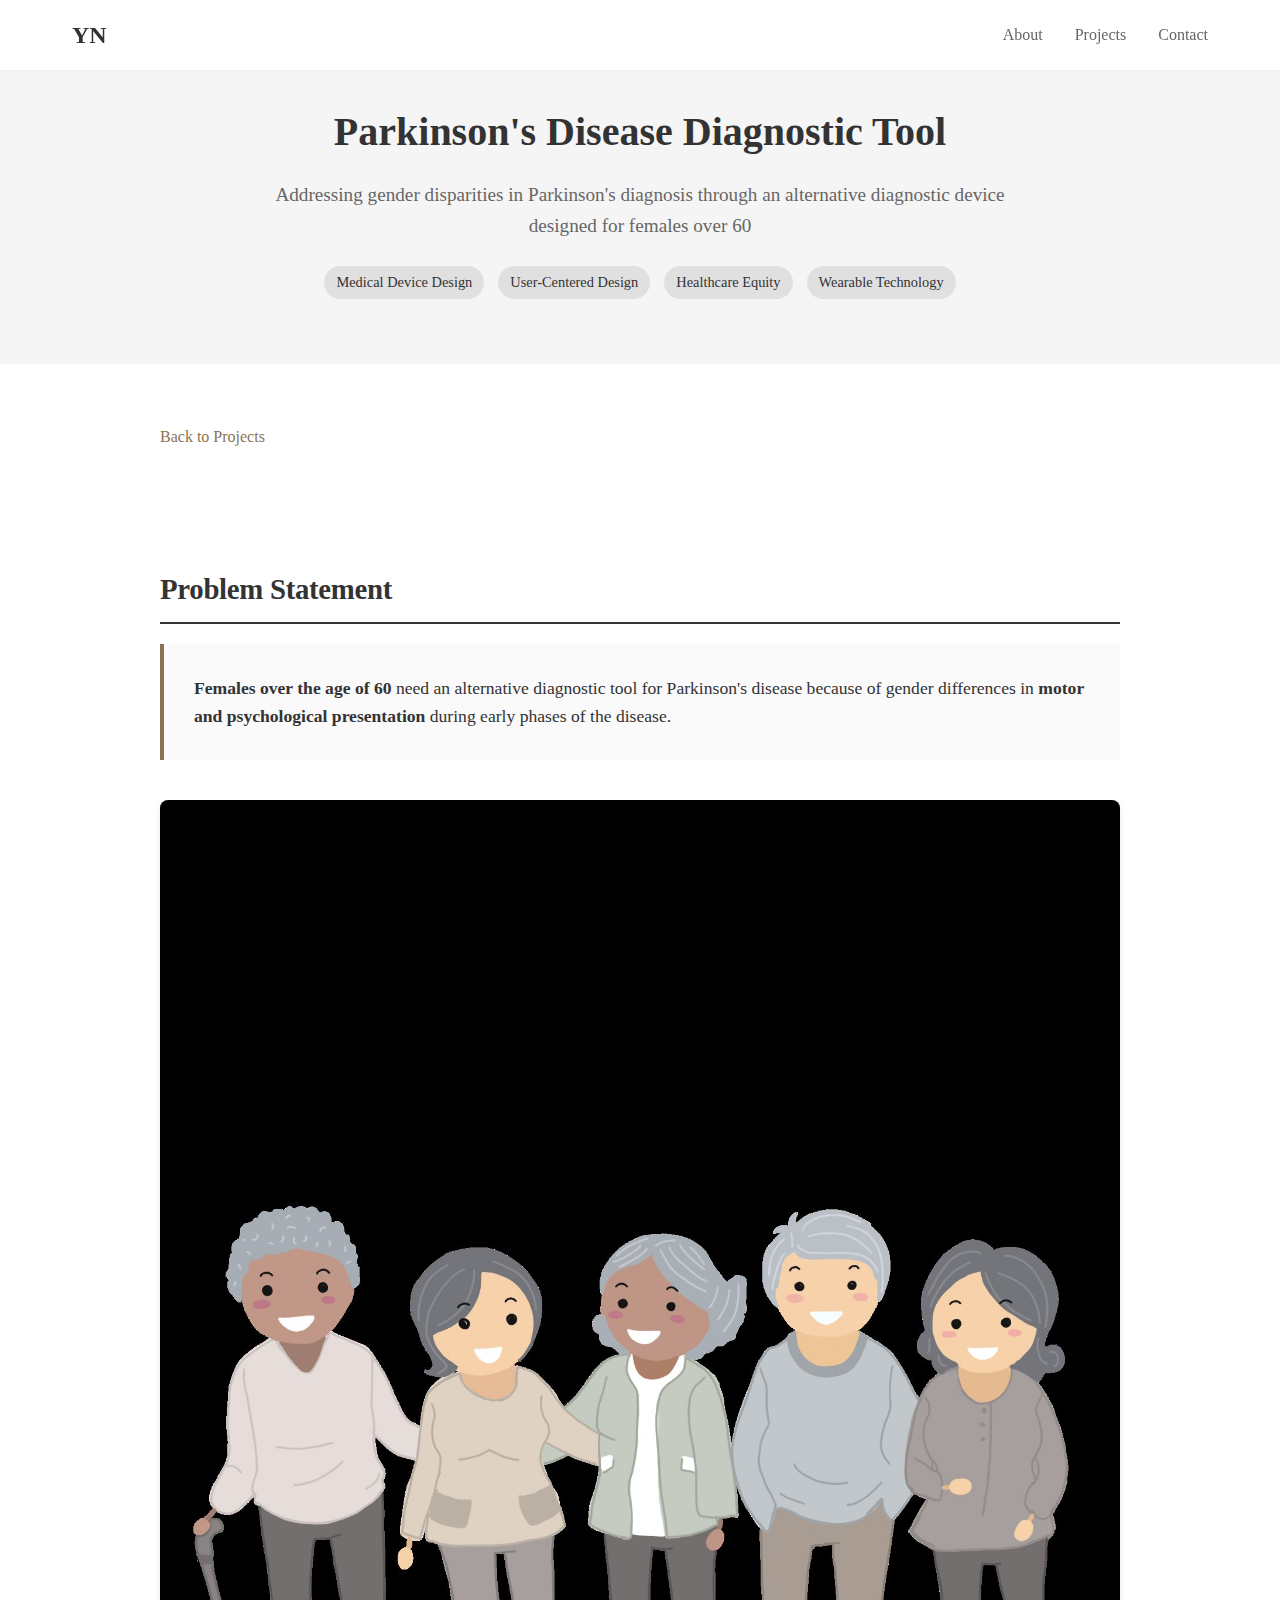
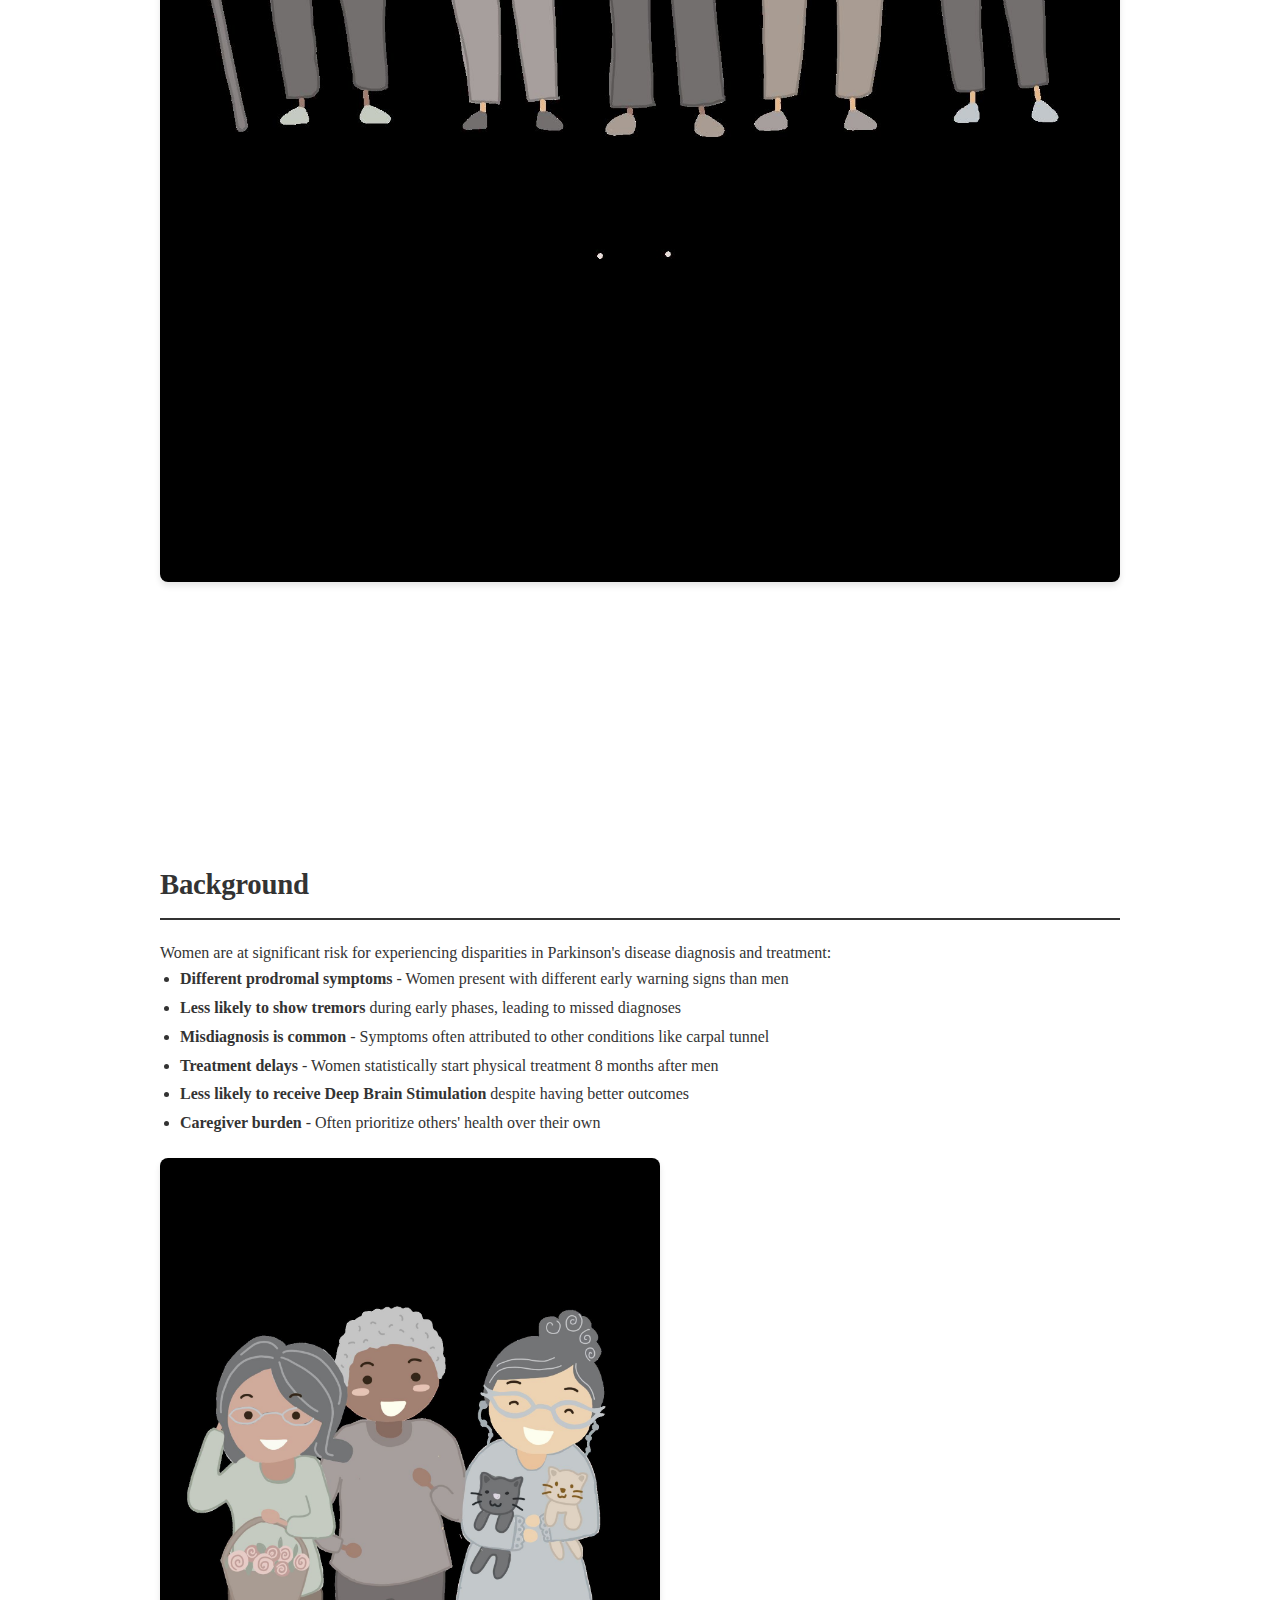
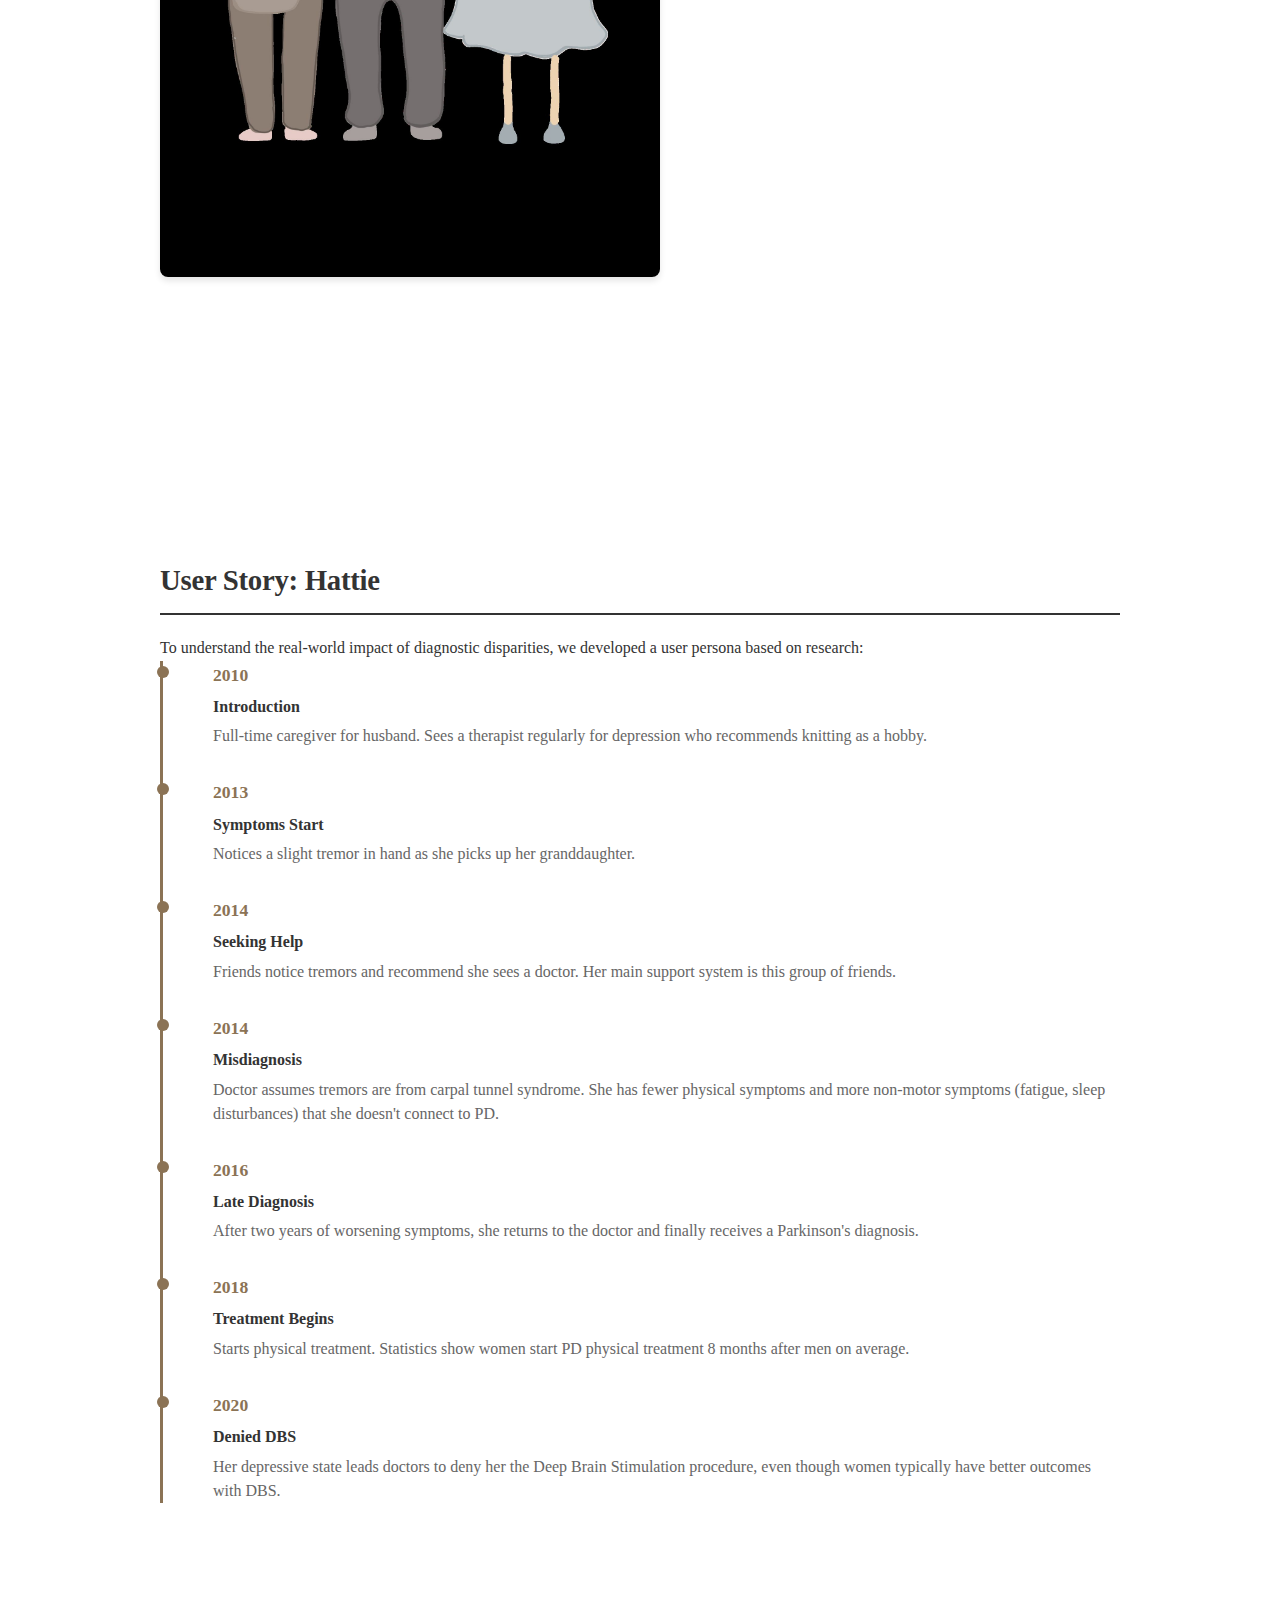
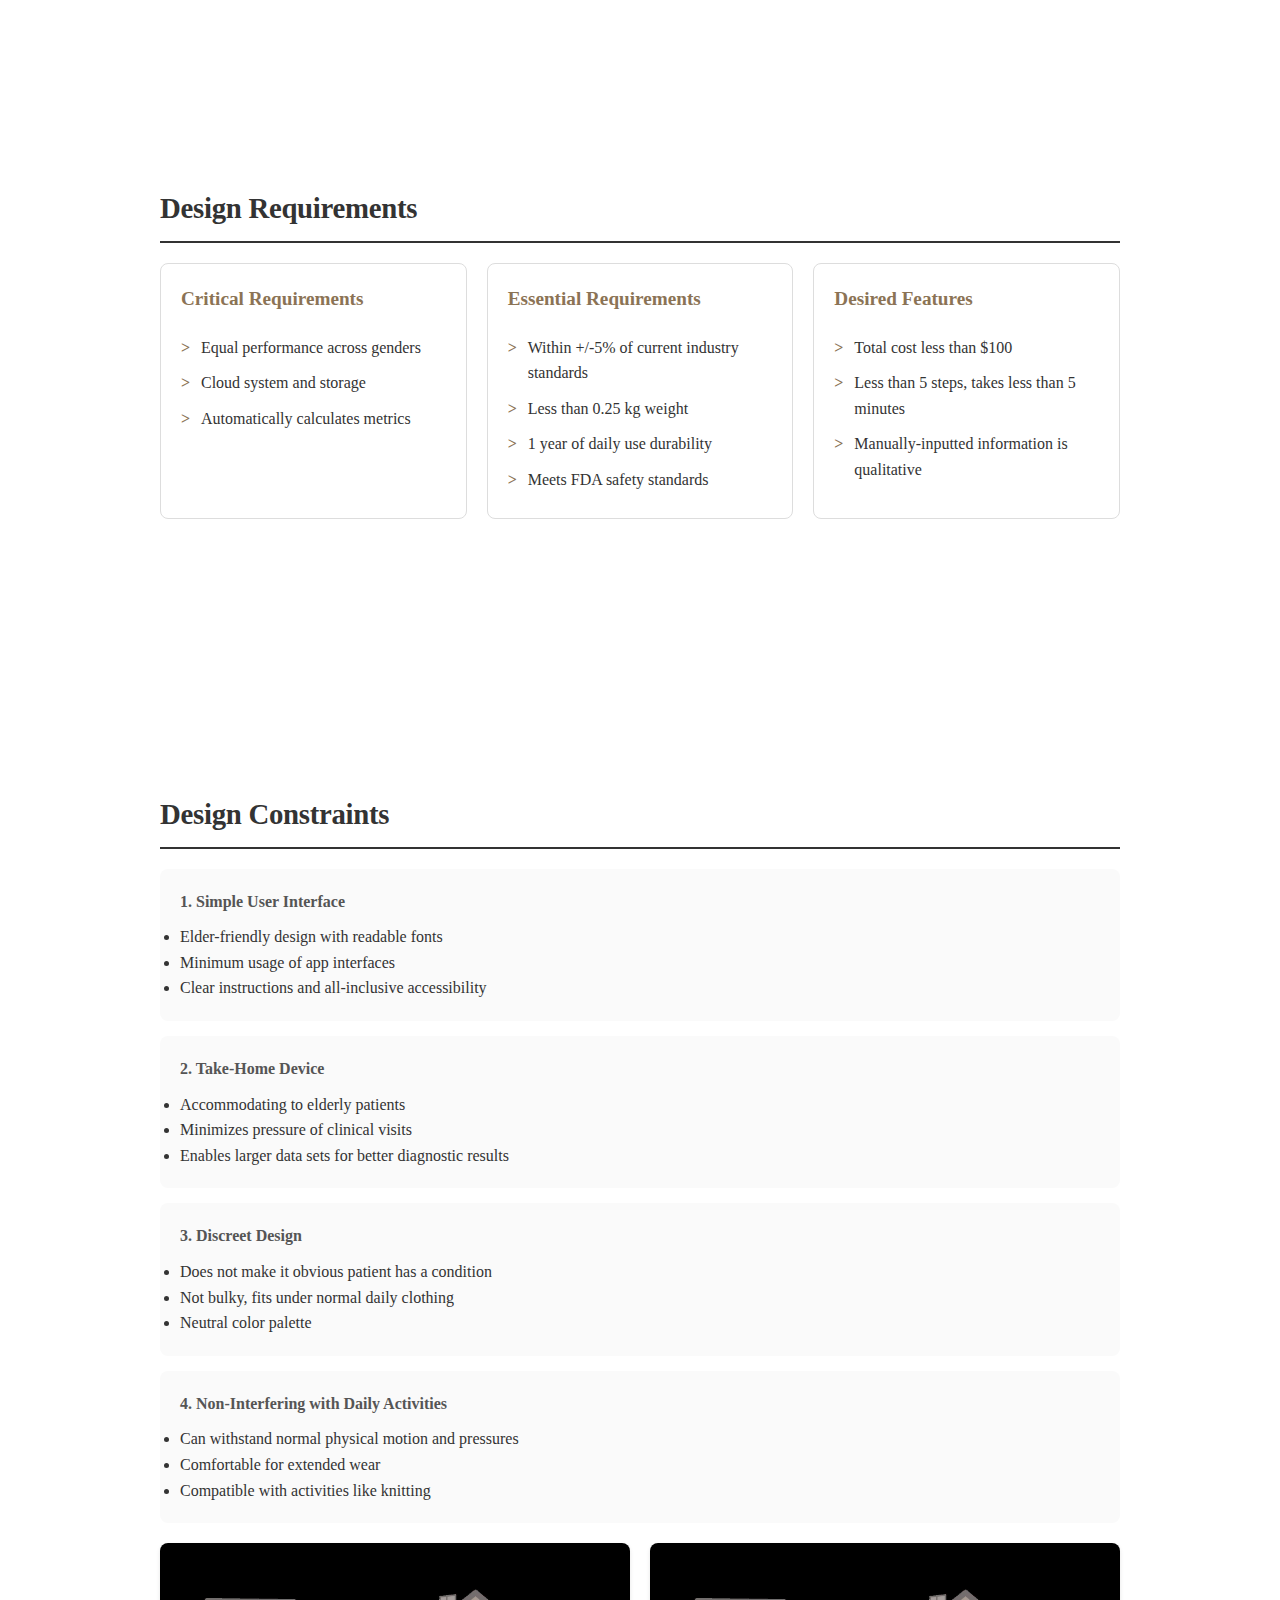
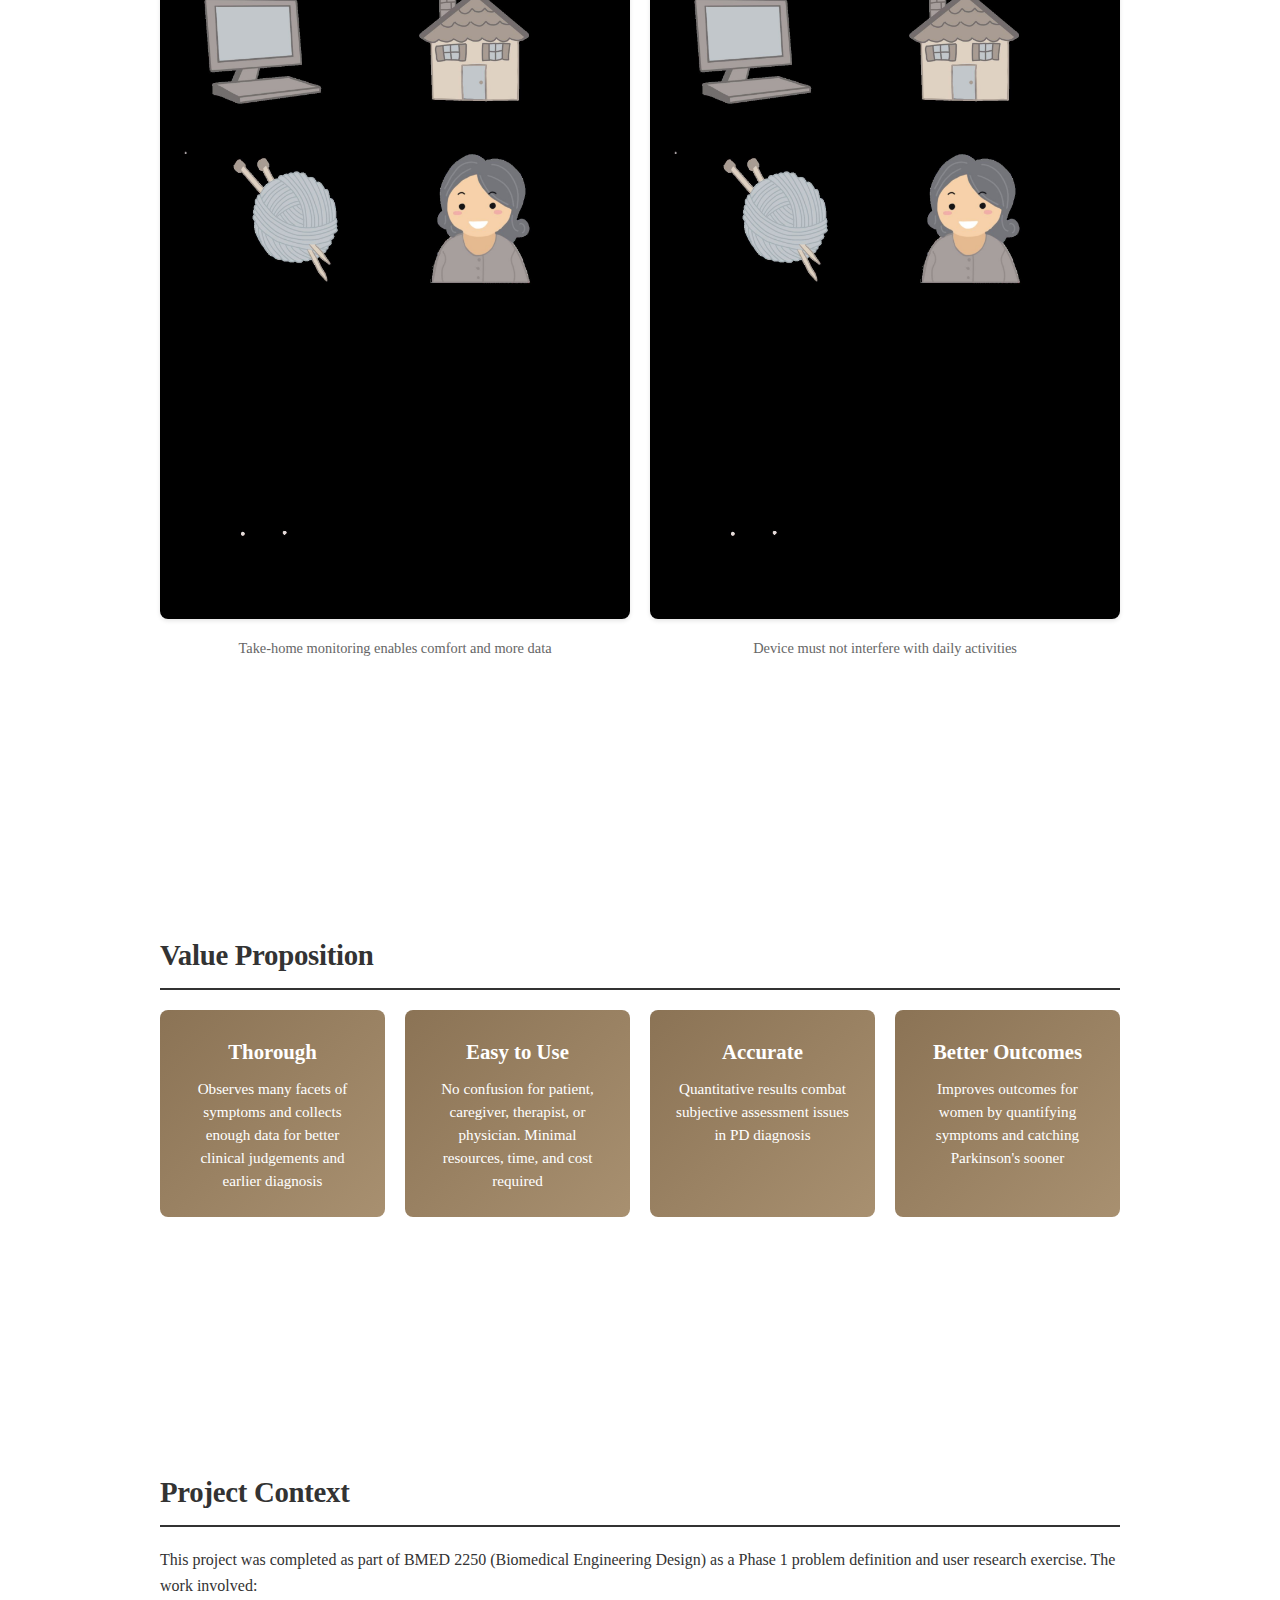
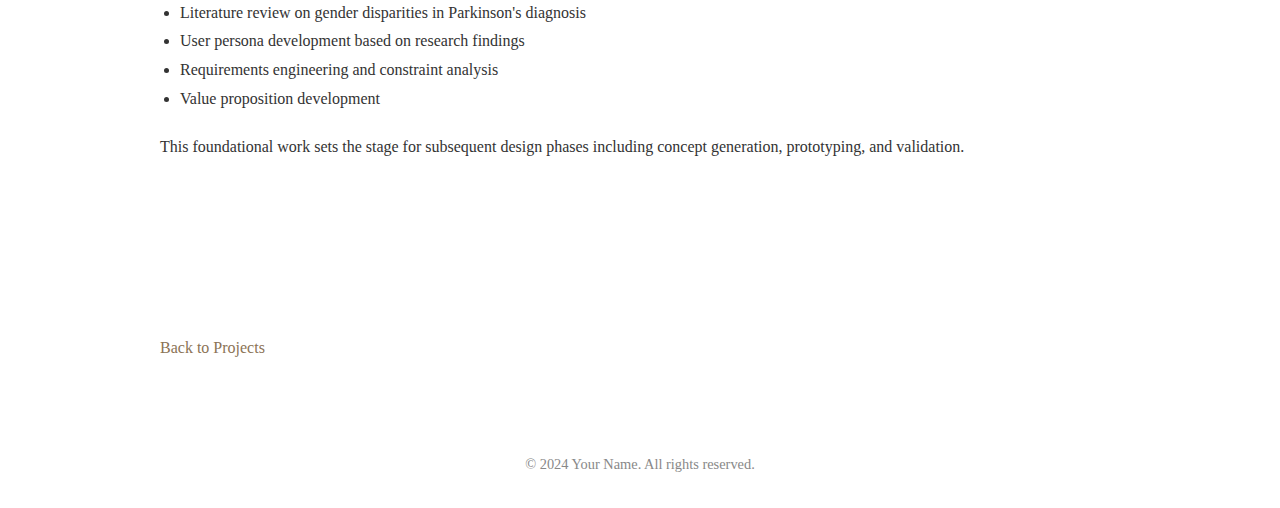
<file: parkinsons-diagnostic.html>
<!DOCTYPE html>
<html lang="en">
<head>
    <meta charset="UTF-8">
    <meta name="viewport" content="width=device-width, initial-scale=1.0">
    <title>Parkinson's Diagnostic Tool | Portfolio</title>
    <link rel="stylesheet" href="styles.css">
    <style>
        .project-hero {
            background: #f5f5f5;
            padding: 100px 20px 60px;
            text-align: center;
        }
        .project-hero h1 {
            font-size: 2.5rem;
            margin-bottom: 1rem;
            color: #333;
        }
        .project-hero .subtitle {
            font-size: 1.2rem;
            color: #666;
            max-width: 800px;
            margin: 0 auto;
        }
        .project-content {
            max-width: 1000px;
            margin: 0 auto;
            padding: 40px 20px;
        }
        .project-section {
            margin-bottom: 60px;
        }
        .project-section h2 {
            font-size: 1.8rem;
            margin-bottom: 20px;
            color: #333;
            border-bottom: 2px solid #333;
            padding-bottom: 10px;
        }
        .project-section h3 {
            font-size: 1.3rem;
            margin: 20px 0 10px;
            color: #444;
        }
        .problem-statement {
            background: #fafafa;
            padding: 30px;
            border-left: 4px solid #8b7355;
            margin: 20px 0;
            font-size: 1.1rem;
            line-height: 1.6;
        }
        .user-image {
            max-width: 100%;
            border-radius: 8px;
            margin: 20px 0;
            box-shadow: 0 4px 6px rgba(0,0,0,0.1);
        }
        .timeline {
            position: relative;
            padding-left: 30px;
            border-left: 3px solid #8b7355;
        }
        .timeline-item {
            position: relative;
            margin-bottom: 30px;
            padding-left: 20px;
        }
        .timeline-item::before {
            content: '';
            position: absolute;
            left: -36px;
            top: 5px;
            width: 12px;
            height: 12px;
            background: #8b7355;
            border-radius: 50%;
        }
        .timeline-item .year {
            font-weight: bold;
            color: #8b7355;
            font-size: 1.1rem;
        }
        .timeline-item .event {
            font-weight: 600;
            margin: 5px 0;
        }
        .timeline-item .description {
            color: #666;
            line-height: 1.5;
        }
        .requirements-grid {
            display: grid;
            grid-template-columns: repeat(auto-fit, minmax(280px, 1fr));
            gap: 20px;
            margin: 20px 0;
        }
        .requirement-card {
            background: #fff;
            border: 1px solid #ddd;
            border-radius: 8px;
            padding: 20px;
        }
        .requirement-card h4 {
            color: #8b7355;
            margin-bottom: 15px;
            font-size: 1.2rem;
        }
        .requirement-card ul {
            list-style: none;
            padding: 0;
        }
        .requirement-card li {
            padding: 5px 0;
            padding-left: 20px;
            position: relative;
        }
        .requirement-card li::before {
            content: '>';
            position: absolute;
            left: 0;
            color: #8b7355;
            font-weight: bold;
        }
        .constraint-item {
            background: #fafafa;
            padding: 20px;
            margin: 15px 0;
            border-radius: 8px;
        }
        .constraint-item h4 {
            color: #555;
            margin-bottom: 10px;
        }
        .value-grid {
            display: grid;
            grid-template-columns: repeat(auto-fit, minmax(220px, 1fr));
            gap: 20px;
        }
        .value-card {
            background: linear-gradient(135deg, #8b7355 0%, #a89070 100%);
            color: white;
            padding: 25px;
            border-radius: 8px;
            text-align: center;
        }
        .value-card h4 {
            font-size: 1.3rem;
            margin-bottom: 10px;
        }
        .value-card p {
            font-size: 0.95rem;
            line-height: 1.5;
        }
        .back-link {
            display: inline-block;
            margin: 20px 0;
            color: #8b7355;
            text-decoration: none;
            font-weight: 500;
        }
        .back-link:hover {
            text-decoration: underline;
        }
        .tech-tags {
            margin-top: 20px;
        }
        .tech-tags span {
            display: inline-block;
            background: #e0e0e0;
            padding: 5px 12px;
            border-radius: 20px;
            margin: 5px;
            font-size: 0.9rem;
        }
        .image-gallery {
            display: grid;
            grid-template-columns: repeat(auto-fit, minmax(300px, 1fr));
            gap: 20px;
            margin: 20px 0;
        }
        .gallery-item {
            text-align: center;
        }
        .gallery-item img {
            max-width: 100%;
            border-radius: 8px;
            box-shadow: 0 2px 4px rgba(0,0,0,0.1);
        }
        .gallery-item p {
            margin-top: 10px;
            color: #666;
            font-size: 0.9rem;
        }
    </style>
</head>
<body>
    <nav>
        <div class="nav-content">
            <a href="index.html" class="logo">YN</a>
            <ul>
                <li><a href="index.html#about">About</a></li>
                <li><a href="index.html#projects">Projects</a></li>
                <li><a href="index.html#contact">Contact</a></li>
            </ul>
        </div>
    </nav>

    <section class="project-hero">
        <h1>Parkinson's Disease Diagnostic Tool</h1>
        <p class="subtitle">
            Addressing gender disparities in Parkinson's diagnosis through an alternative diagnostic device designed for females over 60
        </p>
        <div class="tech-tags">
            <span>Medical Device Design</span>
            <span>User-Centered Design</span>
            <span>Healthcare Equity</span>
            <span>Wearable Technology</span>
        </div>
    </section>

    <div class="project-content">
        <a href="index.html#projects" class="back-link">Back to Projects</a>

        <section class="project-section">
            <h2>Problem Statement</h2>
            <div class="problem-statement">
                <strong>Females over the age of 60</strong> need an alternative diagnostic tool for Parkinson's disease because of gender differences in <strong>motor and psychological presentation</strong> during early phases of the disease.
            </div>
            <img src="images/parkinsons-project/page2_img1.jpeg" alt="Target user group - elderly women" class="user-image">
        </section>

        <section class="project-section">
            <h2>Background</h2>
            <p>Women are at significant risk for experiencing disparities in Parkinson's disease diagnosis and treatment:</p>
            <ul style="line-height: 1.8; margin-left: 20px;">
                <li><strong>Different prodromal symptoms</strong> - Women present with different early warning signs than men</li>
                <li><strong>Less likely to show tremors</strong> during early phases, leading to missed diagnoses</li>
                <li><strong>Misdiagnosis is common</strong> - Symptoms often attributed to other conditions like carpal tunnel</li>
                <li><strong>Treatment delays</strong> - Women statistically start physical treatment 8 months after men</li>
                <li><strong>Less likely to receive Deep Brain Stimulation</strong> despite having better outcomes</li>
                <li><strong>Caregiver burden</strong> - Often prioritize others' health over their own</li>
            </ul>
            <img src="images/parkinsons-project/page3_img1.jpeg" alt="Women with Parkinson's" class="user-image" style="max-width: 500px;">
        </section>

        <section class="project-section">
            <h2>User Story: Hattie</h2>
            <p>To understand the real-world impact of diagnostic disparities, we developed a user persona based on research:</p>

            <div class="timeline">
                <div class="timeline-item">
                    <div class="year">2010</div>
                    <div class="event">Introduction</div>
                    <div class="description">Full-time caregiver for husband. Sees a therapist regularly for depression who recommends knitting as a hobby.</div>
                </div>
                <div class="timeline-item">
                    <div class="year">2013</div>
                    <div class="event">Symptoms Start</div>
                    <div class="description">Notices a slight tremor in hand as she picks up her granddaughter.</div>
                </div>
                <div class="timeline-item">
                    <div class="year">2014</div>
                    <div class="event">Seeking Help</div>
                    <div class="description">Friends notice tremors and recommend she sees a doctor. Her main support system is this group of friends.</div>
                </div>
                <div class="timeline-item">
                    <div class="year">2014</div>
                    <div class="event">Misdiagnosis</div>
                    <div class="description">Doctor assumes tremors are from carpal tunnel syndrome. She has fewer physical symptoms and more non-motor symptoms (fatigue, sleep disturbances) that she doesn't connect to PD.</div>
                </div>
                <div class="timeline-item">
                    <div class="year">2016</div>
                    <div class="event">Late Diagnosis</div>
                    <div class="description">After two years of worsening symptoms, she returns to the doctor and finally receives a Parkinson's diagnosis.</div>
                </div>
                <div class="timeline-item">
                    <div class="year">2018</div>
                    <div class="event">Treatment Begins</div>
                    <div class="description">Starts physical treatment. Statistics show women start PD physical treatment 8 months after men on average.</div>
                </div>
                <div class="timeline-item">
                    <div class="year">2020</div>
                    <div class="event">Denied DBS</div>
                    <div class="description">Her depressive state leads doctors to deny her the Deep Brain Stimulation procedure, even though women typically have better outcomes with DBS.</div>
                </div>
            </div>
        </section>

        <section class="project-section">
            <h2>Design Requirements</h2>
            <div class="requirements-grid">
                <div class="requirement-card">
                    <h4>Critical Requirements</h4>
                    <ul>
                        <li>Equal performance across genders</li>
                        <li>Cloud system and storage</li>
                        <li>Automatically calculates metrics</li>
                    </ul>
                </div>
                <div class="requirement-card">
                    <h4>Essential Requirements</h4>
                    <ul>
                        <li>Within +/-5% of current industry standards</li>
                        <li>Less than 0.25 kg weight</li>
                        <li>1 year of daily use durability</li>
                        <li>Meets FDA safety standards</li>
                    </ul>
                </div>
                <div class="requirement-card">
                    <h4>Desired Features</h4>
                    <ul>
                        <li>Total cost less than $100</li>
                        <li>Less than 5 steps, takes less than 5 minutes</li>
                        <li>Manually-inputted information is qualitative</li>
                    </ul>
                </div>
            </div>
        </section>

        <section class="project-section">
            <h2>Design Constraints</h2>

            <div class="constraint-item">
                <h4>1. Simple User Interface</h4>
                <ul>
                    <li>Elder-friendly design with readable fonts</li>
                    <li>Minimum usage of app interfaces</li>
                    <li>Clear instructions and all-inclusive accessibility</li>
                </ul>
            </div>

            <div class="constraint-item">
                <h4>2. Take-Home Device</h4>
                <ul>
                    <li>Accommodating to elderly patients</li>
                    <li>Minimizes pressure of clinical visits</li>
                    <li>Enables larger data sets for better diagnostic results</li>
                </ul>
            </div>

            <div class="constraint-item">
                <h4>3. Discreet Design</h4>
                <ul>
                    <li>Does not make it obvious patient has a condition</li>
                    <li>Not bulky, fits under normal daily clothing</li>
                    <li>Neutral color palette</li>
                </ul>
            </div>

            <div class="constraint-item">
                <h4>4. Non-Interfering with Daily Activities</h4>
                <ul>
                    <li>Can withstand normal physical motion and pressures</li>
                    <li>Comfortable for extended wear</li>
                    <li>Compatible with activities like knitting</li>
                </ul>
            </div>

            <div class="image-gallery">
                <div class="gallery-item">
                    <img src="images/parkinsons-project/page6_img3.jpeg" alt="Take-home device concept">
                    <p>Take-home monitoring enables comfort and more data</p>
                </div>
                <div class="gallery-item">
                    <img src="images/parkinsons-project/page7_img3.jpeg" alt="Daily activities - knitting">
                    <p>Device must not interfere with daily activities</p>
                </div>
            </div>
        </section>

        <section class="project-section">
            <h2>Value Proposition</h2>
            <div class="value-grid">
                <div class="value-card">
                    <h4>Thorough</h4>
                    <p>Observes many facets of symptoms and collects enough data for better clinical judgements and earlier diagnosis</p>
                </div>
                <div class="value-card">
                    <h4>Easy to Use</h4>
                    <p>No confusion for patient, caregiver, therapist, or physician. Minimal resources, time, and cost required</p>
                </div>
                <div class="value-card">
                    <h4>Accurate</h4>
                    <p>Quantitative results combat subjective assessment issues in PD diagnosis</p>
                </div>
                <div class="value-card">
                    <h4>Better Outcomes</h4>
                    <p>Improves outcomes for women by quantifying symptoms and catching Parkinson's sooner</p>
                </div>
            </div>
        </section>

        <section class="project-section">
            <h2>Project Context</h2>
            <p>
                This project was completed as part of BMED 2250 (Biomedical Engineering Design) as a Phase 1 problem definition and user research exercise. The work involved:
            </p>
            <ul style="line-height: 1.8; margin-left: 20px;">
                <li>Literature review on gender disparities in Parkinson's diagnosis</li>
                <li>User persona development based on research findings</li>
                <li>Requirements engineering and constraint analysis</li>
                <li>Value proposition development</li>
            </ul>
            <p style="margin-top: 20px;">
                This foundational work sets the stage for subsequent design phases including concept generation, prototyping, and validation.
            </p>
        </section>

        <a href="index.html#projects" class="back-link">Back to Projects</a>
    </div>

    <footer>
        <p>&copy; 2024 Your Name. All rights reserved.</p>
    </footer>
</body>
</html>
</file>
<file: styles.css>
/* Reset and Base Styles */
* {
    margin: 0;
    padding: 0;
    box-sizing: border-box;
}

html {
    scroll-behavior: smooth;
}

body {
    font-family: 'Times New Roman', Times, serif;
    line-height: 1.6;
    color: #333;
    background: #fff;
}

/* Navigation */
nav {
    position: fixed;
    top: 0;
    width: 100%;
    background: rgba(255, 255, 255, 0.95);
    backdrop-filter: blur(10px);
    z-index: 1000;
    border-bottom: 1px solid #eee;
}

.nav-content {
    max-width: 1200px;
    margin: 0 auto;
    padding: 1rem 2rem;
    display: flex;
    justify-content: space-between;
    align-items: center;
}

.logo {
    font-size: 1.5rem;
    font-weight: 700;
    color: #333;
    text-decoration: none;
}

nav ul {
    list-style: none;
    display: flex;
    gap: 2rem;
}

nav a {
    text-decoration: none;
    color: #666;
    font-weight: 500;
    transition: color 0.3s ease;
}

nav a:hover {
    color: #000;
}

/* Container */
.container {
    max-width: 1000px;
    margin: 0 auto;
    padding: 0 2rem;
}

/* Hero Section */
.hero {
    min-height: 100vh;
    display: flex;
    align-items: center;
    justify-content: center;
    padding: 2rem;
}

.hero-content {
    display: flex;
    align-items: center;
    gap: 3rem;
    max-width: 1200px;
}

.headshot {
    width: 300px;
    height: auto;
    border-radius: 8px;
    box-shadow: 0 4px 20px rgba(0, 0, 0, 0.1);
    flex-shrink: 0;
}

.hero-text {
    text-align: left;
}

.hero-text h1 {
    font-size: 3.5rem;
    font-weight: 700;
    margin-bottom: 0.5rem;
    letter-spacing: -0.02em;
}

.subtitle {
    font-size: 1.25rem;
    color: #666;
    margin-bottom: 1rem;
    font-weight: 500;
}

.tagline {
    font-size: 1rem;
    color: #888;
    max-width: 500px;
    margin: 0 auto;
}

.intro-text {
    font-size: 1rem;
    color: #666;
    line-height: 1.8;
    margin-top: 1.5rem;
}

/* Sections */
section {
    padding: 6rem 0;
}

section h2 {
    font-size: 2rem;
    font-weight: 700;
    margin-bottom: 2rem;
    letter-spacing: -0.01em;
}

/* About Section */
.about {
    background: #fafafa;
}

.about .container {
    max-width: 900px;
}

.about h2 {
    text-align: center;
    margin-bottom: 3rem;
}

.about h3 {
    font-size: 1.5rem;
    font-weight: 600;
    margin-top: 3rem;
    margin-bottom: 1.5rem;
    color: #333;
    padding-bottom: 0.5rem;
    border-bottom: 2px solid #e0e0e0;
}

.about h3:first-of-type {
    margin-top: 0;
}

.about p {
    font-size: 1.05rem;
    color: #555;
    margin-bottom: 1.5rem;
    line-height: 1.8;
    text-align: justify;
}

/* Projects Section */
.project-grid {
    display: grid;
    grid-template-columns: 1fr;
    gap: 2rem;
    max-width: 900px;
    margin: 0 auto;
}

.project-card {
    background: #fafafa;
    padding: 3rem;
    border-radius: 8px;
    transition: transform 0.3s ease, box-shadow 0.3s ease;
    min-height: 250px;
}

.project-card:hover {
    transform: translateY(-4px);
    box-shadow: 0 10px 30px rgba(0, 0, 0, 0.08);
}

.project-icon {
    font-size: 2rem;
    margin-bottom: 1rem;
}

.project-card h3 {
    font-size: 1.25rem;
    font-weight: 600;
    margin-bottom: 0.75rem;
}

.project-card p {
    color: #666;
    font-size: 0.95rem;
    margin-bottom: 1rem;
    line-height: 1.7;
}

.tech-stack {
    display: flex;
    flex-wrap: wrap;
    gap: 0.5rem;
}

.tech-stack span {
    background: #e8e8e8;
    color: #555;
    padding: 0.25rem 0.75rem;
    border-radius: 20px;
    font-size: 0.8rem;
    font-weight: 500;
}

/* CAD Section */
.cad {
    background: #fff;
}

.cad-description {
    text-align: center;
    font-size: 1.1rem;
    color: #666;
    margin-bottom: 3rem;
}

.cad-gallery {
    display: grid;
    grid-template-columns: repeat(3, 1fr);
    gap: 2rem;
}

.cad-item {
    background: #fafafa;
    border-radius: 8px;
    overflow: hidden;
    transition: transform 0.3s ease, box-shadow 0.3s ease;
}

.cad-item:hover {
    transform: translateY(-4px);
    box-shadow: 0 10px 30px rgba(0, 0, 0, 0.1);
}

.cad-item img {
    width: 100%;
    height: auto;
    display: block;
}

.cad-item video {
    width: 100%;
    height: auto;
    display: block;
}

.cad-item iframe {
    width: 100%;
    height: 300px;
    display: block;
    border: none;
}

/* Machine Learning Section */
.ml {
    background: #fff;
}

.ml .container {
    max-width: 900px;
}

.ml h2 {
    text-align: center;
    margin-bottom: 3rem;
}

.ml h3 {
    font-size: 1.8rem;
    font-weight: 600;
    margin-bottom: 1.5rem;
    color: #333;
}

.ml h4 {
    font-size: 1.3rem;
    font-weight: 600;
    margin-top: 2rem;
    margin-bottom: 1rem;
    color: #444;
}

.ml p {
    font-size: 1.05rem;
    color: #555;
    margin-bottom: 1.5rem;
    line-height: 1.8;
    text-align: justify;
}

.ml-skills {
    list-style: none;
    padding-left: 0;
}

.ml-skills li {
    font-size: 1.05rem;
    color: #555;
    margin-bottom: 1rem;
    line-height: 1.8;
    padding-left: 1.5rem;
    position: relative;
}

.ml-skills li:before {
    content: "▸";
    position: absolute;
    left: 0;
    color: #666;
    font-weight: bold;
}

/* Contact Section */
.contact {
    background: #fafafa;
    text-align: center;
}

.contact p {
    color: #666;
    margin-bottom: 1.5rem;
}

.contact-links {
    display: flex;
    justify-content: center;
    gap: 2rem;
    flex-wrap: wrap;
}

.contact-links a {
    color: #333;
    text-decoration: none;
    font-weight: 500;
    padding-bottom: 2px;
    border-bottom: 2px solid #ddd;
    transition: border-color 0.3s ease;
}

.contact-links a:hover {
    border-color: #333;
}

/* Footer */
footer {
    text-align: center;
    padding: 2rem;
    color: #888;
    font-size: 0.9rem;
}

/* Responsive Design */
@media (max-width: 768px) {
    .hero-content {
        flex-direction: column;
        text-align: center;
        gap: 2rem;
    }

    .hero-text {
        text-align: center;
    }

    .headshot {
        width: 250px;
    }

    .hero-text h1 {
        font-size: 2.5rem;
    }

    .subtitle {
        font-size: 1.1rem;
    }

    .intro-text {
        font-size: 0.95rem;
        margin-top: 1.5rem;
    }

    .about h3 {
        font-size: 1.3rem;
        margin-top: 2rem;
    }

    .about p {
        font-size: 1rem;
        text-align: left;
    }

    nav ul {
        gap: 1rem;
    }

    .nav-content {
        padding: 1rem;
    }

    section {
        padding: 4rem 0;
    }

    .project-grid {
        grid-template-columns: 1fr;
    }

    .cad-gallery {
        grid-template-columns: 1fr;
    }

    .contact-links {
        flex-direction: column;
        gap: 1rem;
    }
}

@media (max-width: 480px) {
    .headshot {
        width: 200px;
    }

    .hero-text h1 {
        font-size: 2rem;
    }

    .container {
        padding: 0 1rem;
    }
}
</file>
